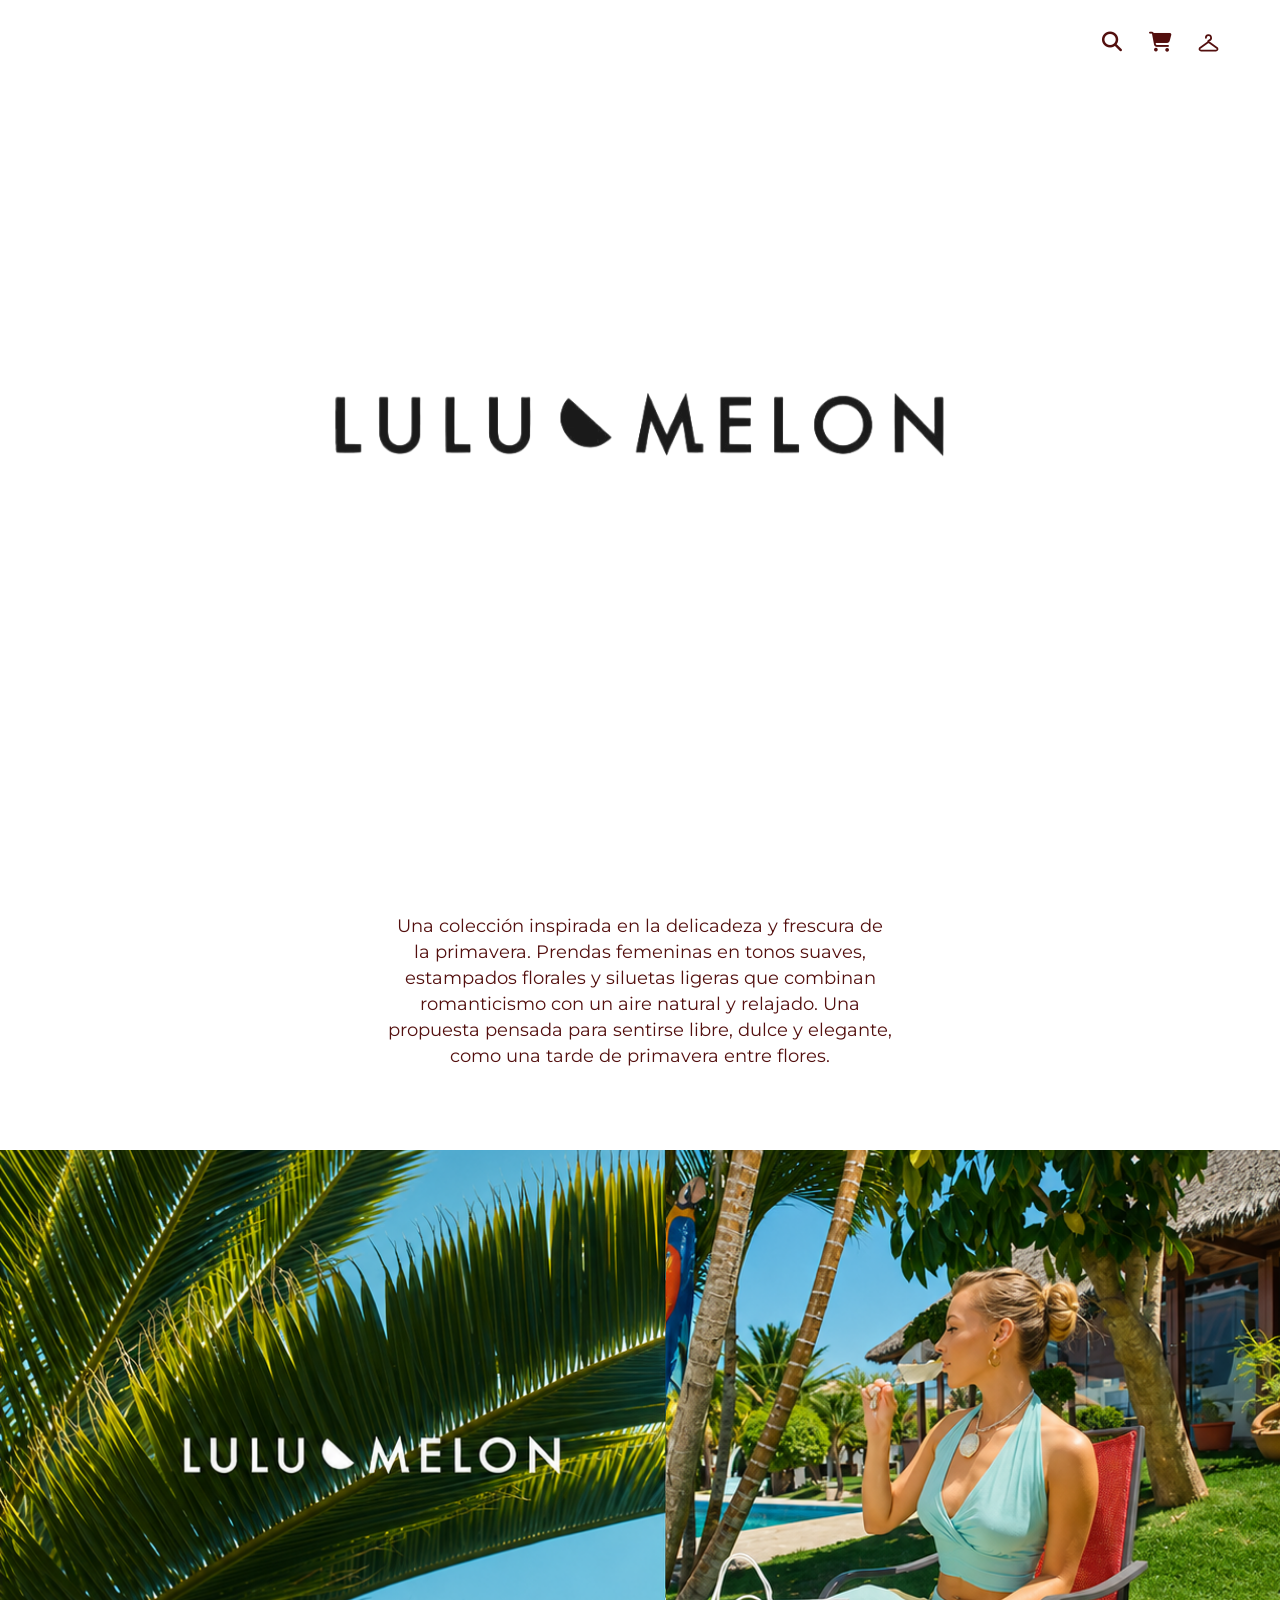
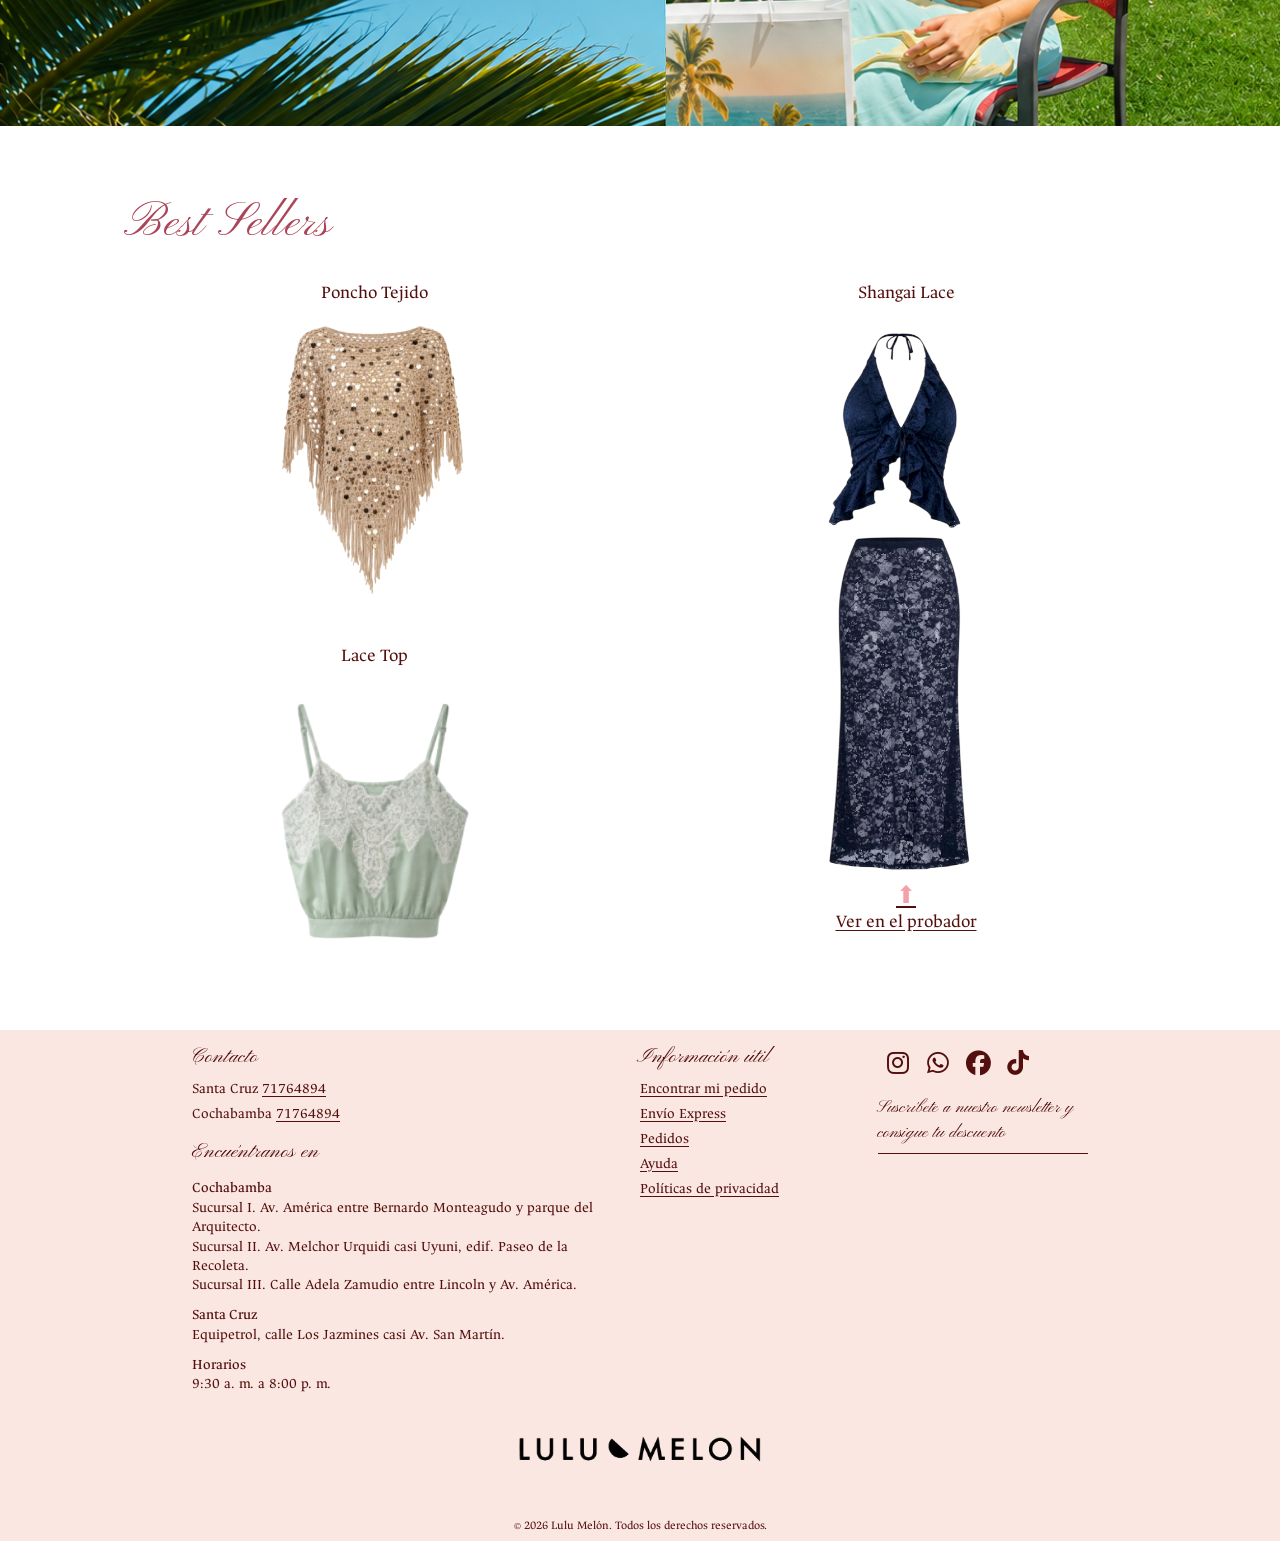
<file: index.html>
<!DOCTYPE html>
<html lang="es-BO">

<head>
    <meta charset="UTF-8">
    <meta name="viewport" content="width=device-width, initial-scale=1">
    <title>Lulu Melón | Inicio</title>

    <link rel="preconnect" href="https://fonts.googleapis.com">
    <link rel="preconnect" href="https://fonts.gstatic.com" crossorigin>
    <link rel="stylesheet"
        href="https://fonts.googleapis.com/css2?family=Ancizar+Serif:wght@300;400;500&family=Kapakana&family=Montserrat:wght@400;500&display=swap">

    <link rel="stylesheet" href="globals.css">
    <link rel="stylesheet" href="style.css">
    <link rel="stylesheet" href="https://cdnjs.cloudflare.com/ajax/libs/font-awesome/6.7.2/css/all.min.css">
    <script src="carrito.js" defer></script>
    <script src="inicio.js" defer></script>
</head>

<body>
    <a class="skip-link" href="#contenido">Saltar al contenido</a>

    <header class="site-header">
        <details class="site-menu">
            <summary class="site-menu__toggle">
                <i class="fa-solid fa-bars" aria-hidden="true"></i>
                <span class="visually-hidden">Menú principal</span>
            </summary>

            <nav class="site-menu__panel" aria-label="Navegación principal">
                <ul class="site-menu__list" role="list">
                    <li class="site-menu__item">
                        <a class="site-menu__link" href="index.html" aria-current="page">
                            Inicio
                        </a>
                    </li>
                    <li class="site-menu__item">
                        <a class="site-menu__link" href="probador.html">Probador</a>
                    </li>
                    <li class="site-menu__item">
                        <a class="site-menu__link" href="sobre-nosotros.html">
                            Sobre Nosotros
                        </a>
                    </li>
                </ul>
            </nav>
        </details>

        <a class="site-header__brand" href="index.html">
            <img src="logo_lulumelon_.png" width="150" height="90" alt="Lulu Melón, inicio">
        </a>

        <nav class="site-header__actions" aria-label="Accesos de la tienda">
            <a class="site-header__action" href="catalogo.html" aria-label="Buscar en el catálogo"
                title="Buscar en el catálogo">
                <i class="fa-solid fa-magnifying-glass" aria-hidden="true"></i>
            </a>
            <a class="site-header__action" href="carrito.html" aria-label="Carrito">
                <i class="fa-solid fa-cart-shopping" aria-hidden="true"></i>
            </a>
            <a class="site-header__action" href="probador.html" aria-label="Probador" title="Probador">
                <i class="fa-solid fa-clothes-hanger" aria-hidden="true">
                    <svg viewBox="0 0 24 24" focusable="false">
                        <path
                            d="M9.5 7.5a2.5 2.5 0 1 1 3.1 2.42c-.76.25-1.1.8-1.1 1.58v.25L3.5 17.6a1.5 1.5 0 0 0 1.38 2.15h14.24a1.5 1.5 0 0 0 1.38-2.15l-8-5.85" />
                    </svg>
                </i>
            </a>
        </nav>
    </header>
    <div class="home-splash" id="home-splash" role="status" hidden>
        <img class="home-splash__logo" src="logo_lulumelon_.png" alt="Lulu Melón" fetchpriority="high">
        <span class="visually-hidden">Cargando el inicio</span>
    </div>

    <main id="contenido">
        <section class="collection" aria-labelledby="collection-title">
            <img class="collection__hero" src="im-inicio.png" width="393" height="437"
                alt="Seventh Collection, 19 de abril a las 4 p. m. Prendas de la colección en un perchero rodeado de vegetación."
                fetchpriority="high">

            <header class="collection__intro">
                <h1 class="collection__title" id="collection-title" lang="en">
                    Collection The Vacation Edit
                </h1>
                <p class="collection__season" lang="en">Collection Summer 26</p>
                <p class="collection__description">
                    Una colección inspirada en la delicadeza y frescura de la primavera.
                    Prendas femeninas en tonos suaves, estampados florales y siluetas
                    ligeras que combinan romanticismo con un aire natural y relajado.
                    Una propuesta pensada para sentirse libre, dulce y elegante, como
                    una tarde de primavera entre flores.
                </p>
            </header>

            <figure class="collection__editorial">
                <img class="collection__photo" src="palmeras.png" alt="Palmeras junto al mar" loading="lazy">
                <img class="collection__photo" src="foto home.png"
                    alt="Modelo con un conjunto verde claro en una terraza" loading="lazy">
            </figure>
        </section>

        <section class="best-sellers" aria-labelledby="best-sellers-title">
            <h2 class="best-sellers__title" id="best-sellers-title" lang="en">
                Best Sellers
            </h2>

            <ul class="best-sellers__list" role="list">
                <li class="best-sellers__item best-sellers__item--poncho">
                    <figure class="product-card">
                        <figcaption class="product-card__name">Poncho Tejido</figcaption>
                        <img class="product-card__image" src="poncho_tejido.png" alt="Poncho beige tejido con flecos"
                            loading="lazy">
                    </figure>
                </li>

                <li class="best-sellers__item best-sellers__item--featured">
                    <figure class="product-card">
                        <figcaption class="product-card__name">Shangai Lace</figcaption>
                        <img class="product-card__image product-card__image--tall" src="shangai_lace.png"
                            alt="Conjunto azul oscuro de encaje con top y falda larga" loading="lazy">
                    </figure>
                    <a class="best-sellers__link" href="catalogo.html">
                        <span class="best-sellers__arrow" aria-hidden="true">⬆</span>
                        Ver en el probador<span class="visually-hidden">, Shangai Lace</span>
                    </a>
                </li>

                <li class="best-sellers__item best-sellers__item--lace-top">
                    <figure class="product-card">
                        <figcaption class="product-card__name">Lace Top</figcaption>
                        <img class="product-card__image" src="lace_top.png" alt="Top verde claro de encaje con tirantes"
                            loading="lazy">
                    </figure>
                </li>
            </ul>
        </section>
    </main>

    <footer class="site-footer">
        <div class="site-footer__grid">
            <section class="site-footer__section" aria-labelledby="contacto-title">
                <h2 class="site-footer__title" id="contacto-title">Contacto</h2>

                <address class="site-footer__contact">
                    <ul class="site-footer__list" role="list">
                        <li>Santa Cruz <a href="https://wa.me/59171764894">71764894</a></li>
                        <li>Cochabamba <a href="https://wa.me/59171764894">71764894</a></li>
                    </ul>

                    <h3 class="site-footer__subtitle">Encuéntranos en</h3>
                    <dl class="site-footer__locations">
                        <dt>Cochabamba</dt>
                        <dd>
                            Sucursal I. Av. América entre Bernardo Monteagudo y
                            parque del Arquitecto.
                        </dd>
                        <dd>
                            Sucursal II. Av. Melchor Urquidi casi Uyuni,
                            edif. Paseo de la Recoleta.
                        </dd>
                        <dd>
                            Sucursal III. Calle Adela Zamudio entre Lincoln y Av. América.
                        </dd>

                        <dt>Santa Cruz</dt>
                        <dd>Equipetrol, calle Los Jazmines casi Av. San Martín.</dd>

                        <dt>Horarios</dt>
                        <dd><time datetime="09:30">9:30 a. m.</time> a
                            <time datetime="20:00">8:00 p. m.</time>
                        </dd>
                    </dl>
                </address>
            </section>

            <nav class="site-footer__section" aria-labelledby="informacion-title">
                <h2 class="site-footer__title" id="informacion-title">
                    Información útil
                </h2>
                <ul class="site-footer__list" role="list">
                    <li><a href="encontrar-mi-pedido.html">Encontrar mi pedido</a></li>
                    <li><a href="envio-express.html">Envío Express</a></li>
                    <li><a href="pedidos.html">Pedidos</a></li>
                    <li><a href="ayuda.html">Ayuda</a></li>
                    <li><a href="privacidad.html">Políticas de privacidad</a></li>
                </ul>
            </nav>

            <section class="site-footer__section" aria-labelledby="redes-title">
                <h2 class="visually-hidden" id="redes-title">Redes sociales</h2>

                <ul class="site-footer__socials" role="list">
                    <li>
                        <a class="site-footer__social-link" href="https://www.instagram.com/lulumelon_bolivia/">
                            <i class="fa-brands fa-instagram"></i>
                        </a>
                    </li>
                    <li>
                        <a class="site-footer__social-link" href="https://wa.me/59171764894">
                            <i class="fa-brands fa-whatsapp"></i>
                        </a>
                    </li>
                    <li>
                        <a class="site-footer__social-link"
                            href="https://www.facebook.com/p/lulumelon_bolivia-100066455532348/">
                            <i class="fa-brands fa-facebook"></i>
                        </a>
                    </li>
                    <li>
                        <a class="site-footer__social-link" href="https://www.tiktok.com/@lulumelon_bol">
                            <i class="fa-brands fa-tiktok"></i>
                        </a>
                    </li>
                </ul>

                <p class="site-footer__newsletter">
                    <a href="newsletter.html">
                        Suscríbete a nuestro newsletter y consigue tu descuento
                    </a>
                </p>
            </section>
        </div>

        <img class="site-footer__brand" src="logo_lulumelon_.png" width="339" height="39" alt="Lulu Melón"
            loading="lazy">

        <small class="site-footer__copyright">
            © 2026 Lulu Melón. Todos los derechos reservados.
        </small>
    </footer>
</body>

</html>
</file>
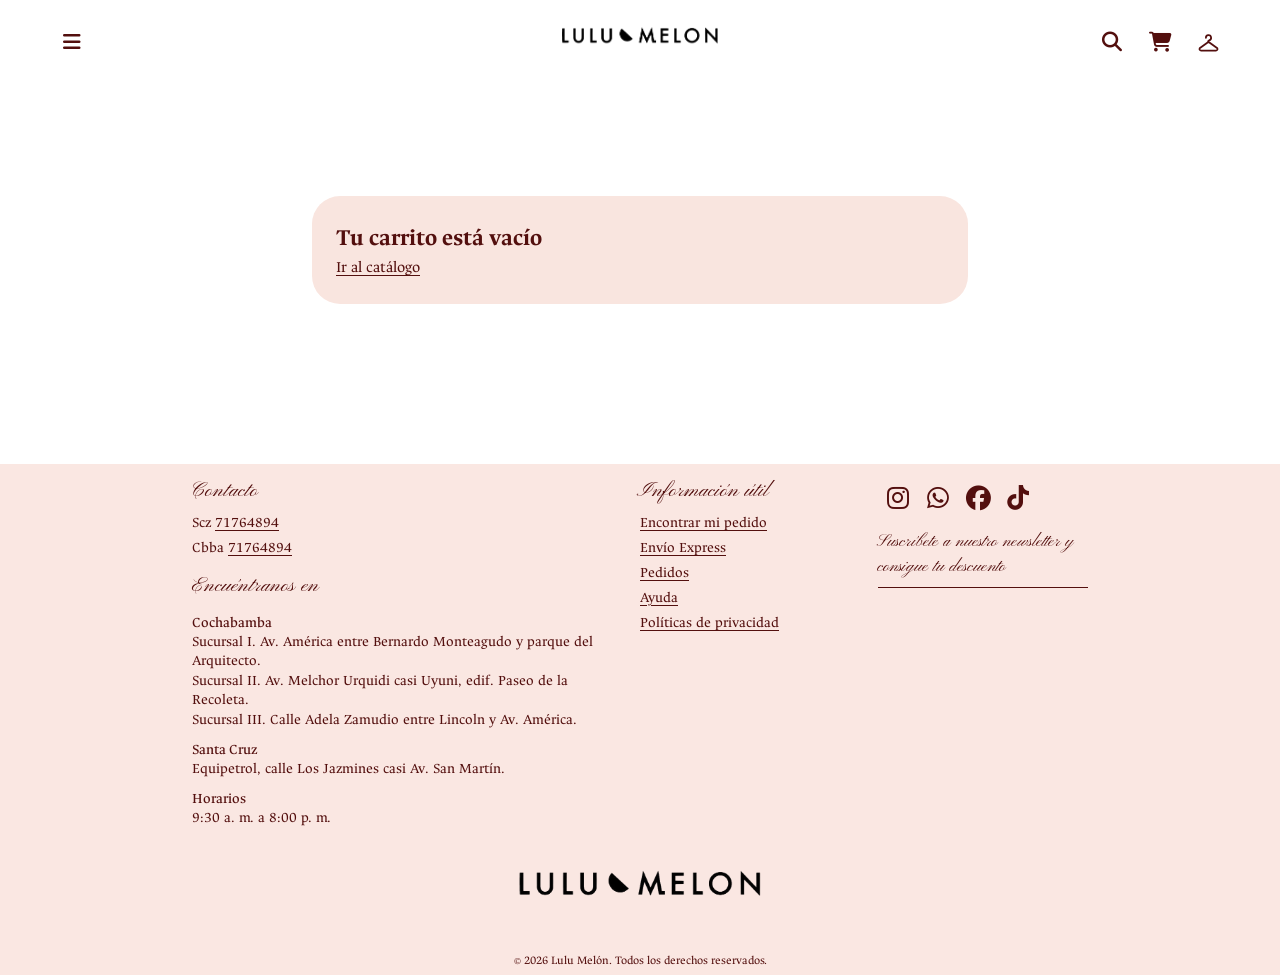
<file: carrito.html>
<!DOCTYPE html>
<html lang="es-BO">

<head>
    <meta charset="UTF-8">
    <meta name="viewport" content="width=device-width, initial-scale=1">
    <title>Carrito | Lulu Melón</title>

    <link rel="preconnect" href="https://fonts.googleapis.com">
    <link rel="preconnect" href="https://fonts.gstatic.com" crossorigin>
    <link rel="stylesheet"
        href="https://fonts.googleapis.com/css2?family=Ancizar+Serif:wght@300;400;500;700&family=Kapakana&family=Montserrat:wght@400;500;600&display=swap">
    <link rel="stylesheet" href="https://cdnjs.cloudflare.com/ajax/libs/font-awesome/6.7.2/css/all.min.css">
    <link rel="stylesheet" href="globals.css">
    <link rel="stylesheet" href="carrito.css">
    <script src="carrito.js" defer></script>
</head>

<body>
    <a class="skip-link" href="#contenido">Saltar al contenido</a>

    <header class="site-header">
        <details class="site-menu">
            <summary class="site-menu__toggle">
                <i class="fa-solid fa-bars" aria-hidden="true"></i>
                <span class="visually-hidden">Menú principal</span>
            </summary>

            <nav class="site-menu__panel" aria-label="Navegación principal">
                <ul class="site-menu__list" role="list">
                    <li class="site-menu__item">
                        <a class="site-menu__link" href="index.html">Inicio</a>
                    </li>
                    <li class="site-menu__item">
                        <a class="site-menu__link" href="probador.html">Probador</a>
                    </li>
                    <li class="site-menu__item">
                        <a class="site-menu__link" href="sobre-nosotros.html">Sobre Nosotros</a>
                    </li>
                </ul>
            </nav>
        </details>

        <a class="site-header__brand" href="index.html">
            <img src="logo_lulumelon_.png" width="118" height="45" alt="Lulu Melón, inicio">
        </a>

        <nav class="site-header__actions" aria-label="Accesos de la tienda">
            <a class="site-header__action" href="catalogo.html" aria-label="Buscar en el catálogo" title="Buscar en el catálogo">
                <i class="fa-solid fa-magnifying-glass" aria-hidden="true"></i>
            </a>
            <a class="site-header__action" href="carrito.html" aria-label="Carrito" aria-current="page">
                <i class="fa-solid fa-cart-shopping" aria-hidden="true"></i>
            </a>
            <a class="site-header__action" href="probador.html" aria-label="Probador" title="Probador">
                <i class="fa-solid fa-clothes-hanger" aria-hidden="true">
                    <svg viewBox="0 0 24 24" focusable="false">
                        <path d="M9.5 7.5a2.5 2.5 0 1 1 3.1 2.42c-.76.25-1.1.8-1.1 1.58v.25L3.5 17.6a1.5 1.5 0 0 0 1.38 2.15h14.24a1.5 1.5 0 0 0 1.38-2.15l-8-5.85" />
                    </svg>
                </i>
            </a>
        </nav>
    </header>

    <main class="cart" id="contenido">
        <h1 class="visually-hidden">Tu carrito</h1>
        <p class="visually-hidden" id="cart-status" role="status"></p>

        <noscript>Activa JavaScript para ver y gestionar tu carrito.</noscript>

        <section class="cart__empty" id="cart-empty" hidden>
            <h2>Tu carrito está vacío</h2>
            <a href="catalogo.html">Ir al catálogo</a>
        </section>

        <div id="cart-content" hidden>
            <ul class="cart__list" id="cart-items" role="list" aria-label="Productos"></ul>

            <section class="cart-summary" aria-labelledby="cart-summary-title">
                <h2 id="cart-summary-title">Resumen de tu pedido</h2>
                <dl class="cart-summary__list">
                    <div class="cart-summary__row">
                        <dt><i class="fa-solid fa-bag-shopping" aria-hidden="true"></i> Número de productos</dt>
                        <dd id="cart-units">0</dd>
                    </div>
                    <div class="cart-summary__row">
                        <dt><i class="fa-solid fa-tag" aria-hidden="true"></i> Total de la orden</dt>
                        <dd id="cart-subtotal">0 Bs</dd>
                    </div>
                    <div class="cart-summary__row">
                        <dt><i class="fa-solid fa-ticket" aria-hidden="true"></i> Descuento</dt>
                        <dd>0 Bs</dd>
                    </div>
                    <div class="cart-summary__row cart-summary__row--total">
                        <dt>Total</dt>
                        <dd id="cart-total">0 Bs</dd>
                    </div>
                </dl>
            </section>

            <form class="cart-checkout" id="cart-checkout" novalidate>
                <fieldset class="cart-payment">
                    <legend class="visually-hidden">Método de pago o entrega</legend>
                    <p class="cart-payment__title" aria-hidden="true">
                        <i class="fa-regular fa-credit-card"></i> Método de Pago
                    </p>

                    <div class="cart-payment__options">
                        <label class="cart-payment__option">
                            <input class="visually-hidden" type="radio" name="metodo" value="efectivo" required>
                            <span><i class="fa-regular fa-money-bill-1" aria-hidden="true"></i>Efectivo</span>
                        </label>
                        <label class="cart-payment__option">
                            <input class="visually-hidden" type="radio" name="metodo" value="tarjeta">
                            <span><i class="fa-regular fa-credit-card" aria-hidden="true"></i>Tarjeta</span>
                        </label>
                        <label class="cart-payment__option">
                            <input class="visually-hidden" type="radio" name="metodo" value="qr">
                            <span><i class="fa-solid fa-qrcode" aria-hidden="true"></i>QR</span>
                        </label>
                        <label class="cart-payment__option">
                            <input class="visually-hidden" type="radio" name="metodo" value="delivery">
                            <span><i class="fa-solid fa-truck" aria-hidden="true"></i>Delivery</span>
                        </label>
                        <label class="cart-payment__option">
                            <input class="visually-hidden" type="radio" name="metodo" value="recojo">
                            <span><i class="fa-solid fa-store" aria-hidden="true"></i>Recojo</span>
                        </label>
                    </div>
                </fieldset>

                <div class="cart-checkout__actions">
                    <button class="cart-button cart-checkout__pay" type="submit">Pagar</button>
                    <a class="cart-button cart-button--probador" href="probador.html">Probador</a>
                </div>
            </form>
        </div>

        <dialog class="checkout-dialog" id="checkout-dialog" aria-labelledby="checkout-title">
            <div class="checkout-dialog__card">
                <button class="checkout-dialog__close" id="checkout-close" type="button"
                    aria-label="Cerrar forma de pago" autofocus>
                    <i class="fa-solid fa-xmark" aria-hidden="true"></i>
                </button>

                <h2 id="checkout-title"></h2>
                <p class="checkout-dialog__reference" id="checkout-reference"></p>
                <ul class="checkout-dialog__products" id="checkout-products" role="list"></ul>
                <p id="checkout-message"></p>

                <img class="checkout-dialog__qr" id="checkout-qr" alt="QR de pago de Lulu Melón" hidden>

                <iframe class="checkout-dialog__map" id="checkout-map" title="Mapa del punto de recojo en Santa Cruz"
                    loading="lazy" hidden></iframe>

                <form class="checkout-dialog__form" id="checkout-form" novalidate>
                    <fieldset class="checkout-dialog__fields" id="checkout-card-fields" hidden disabled>
                        <legend>Datos de tarjeta</legend>

                        <label for="checkout-card-number">Número de tarjeta</label>
                        <input id="checkout-card-number" name="tarjeta" inputmode="numeric"
                            autocomplete="cc-number" maxlength="19" pattern="[0-9 ]{15,19}">

                        <label for="checkout-card-expiry">Vencimiento</label>
                        <input id="checkout-card-expiry" name="vencimiento" inputmode="text"
                            autocomplete="cc-exp" maxlength="5" placeholder="MM/AA" pattern="(0[1-9]|1[0-2])/[0-9]{2}">

                        <label for="checkout-card-cvv">CVV</label>
                        <input id="checkout-card-cvv" name="cvv" inputmode="numeric"
                            autocomplete="cc-csc" maxlength="4" pattern="[0-9]{3,4}">
                    </fieldset>

                    <fieldset class="checkout-dialog__fields" id="checkout-fields" hidden disabled>
                        <legend>Datos de contacto</legend>

                        <label for="checkout-name">Nombre completo</label>
                        <input id="checkout-name" name="nombre" autocomplete="name" maxlength="80" required>

                        <label for="checkout-phone">Número de celular</label>
                        <input id="checkout-phone" name="telefono" type="tel" autocomplete="tel" maxlength="24"
                            pattern="[+0-9 ()-]{7,24}" required>

                        <label for="checkout-address" id="checkout-address-label" hidden>Dirección de entrega</label>
                        <textarea id="checkout-address" name="direccion" autocomplete="street-address" maxlength="180"
                            rows="2" hidden disabled></textarea>
                    </fieldset>

                    <a class="cart-button cart-button--secondary" id="checkout-card-link" target="_blank"
                        rel="noopener noreferrer" hidden>
                        Ir al pago con tarjeta
                    </a>

                    <div class="checkout-dialog__actions">
                        <button class="cart-button" type="submit">
                            <i class="fa-brands fa-whatsapp" aria-hidden="true"></i>
                            Ver pedido
                        </button>
                        <button class="cart-button cart-button--ready" id="checkout-ready" type="button">
                            Compra lista
                        </button>
                    </div>
                </form>
            </div>
        </dialog>

        <dialog class="purchase-dialog" id="purchase-dialog" aria-labelledby="purchase-dialog-title">
            <div class="purchase-dialog__card">
                <button class="checkout-dialog__close" id="purchase-close" type="button" aria-label="Cerrar confirmación">
                    <i class="fa-solid fa-xmark" aria-hidden="true"></i>
                </button>
                <i class="fa-solid fa-circle-check purchase-dialog__icon" aria-hidden="true"></i>
                <h2 id="purchase-dialog-title">Ya realizaste tu pago</h2>
                <p>Tu pedido quedó registrado correctamente.</p>
                <a class="cart-button" href="compra.html">Ver factura</a>
            </div>
        </dialog>
    </main>

    <footer class="site-footer">
        <div class="site-footer__grid">
            <section class="site-footer__section" aria-labelledby="contacto-title">
                <h2 class="site-footer__title" id="contacto-title">Contacto</h2>
                <address class="site-footer__contact">
                    <ul class="site-footer__list" role="list">
                        <li>Scz <a href="https://wa.me/59171764894">71764894</a></li>
                        <li>Cbba <a href="https://wa.me/59171764894">71764894</a></li>
                    </ul>

                    <h3 class="site-footer__subtitle">Encuéntranos en</h3>
                    <dl class="site-footer__locations">
                        <dt>Cochabamba</dt>
                        <dd>Sucursal I. Av. América entre Bernardo Monteagudo y parque del Arquitecto.</dd>
                        <dd>Sucursal II. Av. Melchor Urquidi casi Uyuni, edif. Paseo de la Recoleta.</dd>
                        <dd>Sucursal III. Calle Adela Zamudio entre Lincoln y Av. América.</dd>
                        <dt>Santa Cruz</dt>
                        <dd>Equipetrol, calle Los Jazmines casi Av. San Martín.</dd>
                        <dt>Horarios</dt>
                        <dd><time datetime="09:30">9:30 a. m.</time> a <time datetime="20:00">8:00 p. m.</time></dd>
                    </dl>
                </address>
            </section>

            <nav class="site-footer__section" aria-labelledby="informacion-title">
                <h2 class="site-footer__title" id="informacion-title">Información útil</h2>
                <ul class="site-footer__list" role="list">
                    <li><a href="encontrar-mi-pedido.html">Encontrar mi pedido</a></li>
                    <li><a href="envio-express.html">Envío Express</a></li>
                    <li><a href="pedidos.html">Pedidos</a></li>
                    <li><a href="ayuda.html">Ayuda</a></li>
                    <li><a href="privacidad.html">Políticas de privacidad</a></li>
                </ul>
            </nav>

            <section class="site-footer__section" aria-labelledby="redes-title">
                <h2 class="visually-hidden" id="redes-title">Redes sociales</h2>
                <ul class="site-footer__socials" role="list">
                    <li><a class="site-footer__social-link" href="https://www.instagram.com/lulumelon_bolivia/"
                            aria-label="Instagram">
                            <i class="fa-brands fa-instagram" aria-hidden="true"></i>
                        </a></li>
                    <li><a class="site-footer__social-link" href="https://wa.me/59171764894"
                            aria-label="WhatsApp de Santa Cruz">
                            <i class="fa-brands fa-whatsapp" aria-hidden="true"></i>
                        </a></li>
                    <li><a class="site-footer__social-link"
                            href="https://www.facebook.com/p/lulumelon_bolivia-100066455532348/" aria-label="Facebook">
                            <i class="fa-brands fa-facebook" aria-hidden="true"></i>
                        </a></li>
                    <li><a class="site-footer__social-link" href="https://www.tiktok.com/@lulumelon_bol"
                            aria-label="TikTok">
                            <i class="fa-brands fa-tiktok" aria-hidden="true"></i>
                        </a></li>
                </ul>

                <p class="site-footer__newsletter">
                    <a href="newsletter.html">Suscríbete a nuestro newsletter y consigue tu descuento</a>
                </p>
            </section>
        </div>
        <img class="site-footer__brand" src="logo_lulumelon_.png" alt="Lulu Melón" loading="lazy">
        <small class="site-footer__copyright">
            © 2026 Lulu Melón. Todos los derechos reservados.
        </small>
    </footer>

    <template id="cart-item-template">
        <li class="cart-item">
            <figure class="cart-item__visual">
                <img class="cart-item__image" alt="">
            </figure>

            <article class="cart-item__details">
                <h2 class="cart-item__name"></h2>
                <p class="cart-item__price"></p>
                <p class="cart-item__variants"></p>
                <p class="cart-item__description"></p>

                <div class="cart-item__controls">
                    <div class="cart-item__quantity" role="group" aria-label="Cantidad">
                        <button type="button" data-action="increase" aria-label="Aumentar cantidad">+</button>
                        <output class="cart-item__count"></output>
                        <button type="button" data-action="decrease" aria-label="Reducir cantidad">−</button>
                    </div>

                    <button class="cart-item__icon" type="button" data-action="favorite" aria-label="Favorito"
                        aria-pressed="false">
                        <i class="fa-regular fa-heart" aria-hidden="true"></i>
                    </button>

                    <button class="cart-item__icon" type="button" data-action="remove"
                        aria-label="Eliminar del carrito">
                        <i class="fa-solid fa-trash-can" aria-hidden="true"></i>
                    </button>
                </div>
            </article>

            <button class="cart-item__close" type="button" data-action="remove"
                aria-label="Quitar producto del carrito">
                <i class="fa-solid fa-xmark" aria-hidden="true"></i>
            </button>
        </li>
    </template>
</body>

</html>
</file>
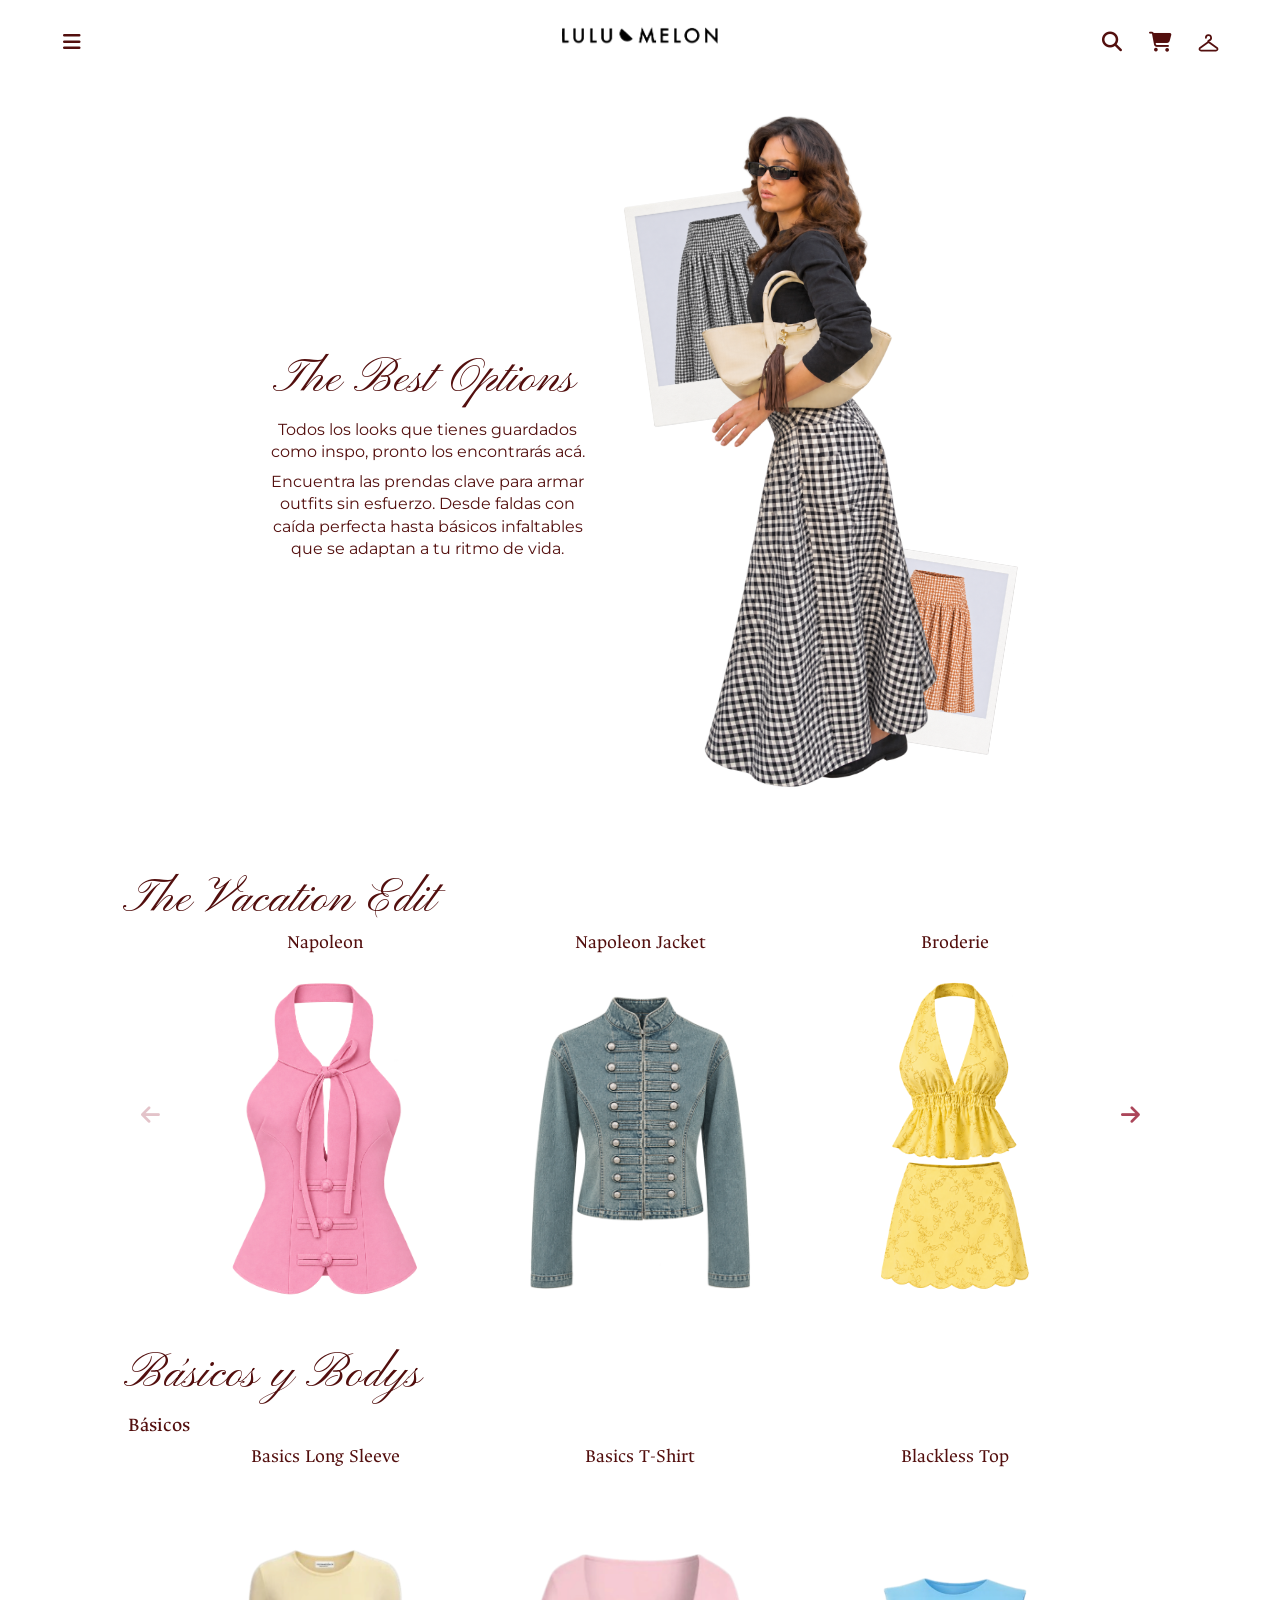
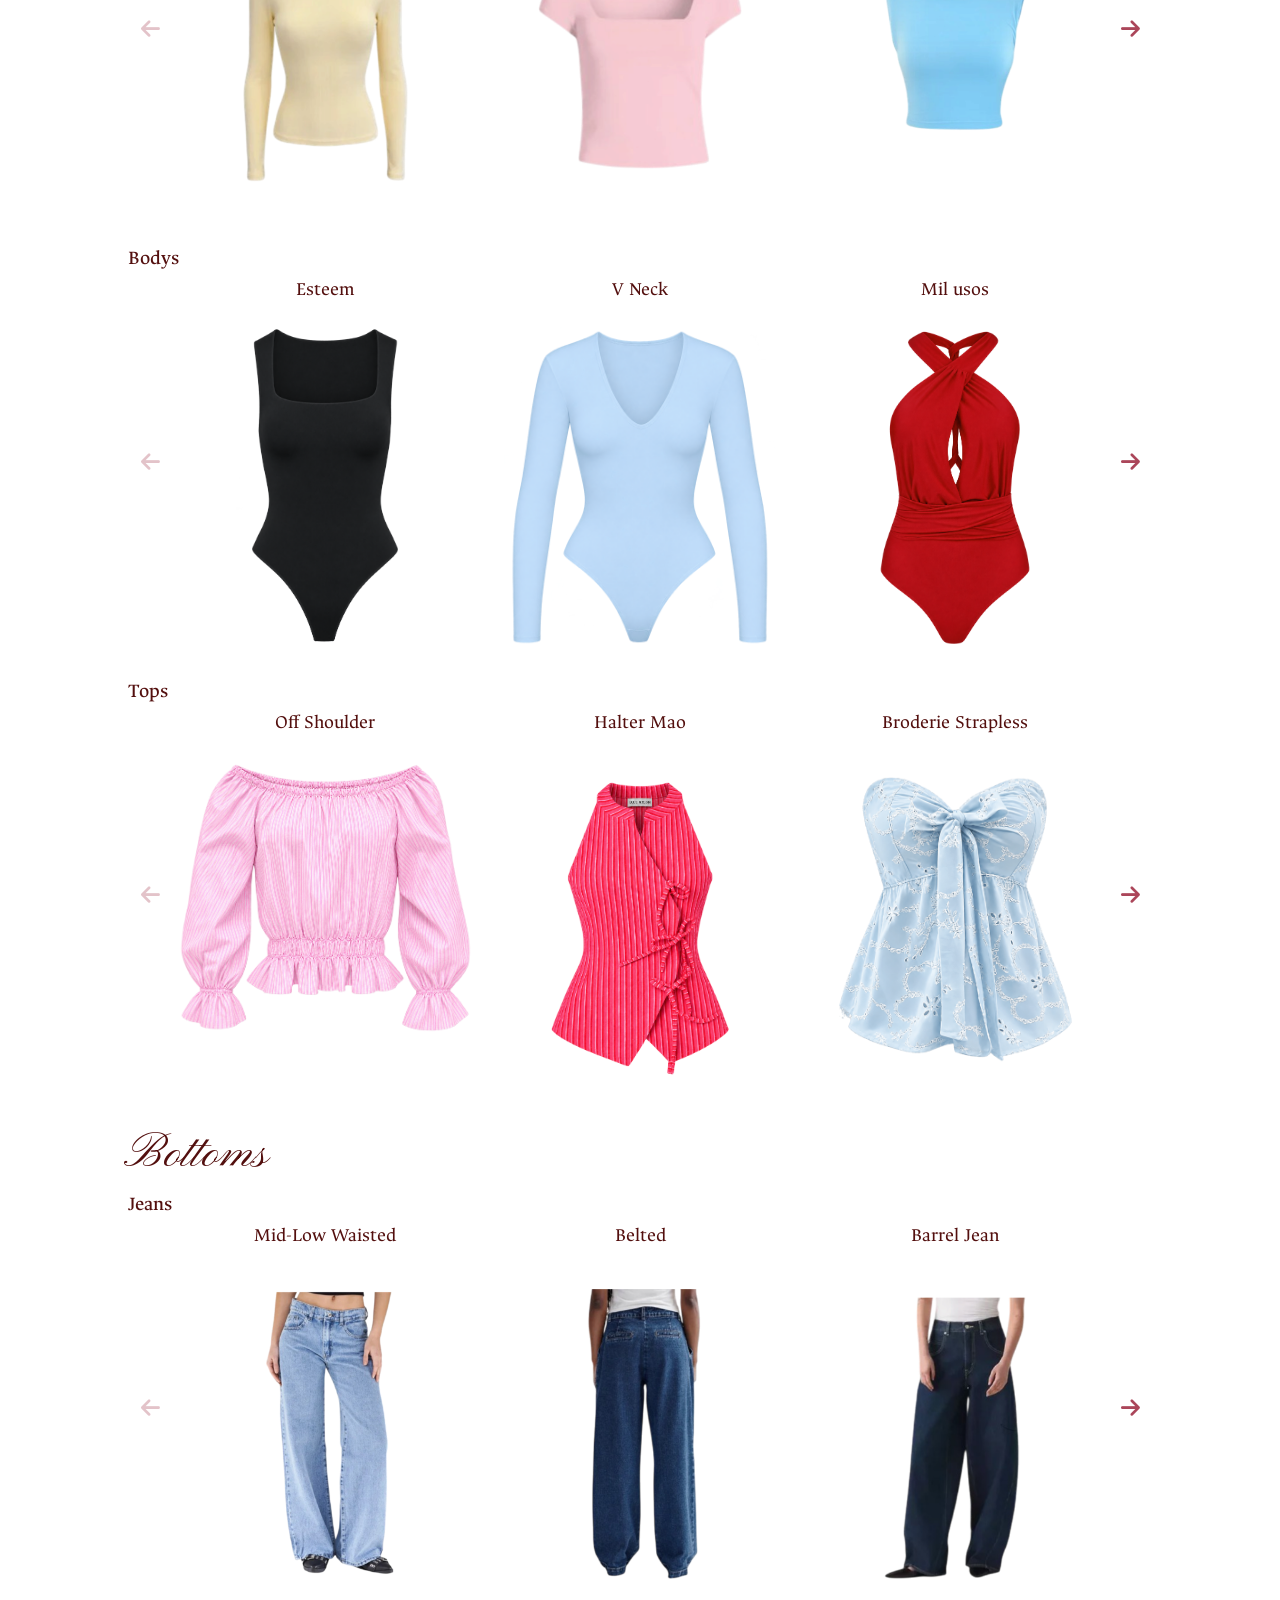
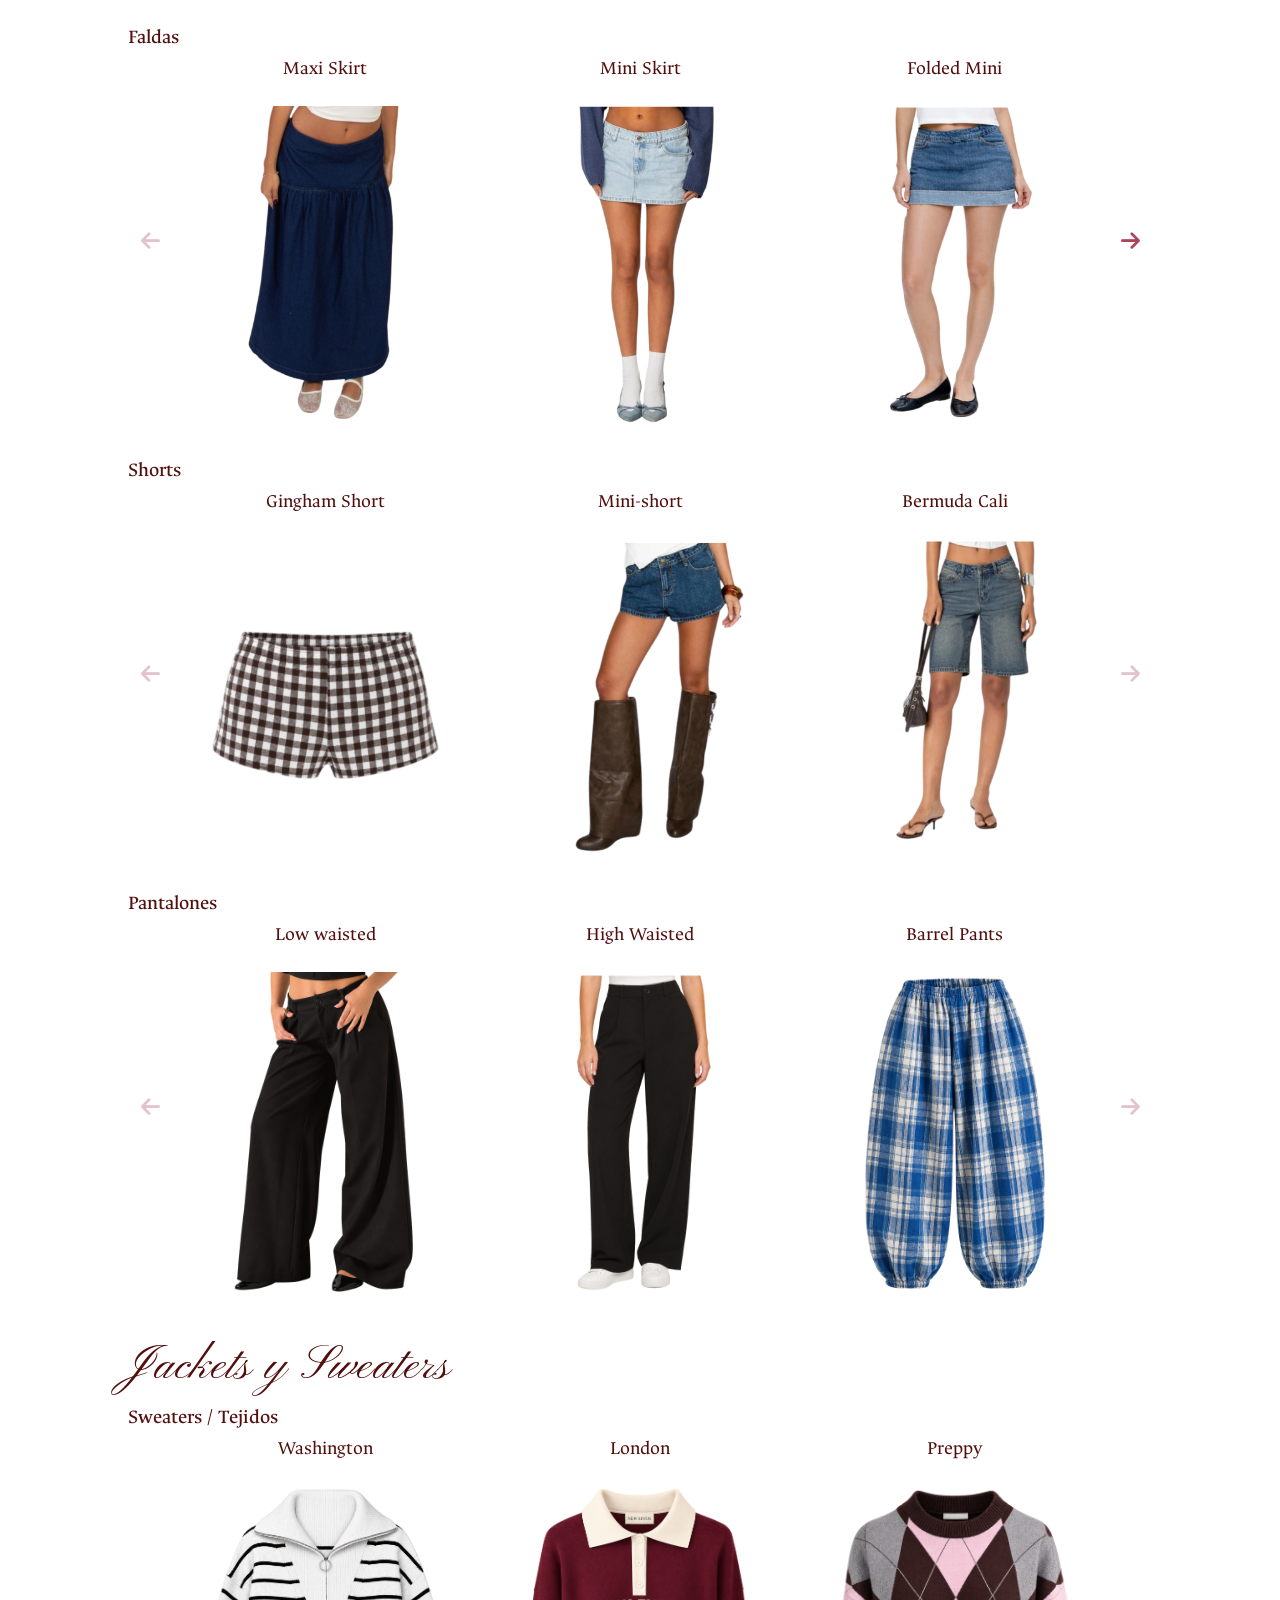
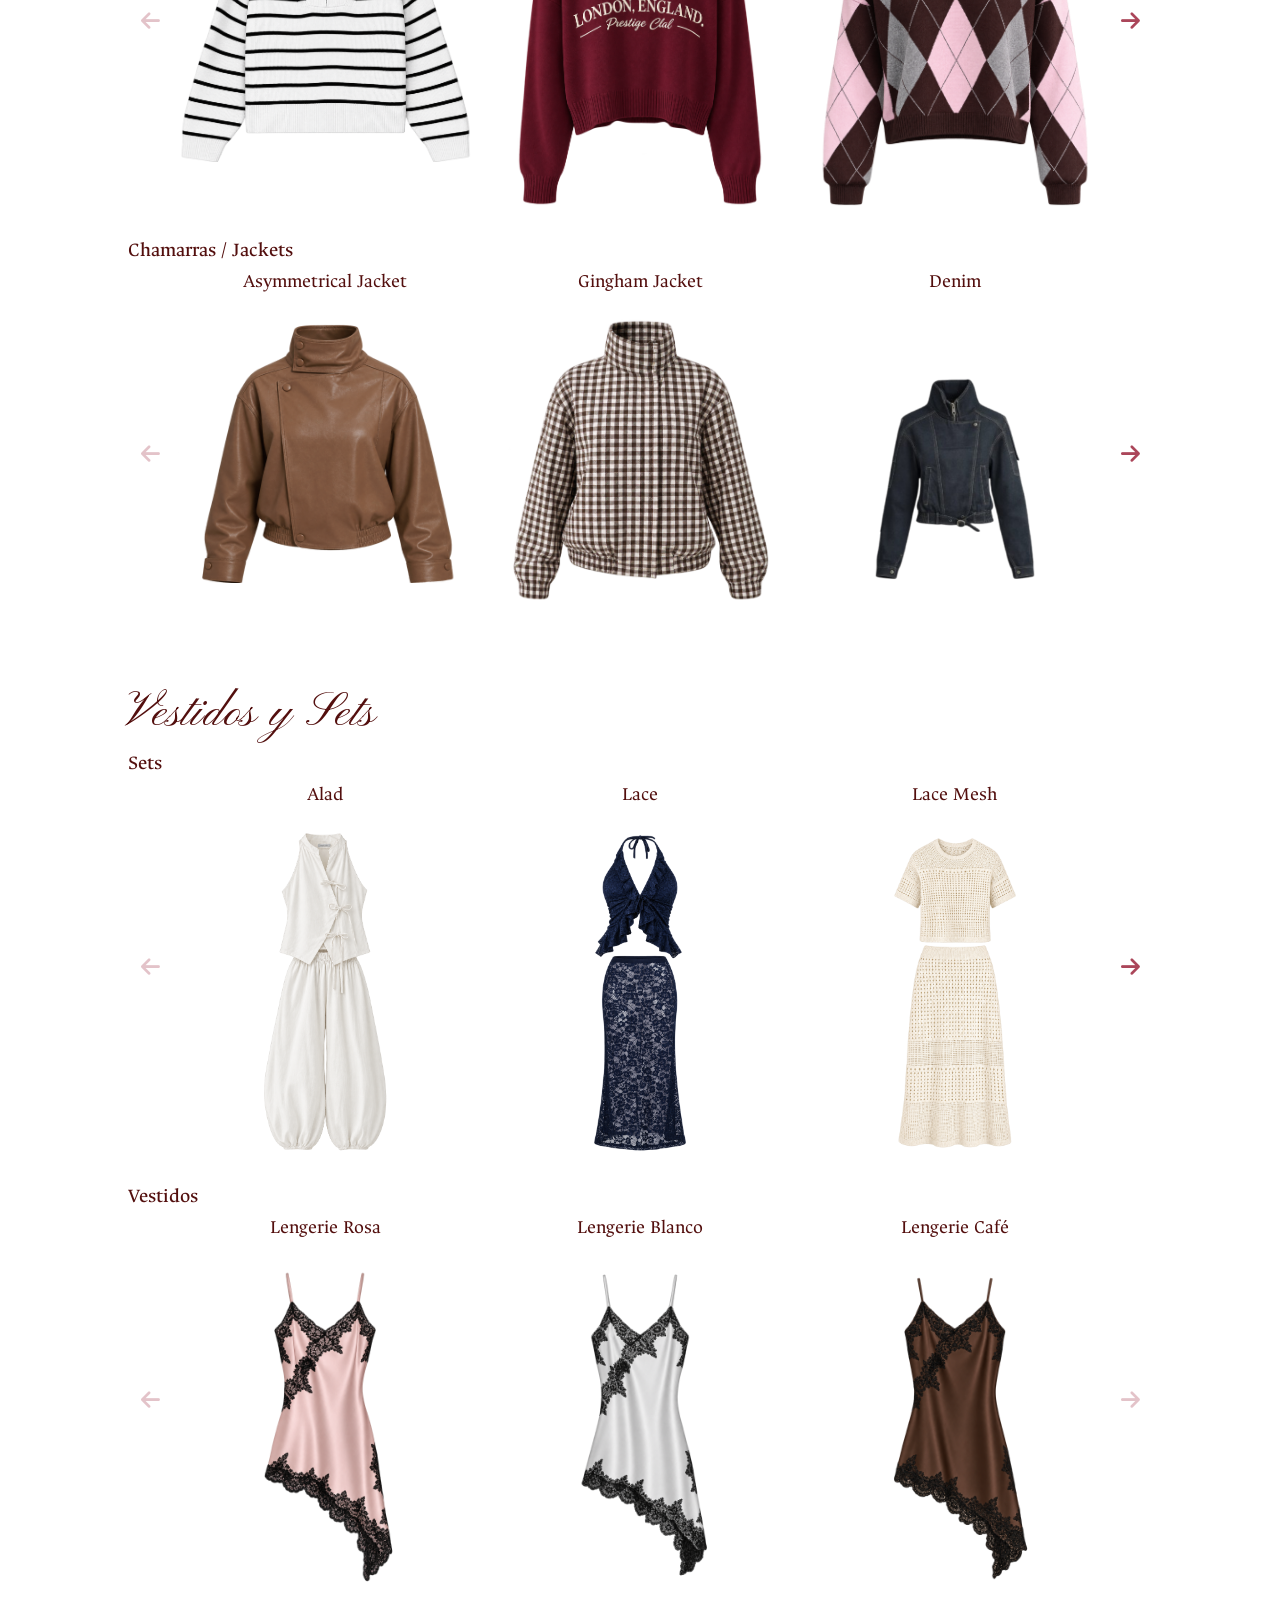
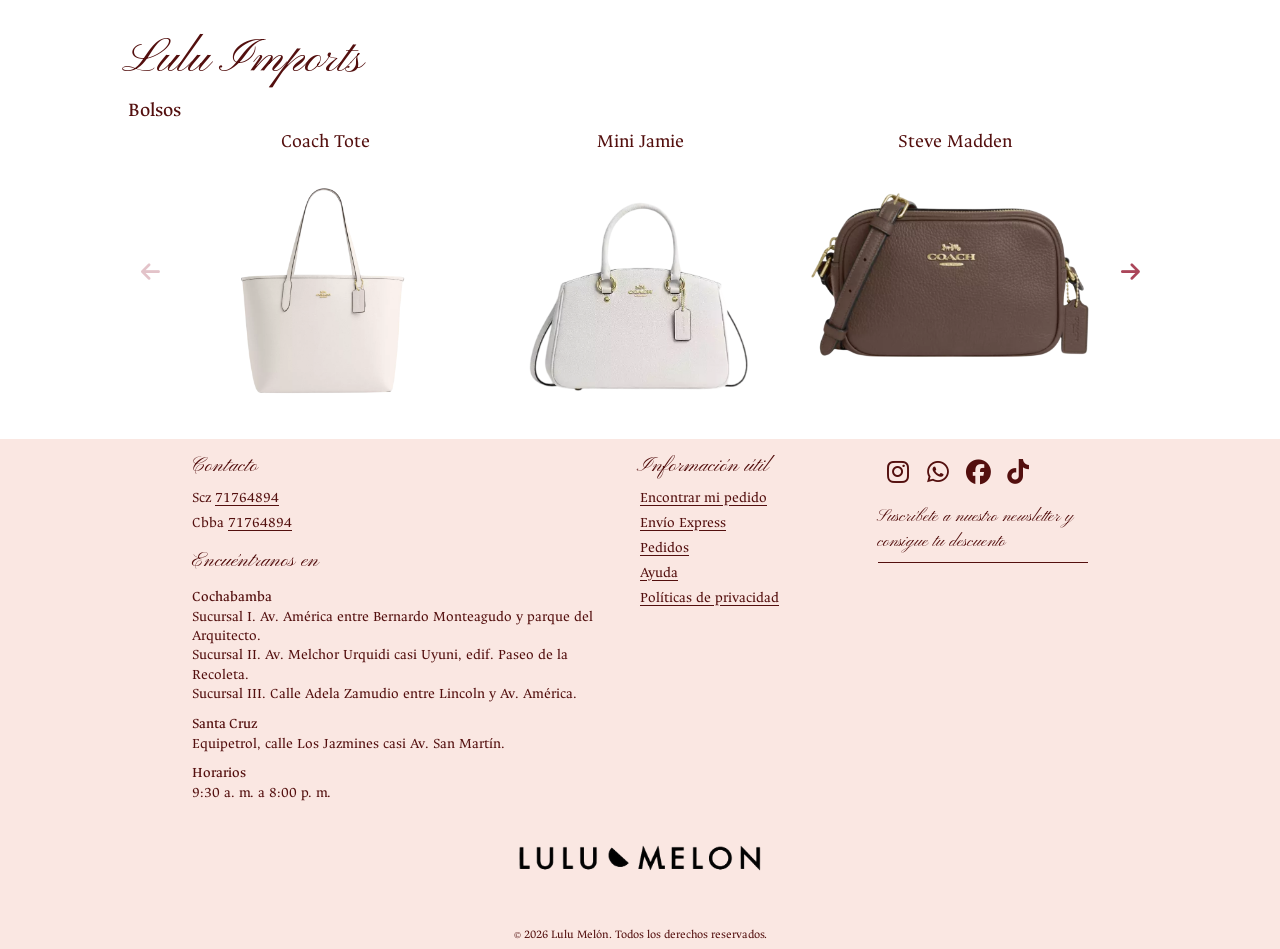
<file: catalogo.html>
<!DOCTYPE html>
<html lang="es-BO">

<head>
    <meta charset="UTF-8">
    <meta name="viewport" content="width=device-width, initial-scale=1">
    <title>Catálogo | Lulu Melón</title>

    <link rel="preconnect" href="https://fonts.googleapis.com">
    <link rel="preconnect" href="https://fonts.gstatic.com" crossorigin>
    <link rel="stylesheet"
        href="https://fonts.googleapis.com/css2?family=Ancizar+Serif:wght@300;400;500&family=Kapakana&family=Montserrat:wght@400;500&display=swap">
    <link rel="stylesheet" href="https://cdnjs.cloudflare.com/ajax/libs/font-awesome/6.7.2/css/all.min.css">
    <link rel="stylesheet" href="globals.css">
    <link rel="stylesheet" href="catalogo.css">
    <script src="catalogo.js" defer></script>
    <script src="carrito.js" defer></script>
</head>

<body>
    <a class="skip-link" href="#contenido">Saltar al contenido</a>

    <header class="site-header">
        <details class="site-menu">
            <summary class="site-menu__toggle">
                <i class="fa-solid fa-bars" aria-hidden="true"></i>
                <span class="visually-hidden">Menú principal</span>
            </summary>

            <nav class="site-menu__panel" aria-label="Navegación principal">
                <ul class="site-menu__list" role="list">
                    <li class="site-menu__item">
                        <a class="site-menu__link" href="index.html">Inicio</a>
                    </li>
                    <li class="site-menu__item">
                        <a class="site-menu__link" href="probador.html">
                            Probador
                        </a>
                    </li>
                    <li class="site-menu__item">
                        <a class="site-menu__link" href="sobre-nosotros.html">
                            Sobre Nosotros
                        </a>
                    </li>
                </ul>
            </nav>
        </details>

        <a class="site-header__brand" href="index.html">
            <img src="logo_lulumelon_.png" width="118" height="45" alt="Lulu Melón, inicio">
        </a>

        <nav class="site-header__actions" aria-label="Accesos de la tienda">
            <a class="site-header__action" href="catalogo.html" aria-label="Buscar en el catálogo"
                title="Buscar en el catálogo">
                <i class="fa-solid fa-magnifying-glass" aria-hidden="true"></i>
            </a>
            <a class="site-header__action" href="carrito.html" aria-label="Carrito">
                <i class="fa-solid fa-cart-shopping" aria-hidden="true"></i>
            </a>
            <a class="site-header__action" href="probador.html" aria-label="Probador" title="Probador">
                <i class="fa-solid fa-clothes-hanger" aria-hidden="true">
                    <svg viewBox="0 0 24 24" focusable="false">
                        <path
                            d="M9.5 7.5a2.5 2.5 0 1 1 3.1 2.42c-.76.25-1.1.8-1.1 1.58v.25L3.5 17.6a1.5 1.5 0 0 0 1.38 2.15h14.24a1.5 1.5 0 0 0 1.38-2.15l-8-5.85" />
                    </svg>
                </i>
            </a>
        </nav>
    </header>

    <main class="catalog" id="contenido">
        <section class="catalog__hero" aria-labelledby="catalogo-title">
            <header class="catalog__intro">
                <h1 class="catalog__title" id="catalogo-title">
                    <span class="visually-hidden">Catálogo de Lulu Melón</span>
                    <span lang="en">The Best Options</span>
                </h1>
                <p class="catalog__description">
                    Todos los looks que tienes guardados como inspo, pronto los
                    encontrarás acá.
                </p>
                <p class="catalog__description">
                    Encuentra las prendas clave para armar outfits sin esfuerzo.
                    Desde faldas con caída perfecta hasta básicos infaltables que
                    se adaptan a tu ritmo de vida.
                </p>
            </header>

            <div class="catalog__hero-visual">
                <figure class="catalog__hero-photo catalog__hero-photo--back-one">
                    <img src="Falda Gingham en Marco Polaroid (1).png" alt="Prenda Lace Top" loading="lazy">
                </figure>
                <figure class="catalog__hero-photo catalog__hero-photo--back-two">
                    <img src="Falda Gingham en Marco Polaroid.png" alt="Prenda Shangai Lace" loading="lazy">
                </figure>
                <img class="catalog__hero-image" src="Mujer elegante con falda gingham y bolso.png"
                    alt="Mujer elegante con falda gingham y bolso" fetchpriority="high">
            </div>
        </section>

        <section class="catalog__section" aria-labelledby="vacation-title">
            <h2 class="catalog__title" id="vacation-title" lang="en">The Vacation Edit</h2>

            <section class="catalog-carousel" aria-labelledby="vacation-title">
                <ul class="catalog-carousel__track" id="vacation-prendas" role="list" tabindex="0"
                    aria-labelledby="vacation-title">
                    <li class="catalog-card">
                        <figure class="catalog-card__figure">
                            <figcaption class="catalog-card__name">Napoleon</figcaption>
                            <img class="catalog-card__image" src="vac-edit/napoleaon.png" alt="Napoleon" loading="lazy">
                        </figure>
                    </li>
                    <li class="catalog-card">
                        <figure class="catalog-card__figure">
                            <figcaption class="catalog-card__name">Napoleon Jacket</figcaption>
                            <img class="catalog-card__image" src="vac-edit/napoleon jacket.png" alt="Napoleon Jacket"
                                loading="lazy">
                        </figure>
                    </li>
                    <li class="catalog-card">
                        <figure class="catalog-card__figure">
                            <figcaption class="catalog-card__name">Broderie</figcaption>
                            <img class="catalog-card__image" src="vac-edit/Broderie.png" alt="Broderie" loading="lazy">
                        </figure>
                    </li>
                    <li class="catalog-card">
                        <figure class="catalog-card__figure">
                            <figcaption class="catalog-card__name">Smocked</figcaption>
                            <img class="catalog-card__image" src="vac-edit/Smocked.png" alt="Smocked" loading="lazy">
                        </figure>
                    </li>
                    <li class="catalog-card">
                        <figure class="catalog-card__figure">
                            <figcaption class="catalog-card__name">Shangai</figcaption>
                            <img class="catalog-card__image" src="vac-edit/Shangai.png" alt="Shangai" loading="lazy">
                        </figure>
                    </li>
                </ul>
            </section>
        </section>

        <section class="catalog__section" aria-labelledby="basicos-title">
            <h2 class="catalog__title" id="basicos-title">Básicos y Bodys</h2>

            <section class="catalog-carousel" aria-labelledby="tops-basicos-title">
                <h3 class="catalog__category" id="tops-basicos-title">Básicos</h3>
                <ul class="catalog-carousel__track" id="basicos-prendas" role="list" tabindex="0"
                    aria-labelledby="tops-basicos-title">
                    <li class="catalog-card">
                        <figure class="catalog-card__figure">
                            <figcaption class="catalog-card__name">Basics Long Sleeve</figcaption>
                            <img class="catalog-card__image" src="basicos/basics long sleeve.png"
                                alt="Basics Long Sleeve" loading="lazy">
                        </figure>
                    </li>
                    <li class="catalog-card">
                        <figure class="catalog-card__figure">
                            <figcaption class="catalog-card__name">Basics T-Shirt</figcaption>
                            <img class="catalog-card__image" src="basicos/basics t-shirt.png" alt="Basics T-Shirt"
                                loading="lazy">
                        </figure>
                    </li>
                    <li class="catalog-card">
                        <figure class="catalog-card__figure">
                            <figcaption class="catalog-card__name">Blackless Top</figcaption>
                            <img class="catalog-card__image" src="basicos/blackless top.png" alt="Blackless Top"
                                loading="lazy">
                        </figure>
                    </li>
                    <li class="catalog-card">
                        <figure class="catalog-card__figure">
                            <figcaption class="catalog-card__name">Manga Cero</figcaption>
                            <img class="catalog-card__image" src="basicos/manga cero.png" alt="Manga Cero"
                                loading="lazy">
                        </figure>
                    </li>
                    <li class="catalog-card">
                        <figure class="catalog-card__figure">
                            <figcaption class="catalog-card__name">Solera Básica</figcaption>
                            <img class="catalog-card__image" src="basicos/solera basica.png" alt="Solera Básica"
                                loading="lazy">
                        </figure>
                    </li>
                    </li>
                </ul>
            </section>

            <section class="catalog-carousel" aria-labelledby="bodys-title">
                <h3 class="catalog__category" id="bodys-title">Bodys</h3>
                <ul class="catalog-carousel__track" id="bodys-prendas" role="list" tabindex="0"
                    aria-labelledby="bodys-title">
                    <li class="catalog-card">
                        <figure class="catalog-card__figure">
                            <figcaption class="catalog-card__name">Esteem</figcaption>
                            <img class="catalog-card__image" src="bodys/Esteem.png" alt="Esteem" loading="lazy">
                        </figure>
                    </li>
                    <li class="catalog-card">
                        <figure class="catalog-card__figure">
                            <figcaption class="catalog-card__name">V Neck</figcaption>
                            <img class="catalog-card__image" src="bodys/V neck.png" alt="V Neck" loading="lazy">
                        </figure>
                    </li>
                    <li class="catalog-card">
                        <figure class="catalog-card__figure">
                            <figcaption class="catalog-card__name">Mil usos</figcaption>
                            <img class="catalog-card__image" src="bodys/Mil usos.png" alt="Mil usos" loading="lazy">
                        </figure>
                    </li>
                    <li class="catalog-card">
                        <figure class="catalog-card__figure">
                            <figcaption class="catalog-card__name">Escote Cuadrado Manga Larga</figcaption>
                            <img class="catalog-card__image" src="bodys/escote cuadrado manga larga.png"
                                alt="Escote Cuadrado Manga Larga" loading="lazy">
                        </figure>
                    </li>
                    <li class="catalog-card">
                        <figure class="catalog-card__figure">
                            <figcaption class="catalog-card__name">Escote Cuadrado</figcaption>
                            <img class="catalog-card__image" src="bodys/escote cuadrado.png" alt="Escote Cuadrado"
                                loading="lazy">
                        </figure>
                    </li>
                    </li>
                </ul>
            </section>

            <section class="catalog-carousel" aria-labelledby="tops-title">
                <h3 class="catalog__category" id="tops-title">Tops</h3>
                <ul class="catalog-carousel__track" id="tops-prendas" role="list" tabindex="0"
                    aria-labelledby="tops-title">
                    <li class="catalog-card">
                        <figure class="catalog-card__figure">
                            <figcaption class="catalog-card__name">Off Shoulder</figcaption>
                            <img class="catalog-card__image" src="tops/off shouldder.png" alt="Off Shoulder"
                                loading="lazy">
                        </figure>
                    </li>
                    <li class="catalog-card">
                        <figure class="catalog-card__figure">
                            <figcaption class="catalog-card__name">Halter Mao</figcaption>
                            <img class="catalog-card__image" src="tops/Halter Mao.png" alt="Halter Mao" loading="lazy">
                        </figure>
                    </li>
                    <li class="catalog-card">
                        <figure class="catalog-card__figure">
                            <figcaption class="catalog-card__name">Broderie Strapless</figcaption>
                            <img class="catalog-card__image" src="tops/BRODERIE strapless.png" alt="Broderie Strapless"
                                loading="lazy">
                        </figure>
                    </li>
                    <li class="catalog-card">
                        <figure class="catalog-card__figure">
                            <figcaption class="catalog-card__name">Lace Trim</figcaption>
                            <img class="catalog-card__image" src="tops/LACE TRIM.png" alt="Lace Trim" loading="lazy">
                        </figure>
                    </li>
                    <li class="catalog-card">
                        <figure class="catalog-card__figure">
                            <figcaption class="catalog-card__name">Smocked</figcaption>
                            <img class="catalog-card__image" src="tops/Smocked.png" alt="Smocked" loading="lazy">
                        </figure>
                    </li>
                </ul>
            </section>
        </section>

        <section class="catalog__section" aria-labelledby="bottoms-title">
            <h2 class="catalog__title" id="bottoms-title" lang="en">Bottoms</h2>

            <section class="catalog-carousel catalog-carousel--tall" aria-labelledby="jeans-title">
                <h3 class="catalog__category" id="jeans-title">Jeans</h3>
                <ul class="catalog-carousel__track" id="jeans-prendas" role="list" tabindex="0"
                    aria-labelledby="jeans-title">
                    <li class="catalog-card">
                        <figure class="catalog-card__figure">
                            <figcaption class="catalog-card__name">Mid-Low Waisted</figcaption>
                            <img class="catalog-card__image" src="jeans/mid low waisted.png" alt="Mid-Low Waisted"
                                loading="lazy">
                        </figure>
                    </li>
                    <li class="catalog-card">
                        <figure class="catalog-card__figure">
                            <figcaption class="catalog-card__name">Belted</figcaption>
                            <img class="catalog-card__image" src="jeans/belted.png" alt="Belted" loading="lazy">
                        </figure>
                    </li>
                    <li class="catalog-card">
                        <figure class="catalog-card__figure">
                            <figcaption class="catalog-card__name">Barrel Jean</figcaption>
                            <img class="catalog-card__image" src="jeans/barrel jean.png" alt="Barrel Jean"
                                loading="lazy">
                        </figure>
                    </li>
                    <li class="catalog-card">
                        <figure class="catalog-card__figure">
                            <figcaption class="catalog-card__name">High-Waisted</figcaption>
                            <img class="catalog-card__image" src="jeans/high-waisted.png" alt="High-Waisted"
                                loading="lazy">
                        </figure>
                    </li>
                    <li class="catalog-card">
                        <figure class="catalog-card__figure">
                            <figcaption class="catalog-card__name">Mom Classic</figcaption>
                            <img class="catalog-card__image" src="jeans/mom classic.png" alt="Mom Classic"
                                loading="lazy">
                        </figure>
                    </li>
                </ul>
            </section>

            <section class="catalog-carousel catalog-carousel--tall" aria-labelledby="faldas-title">
                <h3 class="catalog__category" id="faldas-title">Faldas</h3>
                <ul class="catalog-carousel__track" id="faldas-prendas" role="list" tabindex="0"
                    aria-labelledby="faldas-title">
                    <li class="catalog-card">
                        <figure class="catalog-card__figure">
                            <figcaption class="catalog-card__name">Maxi Skirt</figcaption>
                            <img class="catalog-card__image" src="faldas/maxi skirt.png" alt="Maxi Skirt"
                                loading="lazy">
                        </figure>
                    </li>
                    <li class="catalog-card">
                        <figure class="catalog-card__figure">
                            <figcaption class="catalog-card__name">Mini Skirt</figcaption>
                            <img class="catalog-card__image" src="faldas/mini skirt.png" alt="Mini Skirt"
                                loading="lazy">
                        </figure>
                    </li>
                    <li class="catalog-card">
                        <figure class="catalog-card__figure">
                            <figcaption class="catalog-card__name">Folded Mini</figcaption>
                            <img class="catalog-card__image" src="faldas/folded mini.png" alt="Folded Mini"
                                loading="lazy">
                        </figure>
                    </li>
                    <li class="catalog-card">
                        <figure class="catalog-card__figure">
                            <figcaption class="catalog-card__name">Pleated Skirt</figcaption>
                            <img class="catalog-card__image" src="faldas/pleated skirt.png" alt="Pleated Skirt"
                                loading="lazy">
                        </figure>
                    </li>
                    <li class="catalog-card">
                        <figure class="catalog-card__figure">
                            <figcaption class="catalog-card__name">Satin Lace Midi</figcaption>
                            <img class="catalog-card__image" src="faldas/satin lace midi.png" alt="Satin Lace Midi"
                                loading="lazy">
                        </figure>
                    </li>
                </ul>
            </section>

            <section class="catalog-carousel catalog-carousel--tall" aria-labelledby="shorts-title">
                <h3 class="catalog__category" id="shorts-title">Shorts</h3>
                <ul class="catalog-carousel__track" id="shorts-prendas" role="list" tabindex="0"
                    aria-labelledby="shorts-title">
                    <li class="catalog-card">
                        <figure class="catalog-card__figure">
                            <figcaption class="catalog-card__name">Gingham Short</figcaption>
                            <img class="catalog-card__image" src="shorts/gingham short.png" alt="Gingham Short"
                                loading="lazy">
                        </figure>
                    </li>
                    <li class="catalog-card">
                        <figure class="catalog-card__figure">
                            <figcaption class="catalog-card__name">Mini-short</figcaption>
                            <img class="catalog-card__image" src="shorts/mini-short.png" alt="Mini-short"
                                loading="lazy">
                        </figure>
                    </li>
                    <li class="catalog-card">
                        <figure class="catalog-card__figure">
                            <figcaption class="catalog-card__name">Bermuda Cali</figcaption>
                            <img class="catalog-card__image" src="shorts/bermuda cali.png" alt="Bermuda Cali"
                                loading="lazy">
                        </figure>
                    </li>
                </ul>
            </section>

            <section class="catalog-carousel catalog-carousel--tall" aria-labelledby="pantalones-title">
                <h3 class="catalog__category" id="pantalones-title">Pantalones</h3>
                <ul class="catalog-carousel__track" id="pantalones-prendas" role="list" tabindex="0"
                    aria-labelledby="pantalones-title">
                    <li class="catalog-card">
                        <figure class="catalog-card__figure">
                            <figcaption class="catalog-card__name">Low waisted</figcaption>
                            <img class="catalog-card__image" src="pantalones/low-waisted.png" alt="Low waisted"
                                loading="lazy">
                        </figure>
                    </li>
                    <li class="catalog-card">
                        <figure class="catalog-card__figure">
                            <figcaption class="catalog-card__name">High Waisted</figcaption>
                            <img class="catalog-card__image" src="pantalones/high-waisted.png" alt="High Waisted"
                                loading="lazy">
                        </figure>
                    </li>
                    <li class="catalog-card">
                        <figure class="catalog-card__figure">
                            <figcaption class="catalog-card__name">Barrel Pants</figcaption>
                            <img class="catalog-card__image" src="pantalones/barrel-pants.png" alt="Barrel Pants"
                                loading="lazy">
                        </figure>
                    </li>
                </ul>
            </section>
        </section>

        <section class="catalog__section" aria-labelledby="abrigos-title">
            <h2 class="catalog__title" id="abrigos-title">Jackets y Sweaters</h2>

            <section class="catalog-carousel" aria-labelledby="sweaters-title">
                <h3 class="catalog__category" id="sweaters-title">Sweaters / Tejidos</h3>
                <ul class="catalog-carousel__track" id="sweaters-prendas" role="list" tabindex="0"
                    aria-labelledby="sweaters-title">
                    <li class="catalog-card">
                        <figure class="catalog-card__figure">
                            <figcaption class="catalog-card__name">Washington</figcaption>
                            <img class="catalog-card__image" src="sweaters/Washington.png" alt="Washington"
                                loading="lazy">
                        </figure>
                    </li>
                    <li class="catalog-card">
                        <figure class="catalog-card__figure">
                            <figcaption class="catalog-card__name">London</figcaption>
                            <img class="catalog-card__image" src="sweaters/London.png" alt="London" loading="lazy">
                        </figure>
                    </li>
                    <li class="catalog-card">
                        <figure class="catalog-card__figure">
                            <figcaption class="catalog-card__name">Preppy</figcaption>
                            <img class="catalog-card__image" src="sweaters/Preppy.png" alt="Preppy" loading="lazy">
                        </figure>
                    </li>
                    <li class="catalog-card">
                        <figure class="catalog-card__figure">
                            <figcaption class="catalog-card__name">Oklahoma</figcaption>
                            <img class="catalog-card__image" src="sweaters/OKLAHOMA.png" alt="Oklahoma" loading="lazy">
                        </figure>
                    </li>
                    <li class="catalog-card">
                        <figure class="catalog-card__figure">
                            <figcaption class="catalog-card__name">Mini Striped</figcaption>
                            <img class="catalog-card__image" src="sweaters/Mini Striped.png" alt="Mini Striped"
                                loading="lazy">
                        </figure>
                    </li>
                </ul>
            </section>

            <section class="catalog-carousel" aria-labelledby="chamarras-title">
                <h3 class="catalog__category" id="chamarras-title">Chamarras / Jackets</h3>
                <ul class="catalog-carousel__track" id="chamarras-prendas" role="list" tabindex="0"
                    aria-labelledby="chamarras-title">
                    <li class="catalog-card">
                        <figure class="catalog-card__figure">
                            <figcaption class="catalog-card__name">Asymmetrical Jacket</figcaption>
                            <img class="catalog-card__image" src="jackets/Asymmetrical jacket.png"
                                alt="Asymmetrical Jacket" loading="lazy">
                        </figure>
                    </li>
                    <li class="catalog-card">
                        <figure class="catalog-card__figure">
                            <figcaption class="catalog-card__name">Gingham Jacket</figcaption>
                            <img class="catalog-card__image" src="jackets/Gingham jacket.png" alt="Gingham Jacket"
                                loading="lazy">
                        </figure>
                    </li>
                    <li class="catalog-card">
                        <figure class="catalog-card__figure">
                            <figcaption class="catalog-card__name">Denim</figcaption>
                            <img class="catalog-card__image catalog-card__image--denim" src="jackets/denim.png" alt="Denim" loading="lazy">
                        </figure>
                    </li>
                    <li class="catalog-card">
                        <figure class="catalog-card__figure">
                            <figcaption class="catalog-card__name" aria-hidden="true"></figcaption>
                            <div class="catalog-card__image" aria-hidden="true"></div>
                        </figure>
                    </li>
                    <li class="catalog-card">
                        <figure class="catalog-card__figure">
                            <figcaption class="catalog-card__name" aria-hidden="true"></figcaption>
                            <div class="catalog-card__image" aria-hidden="true"></div>
                        </figure>
                    </li>
                </ul>
            </section>
        </section>

        <section class="catalog__section" aria-labelledby="vestidos-sets-title">
            <h2 class="catalog__title" id="vestidos-sets-title">Vestidos y Sets</h2>

            <section class="catalog-carousel catalog-carousel--tall" aria-labelledby="sets-title">
                <h3 class="catalog__category" id="sets-title">Sets</h3>
                <ul class="catalog-carousel__track" id="sets-prendas" role="list" tabindex="0"
                    aria-labelledby="sets-title">
                    <li class="catalog-card">
                        <figure class="catalog-card__figure">
                            <figcaption class="catalog-card__name">Alad</figcaption>
                            <img class="catalog-card__image" src="sets/Alad.png" alt="Alad" loading="lazy">
                        </figure>
                    </li>
                    <li class="catalog-card">
                        <figure class="catalog-card__figure">
                            <figcaption class="catalog-card__name">Lace</figcaption>
                            <img class="catalog-card__image" src="sets/lace.png" alt="Lace" loading="lazy">
                        </figure>
                    </li>
                    <li class="catalog-card">
                        <figure class="catalog-card__figure">
                            <figcaption class="catalog-card__name">Lace Mesh</figcaption>
                            <img class="catalog-card__image" src="sets/Lace Mesh.png" alt="Lace Mesh" loading="lazy">
                        </figure>
                    </li>
                    <li class="catalog-card">
                        <figure class="catalog-card__figure">
                            <figcaption class="catalog-card__name">Lace Summer</figcaption>
                            <img class="catalog-card__image" src="sets/lace summer.png" alt="Lace Summer" loading="lazy">
                        </figure>
                    </li>
                    <li class="catalog-card">
                        <figure class="catalog-card__figure">
                            <figcaption class="catalog-card__name">Mini Dots</figcaption>
                            <img class="catalog-card__image" src="sets/mini dots.png" alt="Mini Dots" loading="lazy">
                        </figure>
                    </li>
                    <li class="catalog-card">
                        <figure class="catalog-card__figure">
                            <figcaption class="catalog-card__name">Satin</figcaption>
                            <img class="catalog-card__image" src="sets/satin.png" alt="Satin" loading="lazy">
                        </figure>
                    </li>
                    <li class="catalog-card">
                        <figure class="catalog-card__figure">
                            <figcaption class="catalog-card__name">Kyoto</figcaption>
                            <img class="catalog-card__image" src="sets/kyoto.png" alt="Kyoto" loading="lazy">
                        </figure>
                    </li>
                    <li class="catalog-card">
                        <figure class="catalog-card__figure">
                            <figcaption class="catalog-card__name">Tailored</figcaption>
                            <img class="catalog-card__image" src="sets/tailored.png" alt="Tailored" loading="lazy">
                        </figure>
                    </li>
                </ul>
            </section>

            <section class="catalog-carousel catalog-carousel--tall" aria-labelledby="vestidos-title">
                <h3 class="catalog__category" id="vestidos-title">Vestidos</h3>
                <ul class="catalog-carousel__track" id="vestidos-prendas" role="list" tabindex="0"
                    aria-labelledby="vestidos-title">
                    <li class="catalog-card">
                        <figure class="catalog-card__figure">
                            <figcaption class="catalog-card__name">Lengerie Rosa</figcaption>
                            <img class="catalog-card__image" src="vestidos/lengerie dress.png" alt="Lengerie Rosa" loading="lazy">
                        </figure>
                    </li>
                    <li class="catalog-card">
                        <figure class="catalog-card__figure">
                            <figcaption class="catalog-card__name">Lengerie Blanco</figcaption>
                            <img class="catalog-card__image" src="vestidos/lengerie dress (1).png" alt="Lengerie Blanco" loading="lazy">
                        </figure>
                    </li>
                    <li class="catalog-card">
                        <figure class="catalog-card__figure">
                            <figcaption class="catalog-card__name">Lengerie Café</figcaption>
                            <img class="catalog-card__image" src="vestidos/lengerie dress (2).png" alt="Lengerie Café" loading="lazy">
                        </figure>
                    </li>
                </ul>
            </section>
        </section>

        <section class="catalog__section" aria-labelledby="imports-title">
            <h2 class="catalog__title" id="imports-title">Lulu Imports</h2>

            <section class="catalog-carousel catalog-carousel--bags" aria-labelledby="bolsos-title">
                <h3 class="catalog__category" id="bolsos-title">Bolsos</h3>
                <ul class="catalog-carousel__track" id="bolsos-productos" role="list" tabindex="0"
                    aria-labelledby="bolsos-title">
                    <li class="catalog-card">
                        <figure class="catalog-card__figure">
                            <figcaption class="catalog-card__name">Coach Tote</figcaption>
                            <img class="catalog-card__image" src="bolsos/coach tote.png" alt="Coach Tote" loading="lazy">
                        </figure>
                    </li>
                    <li class="catalog-card">
                        <figure class="catalog-card__figure">
                            <figcaption class="catalog-card__name">Mini Jamie</figcaption>
                            <img class="catalog-card__image" src="bolsos/mini jamie.png" alt="Mini Jamie" loading="lazy">
                        </figure>
                    </li>
                    <li class="catalog-card">
                        <figure class="catalog-card__figure">
                            <figcaption class="catalog-card__name">Steve Madden</figcaption>
                            <img class="catalog-card__image" src="bolsos/steve madden.png" alt="Steve Madden" loading="lazy">
                        </figure>
                    </li>
                    <li class="catalog-card">
                        <figure class="catalog-card__figure">
                            <figcaption class="catalog-card__name">Aldo Bag</figcaption>
                            <img class="catalog-card__image" src="bolsos/aldo bag.png" alt="Aldo Bag" loading="lazy">
                        </figure>
                    </li>
                    <li class="catalog-card">
                        <figure class="catalog-card__figure">
                            <figcaption class="catalog-card__name">Polka Bag</figcaption>
                            <img class="catalog-card__image" src="bolsos/polka bag.png" alt="Polka Bag" loading="lazy">
                        </figure>
                    </li>
                </ul>
            </section>
        </section>
    </main>

    <footer class="site-footer">
        <div class="site-footer__grid">
            <section class="site-footer__section" aria-labelledby="contacto-title">
                <h2 class="site-footer__title" id="contacto-title">Contacto</h2>

                <address class="site-footer__contact">
                    <ul class="site-footer__list" role="list">
                        <li>Scz <a href="https://wa.me/59171764894">71764894</a></li>
                        <li>Cbba <a href="https://wa.me/59171764894">71764894</a></li>
                    </ul>

                    <h3 class="site-footer__subtitle">Encuéntranos en</h3>
                    <dl class="site-footer__locations">
                        <dt>Cochabamba</dt>
                        <dd>Sucursal I. Av. América entre Bernardo Monteagudo y parque del Arquitecto.</dd>
                        <dd>Sucursal II. Av. Melchor Urquidi casi Uyuni, edif. Paseo de la Recoleta.</dd>
                        <dd>Sucursal III. Calle Adela Zamudio entre Lincoln y Av. América.</dd>

                        <dt>Santa Cruz</dt>
                        <dd>Equipetrol, calle Los Jazmines casi Av. San Martín.</dd>

                        <dt>Horarios</dt>
                        <dd>
                            <time datetime="09:30">9:30 a. m.</time> a
                            <time datetime="20:00">8:00 p. m.</time>
                        </dd>
                    </dl>
                </address>
            </section>

            <nav class="site-footer__section" aria-labelledby="informacion-title">
                <h2 class="site-footer__title" id="informacion-title">Información útil</h2>
                <ul class="site-footer__list" role="list">
                    <li><a href="encontrar-mi-pedido.html">Encontrar mi pedido</a></li>
                    <li><a href="envio-express.html">Envío Express</a></li>
                    <li><a href="pedidos.html">Pedidos</a></li>
                    <li><a href="ayuda.html">Ayuda</a></li>
                    <li><a href="privacidad.html">Políticas de privacidad</a></li>
                </ul>
            </nav>

            <section class="site-footer__section" aria-labelledby="redes-title">
                <h2 class="visually-hidden" id="redes-title">Redes sociales</h2>
                <ul class="site-footer__socials" role="list">
                    <li>
                        <a class="site-footer__social-link" href="https://www.instagram.com/lulumelon_bolivia/"
                            aria-label="Instagram">
                            <i class="fa-brands fa-instagram" aria-hidden="true"></i>
                        </a>
                    </li>
                    <li>
                        <a class="site-footer__social-link" href="https://wa.me/59171764894"
                            aria-label="WhatsApp de Santa Cruz">
                            <i class="fa-brands fa-whatsapp" aria-hidden="true"></i>
                        </a>
                    </li>
                    <li>
                        <a class="site-footer__social-link"
                            href="https://www.facebook.com/p/lulumelon_bolivia-100066455532348/" aria-label="Facebook">
                            <i class="fa-brands fa-facebook" aria-hidden="true"></i>
                        </a>
                    </li>
                    <li>
                        <a class="site-footer__social-link" href="https://www.tiktok.com/@lulumelon_bol"
                            aria-label="TikTok">
                            <i class="fa-brands fa-tiktok" aria-hidden="true"></i>
                        </a>
                    </li>
                </ul>

                <p class="site-footer__newsletter">
                    <a href="newsletter.html">
                        Suscríbete a nuestro newsletter y consigue tu descuento
                    </a>
                </p>
            </section>
        </div>

        <img class="site-footer__brand" src="logo_lulumelon_.png" alt="Lulu Melón" loading="lazy">

        <small class="site-footer__copyright">
            © 2026 Lulu Melón. Todos los derechos reservados.
        </small>
    </footer>

    <template id="catalog-carousel-controls">
        <div class="catalog-carousel__controls">
            <button class="catalog-carousel__button" type="button" data-direction="-1">
                <i class="fa-solid fa-arrow-left" aria-hidden="true"></i>
            </button>
            <button class="catalog-carousel__button" type="button" data-direction="1">
                <i class="fa-solid fa-arrow-right" aria-hidden="true"></i>
            </button>
        </div>
    </template>
</body>

</html>
</file>
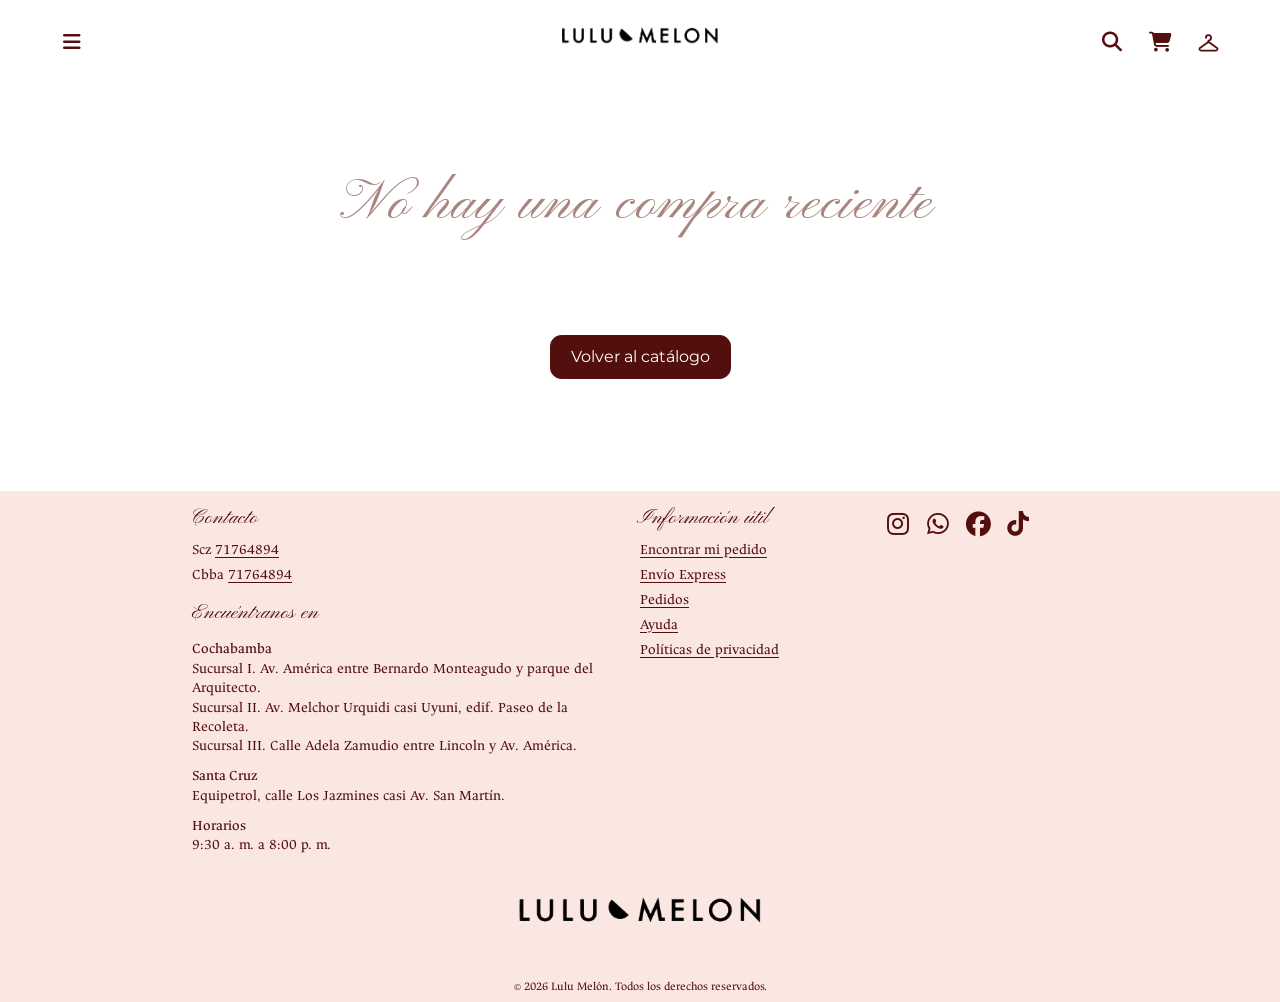
<file: compra.html>
<!DOCTYPE html>
<html lang="es-BO">

<head>
    <meta charset="UTF-8">
    <meta name="viewport" content="width=device-width, initial-scale=1">
    <title>Tu compra | Lulu Melón</title>
    <link rel="preconnect" href="https://fonts.googleapis.com">
    <link rel="preconnect" href="https://fonts.gstatic.com" crossorigin>
    <link rel="stylesheet"
        href="https://fonts.googleapis.com/css2?family=Ancizar+Serif:wght@300;400;500;700&family=Kapakana&family=Montserrat:wght@400;500;600&display=swap">
    <link rel="stylesheet" href="https://cdnjs.cloudflare.com/ajax/libs/font-awesome/6.7.2/css/all.min.css">
    <link rel="stylesheet" href="globals.css">
    <link rel="stylesheet" href="compra.css">
    <script src="carrito.js" defer></script>
    <script src="compra.js" defer></script>
</head>

<body>
    <a class="skip-link" href="#contenido">Saltar al contenido</a>
    <header class="site-header">
        <details class="site-menu">
            <summary class="site-menu__toggle"><i class="fa-solid fa-bars" aria-hidden="true"></i><span
                    class="visually-hidden">Menú principal</span></summary>
            <nav class="site-menu__panel" aria-label="Navegación principal">
                <ul class="site-menu__list" role="list">
                    <li><a class="site-menu__link" href="index.html">Inicio</a></li>
                    <li><a class="site-menu__link" href="probador.html">Probador</a></li>
                    <li><a class="site-menu__link" href="sobre-nosotros.html">Sobre Nosotros</a></li>
                </ul>
            </nav>
        </details>
        <a class="site-header__brand" href="index.html"><img src="logo_lulumelon_.png" width="118" height="45"
                alt="Lulu Melón, inicio"></a>
        <nav class="site-header__actions" aria-label="Accesos de la tienda">
            <a class="site-header__action" href="catalogo.html" aria-label="Buscar en el catálogo"><i
                    class="fa-solid fa-magnifying-glass" aria-hidden="true"></i></a>
            <a class="site-header__action" href="carrito.html" aria-label="Carrito"><i class="fa-solid fa-cart-shopping"
                    aria-hidden="true"></i></a>
            <a class="site-header__action" href="probador.html" aria-label="Probador" title="Probador">
                <i class="fa-solid fa-clothes-hanger" aria-hidden="true">
                    <svg viewBox="0 0 24 24" focusable="false">
                        <path
                            d="M9.5 7.5a2.5 2.5 0 1 1 3.1 2.42c-.76.25-1.1.8-1.1 1.58v.25L3.5 17.6a1.5 1.5 0 0 0 1.38 2.15h14.24a1.5 1.5 0 0 0 1.38-2.15l-8-5.85" />
                    </svg>
                </i>
            </a>
        </nav>
    </header>

    <main class="purchase" id="contenido">
        <h1 class="purchase__title">Gracias Por Tu Compra</h1>
        <article class="purchase__receipt">
            <ul class="purchase__preview" id="purchase-preview" role="list"></ul>
            <div class="purchase__details">
                <p id="purchase-code"></p>
                <p id="purchase-method"></p>
                <p id="purchase-total"></p>
            </div>
        </article>
        <a class="purchase__back" href="catalogo.html">Volver al catálogo</a>
    </main>

    <footer class="site-footer">
        <div class="site-footer__grid">
            <section class="site-footer__section" aria-labelledby="contacto-title">
                <h2 class="site-footer__title" id="contacto-title">Contacto</h2>
                <address class="site-footer__contact">
                    <ul class="site-footer__list" role="list">
                        <li>Scz <a href="https://wa.me/59171764894">71764894</a></li>
                        <li>Cbba <a href="https://wa.me/59171764894">71764894</a></li>
                    </ul>
                    <h3 class="site-footer__subtitle">Encuéntranos en</h3>
                    <dl class="site-footer__locations">
                        <dt>Cochabamba</dt>
                        <dd>Sucursal I. Av. América entre Bernardo Monteagudo y parque del Arquitecto.</dd>
                        <dd>Sucursal II. Av. Melchor Urquidi casi Uyuni, edif. Paseo de la Recoleta.</dd>
                        <dd>Sucursal III. Calle Adela Zamudio entre Lincoln y Av. América.</dd>
                        <dt>Santa Cruz</dt>
                        <dd>Equipetrol, calle Los Jazmines casi Av. San Martín.</dd>
                        <dt>Horarios</dt>
                        <dd><time datetime="09:30">9:30 a. m.</time> a <time datetime="20:00">8:00 p. m.</time></dd>
                    </dl>
                </address>
            </section>
            <nav class="site-footer__section" aria-labelledby="informacion-title">
                <h2 class="site-footer__title" id="informacion-title">Información útil</h2>
                <ul class="site-footer__list" role="list">
                    <li><a href="encontrar-mi-pedido.html">Encontrar mi pedido</a></li>
                    <li><a href="envio-express.html">Envío Express</a></li>
                    <li><a href="pedidos.html">Pedidos</a></li>
                    <li><a href="ayuda.html">Ayuda</a></li>
                    <li><a href="privacidad.html">Políticas de privacidad</a></li>
                </ul>
            </nav>
            <section class="site-footer__section" aria-labelledby="redes-title">
                <h2 class="visually-hidden" id="redes-title">Redes sociales</h2>
                <ul class="site-footer__socials" role="list">
                    <li><a class="site-footer__social-link" href="https://www.instagram.com/lulumelon_bolivia/"
                            aria-label="Instagram"><i class="fa-brands fa-instagram"></i></a></li>
                    <li><a class="site-footer__social-link" href="https://wa.me/59171764894" aria-label="WhatsApp"><i
                                class="fa-brands fa-whatsapp"></i></a></li>
                    <li><a class="site-footer__social-link"
                            href="https://www.facebook.com/p/lulumelon_bolivia-100066455532348/"
                            aria-label="Facebook"><i class="fa-brands fa-facebook"></i></a></li>
                    <li><a class="site-footer__social-link" href="https://www.tiktok.com/@lulumelon_bol"
                            aria-label="TikTok"><i class="fa-brands fa-tiktok"></i></a></li>
                </ul>
            </section>
        </div>
        <img class="site-footer__brand" src="logo_lulumelon_.png" alt="Lulu Melón" loading="lazy">
        <small class="site-footer__copyright">© 2026 Lulu Melón. Todos los derechos reservados.</small>
    </footer>
</body>

</html>
</file>
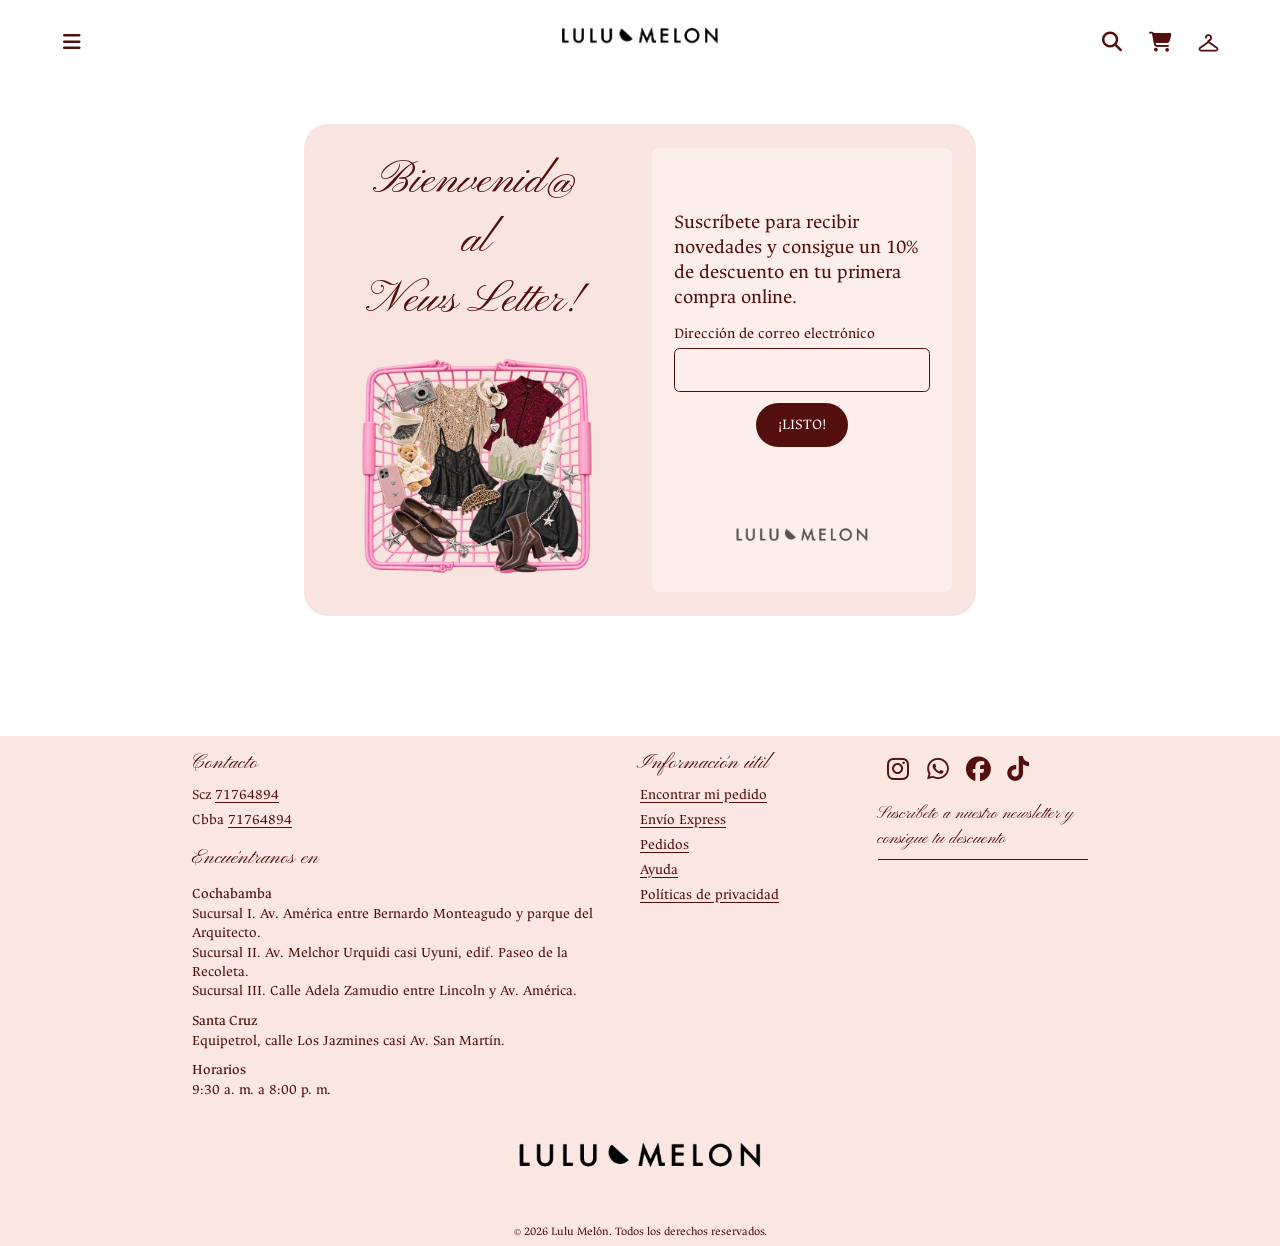
<file: newsletter.html>
<!DOCTYPE html>
<html lang="es-BO">

<head>
    <meta charset="UTF-8">
    <meta name="viewport" content="width=device-width, initial-scale=1">
    <title>Newsletter | Lulu Melón</title>

    <link rel="preconnect" href="https://fonts.googleapis.com">
    <link rel="preconnect" href="https://fonts.gstatic.com" crossorigin>
    <link rel="stylesheet"
        href="https://fonts.googleapis.com/css2?family=Ancizar+Serif:wght@300;400;500&family=Kapakana&family=Montserrat:wght@400;500;600&display=swap">
    <link rel="stylesheet" href="https://cdnjs.cloudflare.com/ajax/libs/font-awesome/6.7.2/css/all.min.css">
    <link rel="stylesheet" href="globals.css">
    <link rel="stylesheet" href="newsletter.css">
    <script src="carrito.js" defer></script>
    <script src="newsletter.js" defer></script>
</head>

<body>
    <a class="skip-link" href="#contenido">Saltar al contenido</a>

    <header class="site-header">
        <details class="site-menu">
            <summary class="site-menu__toggle">
                <i class="fa-solid fa-bars" aria-hidden="true"></i>
                <span class="visually-hidden">Menú principal</span>
            </summary>

            <nav class="site-menu__panel" aria-label="Navegación principal">
                <ul class="site-menu__list" role="list">
                    <li class="site-menu__item">
                        <a class="site-menu__link" href="index.html">Inicio</a>
                    </li>
                    <li class="site-menu__item">
                        <a class="site-menu__link" href="probador.html">Probador</a>
                    </li>
                    <li class="site-menu__item">
                        <a class="site-menu__link" href="sobre-nosotros.html">Sobre Nosotros</a>
                    </li>
                    <li class="site-menu__item">
                        <a class="site-menu__link" href="newsletter.html" aria-current="page">
                            Suscríbete
                        </a>
                    </li>
                </ul>
            </nav>
        </details>

        <a class="site-header__brand" href="index.html">
            <img src="logo_lulumelon_.png" width="118" height="45" alt="Lulu Melón, inicio">
        </a>

        <nav class="site-header__actions" aria-label="Accesos de la tienda">
            <a class="site-header__action" href="catalogo.html" aria-label="Buscar en el catálogo" title="Buscar en el catálogo">
                <i class="fa-solid fa-magnifying-glass" aria-hidden="true"></i>
            </a>
            <a class="site-header__action" href="carrito.html" aria-label="Carrito">
                <i class="fa-solid fa-cart-shopping" aria-hidden="true"></i>
            </a>
            <a class="site-header__action" href="probador.html" aria-label="Probador" title="Probador">
                <i class="fa-solid fa-clothes-hanger" aria-hidden="true">
                    <svg viewBox="0 0 24 24" focusable="false">
                        <path d="M9.5 7.5a2.5 2.5 0 1 1 3.1 2.42c-.76.25-1.1.8-1.1 1.58v.25L3.5 17.6a1.5 1.5 0 0 0 1.38 2.15h14.24a1.5 1.5 0 0 0 1.38-2.15l-8-5.85" />
                    </svg>
                </i>
            </a>
        </nav>
    </header>

    <main class="newsletter" id="contenido">
        <section class="newsletter__card" id="newsletter-registro" aria-labelledby="registro-titulo">
            <div class="newsletter__intro">
                <h1 class="newsletter__title" id="registro-titulo">
                    Bienvenid@<br>al<br><span lang="en">News Letter!</span>
                </h1>
                <img class="newsletter__basket" src="Canasta rosa con accesorios variados.png" alt="">
            </div>

            <div class="newsletter__panel">
                <form class="newsletter__form" id="newsletter-form" action="https://formspree.io/f/TU_ID"
                    method="post" novalidate>
                    <p class="newsletter__offer" id="newsletter-oferta">
                        Suscríbete para recibir novedades y consigue un 10% de descuento
                        en tu primera compra online.
                    </p>

                    <div class="newsletter__field">
                        <label for="newsletter-email">Dirección de correo electrónico</label>
                        <input id="newsletter-email" name="email" type="email" autocomplete="email" maxlength="254"
                            aria-describedby="newsletter-oferta" required>
                    </div>

                    <button class="newsletter__submit" type="submit">¡Listo!</button>
                    <p class="newsletter__status" id="newsletter-estado" role="status"></p>
                </form>

                <img class="newsletter__brand" src="logo_lulumelon_.png" alt="Lulu Melón">
            </div>
        </section>

        <section class="newsletter__card newsletter__card--complete" id="newsletter-confirmada"
            aria-labelledby="confirmacion-titulo" hidden>
            <div class="newsletter__panel newsletter__panel--complete">
                <h1 class="newsletter__title" id="confirmacion-titulo" tabindex="-1">
                    Ya estás suscrit@, disfruta!!
                </h1>
                <img class="newsletter__basket" src="Canasta rosa con accesorios variados.png" alt="Canasta con prendas y accesorios Lulu Melón">
                <img class="newsletter__brand" src="logo_lulumelon_.png" alt="Lulu Melón">
            </div>
        </section>
    </main>

    <footer class="site-footer">
        <div class="site-footer__grid">
            <section class="site-footer__section" aria-labelledby="contacto-title">
                <h2 class="site-footer__title" id="contacto-title">Contacto</h2>

                <address class="site-footer__contact">
                    <ul class="site-footer__list" role="list">
                        <li>Scz <a href="https://wa.me/59171764894">71764894</a></li>
                        <li>Cbba <a href="https://wa.me/59171764894">71764894</a></li>
                    </ul>

                    <h3 class="site-footer__subtitle">Encuéntranos en</h3>
                    <dl class="site-footer__locations">
                        <dt>Cochabamba</dt>
                        <dd>Sucursal I. Av. América entre Bernardo Monteagudo y parque del Arquitecto.</dd>
                        <dd>Sucursal II. Av. Melchor Urquidi casi Uyuni, edif. Paseo de la Recoleta.</dd>
                        <dd>Sucursal III. Calle Adela Zamudio entre Lincoln y Av. América.</dd>
                        <dt>Santa Cruz</dt>
                        <dd>Equipetrol, calle Los Jazmines casi Av. San Martín.</dd>
                        <dt>Horarios</dt>
                        <dd>
                            <time datetime="09:30">9:30 a. m.</time> a
                            <time datetime="20:00">8:00 p. m.</time>
                        </dd>
                    </dl>
                </address>
            </section>

            <nav class="site-footer__section" aria-labelledby="informacion-title">
                <h2 class="site-footer__title" id="informacion-title">Información útil</h2>
                <ul class="site-footer__list" role="list">
                    <li><a href="encontrar-mi-pedido.html">Encontrar mi pedido</a></li>
                    <li><a href="envio-express.html">Envío Express</a></li>
                    <li><a href="pedidos.html">Pedidos</a></li>
                    <li><a href="ayuda.html">Ayuda</a></li>
                    <li><a href="privacidad.html">Políticas de privacidad</a></li>
                </ul>
            </nav>

            <section class="site-footer__section" aria-labelledby="redes-title">
                <h2 class="visually-hidden" id="redes-title">Redes sociales</h2>
                <ul class="site-footer__socials" role="list">
                    <li>
                        <a class="site-footer__social-link" href="https://www.instagram.com/lulumelon_bolivia/"
                            aria-label="Instagram">
                            <i class="fa-brands fa-instagram" aria-hidden="true"></i>
                        </a>
                    </li>
                    <li>
                        <a class="site-footer__social-link" href="https://wa.me/59171764894"
                            aria-label="WhatsApp de Santa Cruz">
                            <i class="fa-brands fa-whatsapp" aria-hidden="true"></i>
                        </a>
                    </li>
                    <li>
                        <a class="site-footer__social-link"
                            href="https://www.facebook.com/p/lulumelon_bolivia-100066455532348/" aria-label="Facebook">
                            <i class="fa-brands fa-facebook" aria-hidden="true"></i>
                        </a>
                    </li>
                    <li>
                        <a class="site-footer__social-link" href="https://www.tiktok.com/@lulumelon_bol"
                            aria-label="TikTok">
                            <i class="fa-brands fa-tiktok" aria-hidden="true"></i>
                        </a>
                    </li>
                </ul>

                <p class="site-footer__newsletter">
                    <a href="newsletter.html">
                        Suscríbete a nuestro newsletter y consigue tu descuento
                    </a>
                </p>
            </section>
        </div>

        <img class="site-footer__brand" src="logo_lulumelon_.png" alt="Lulu Melón" loading="lazy">
        <small class="site-footer__copyright">
            © 2026 Lulu Melón. Todos los derechos reservados.
        </small>
    </footer>
</body>

</html>
</file>
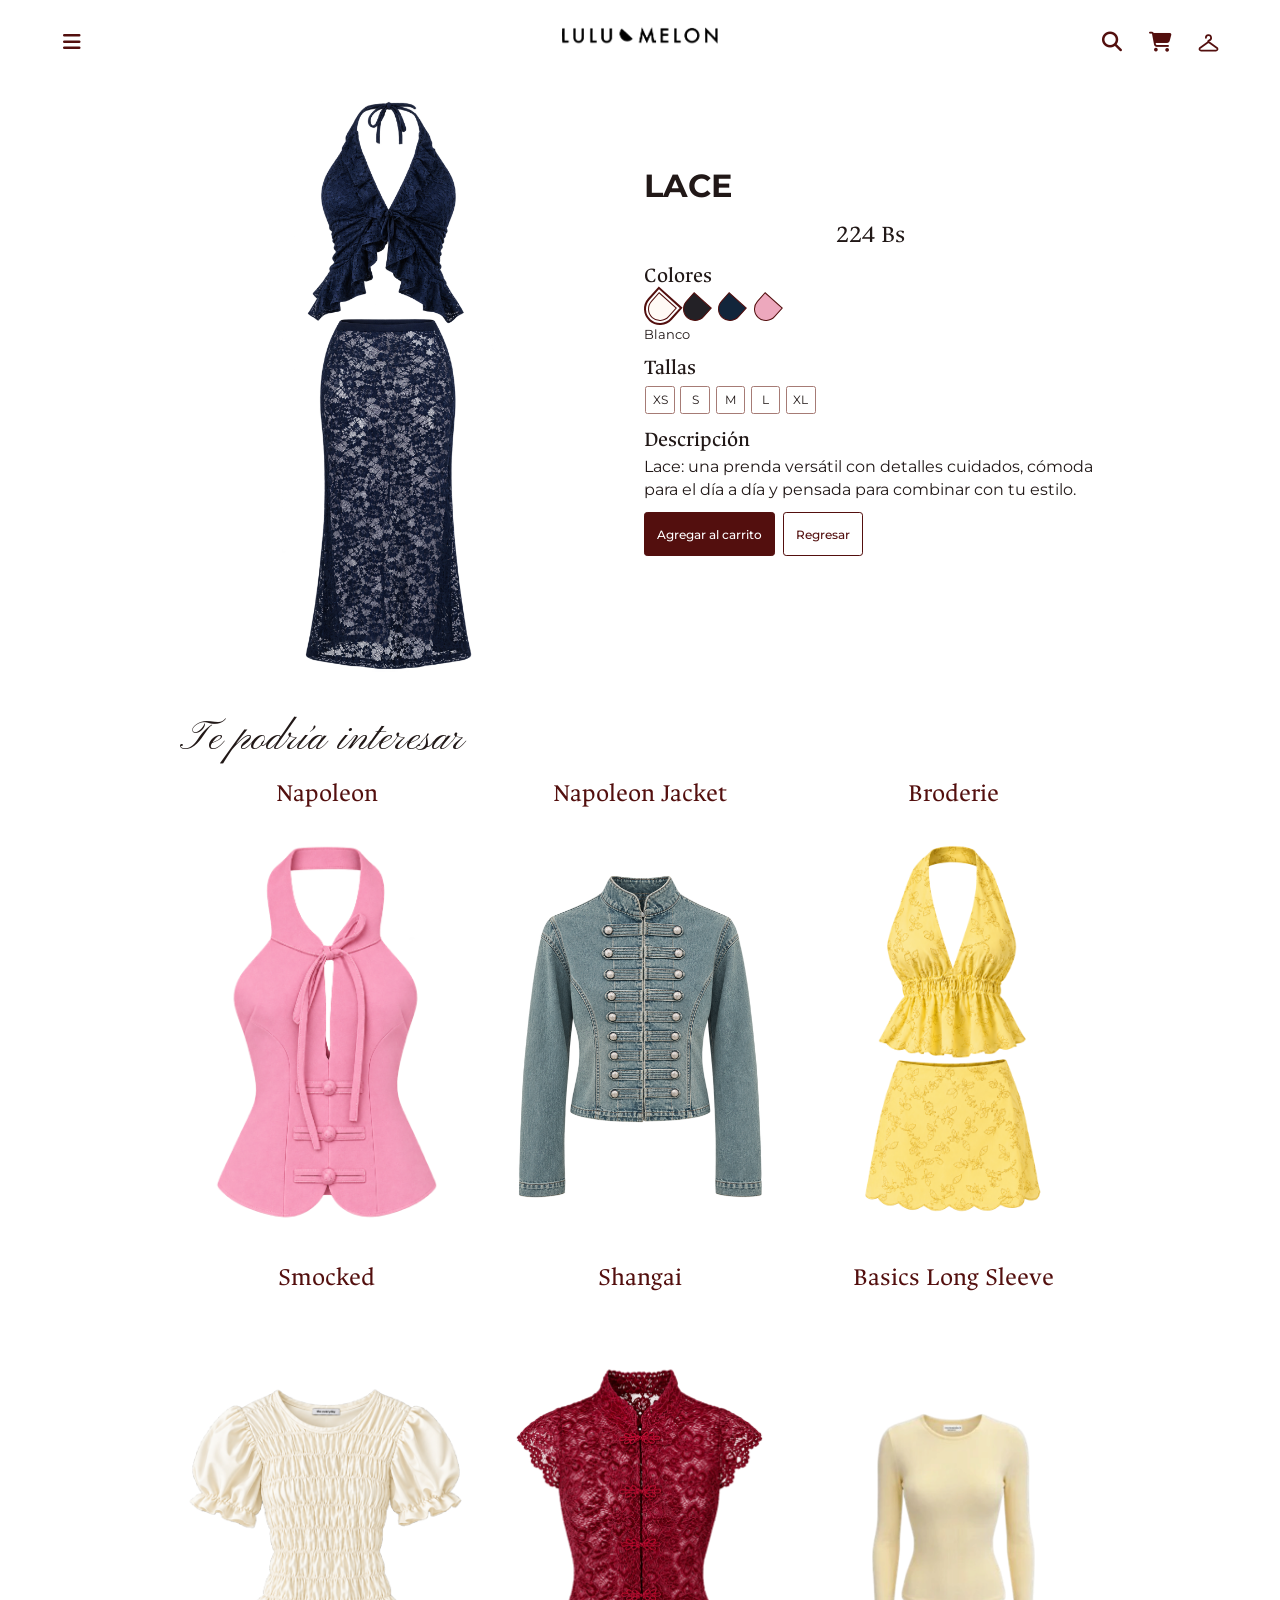
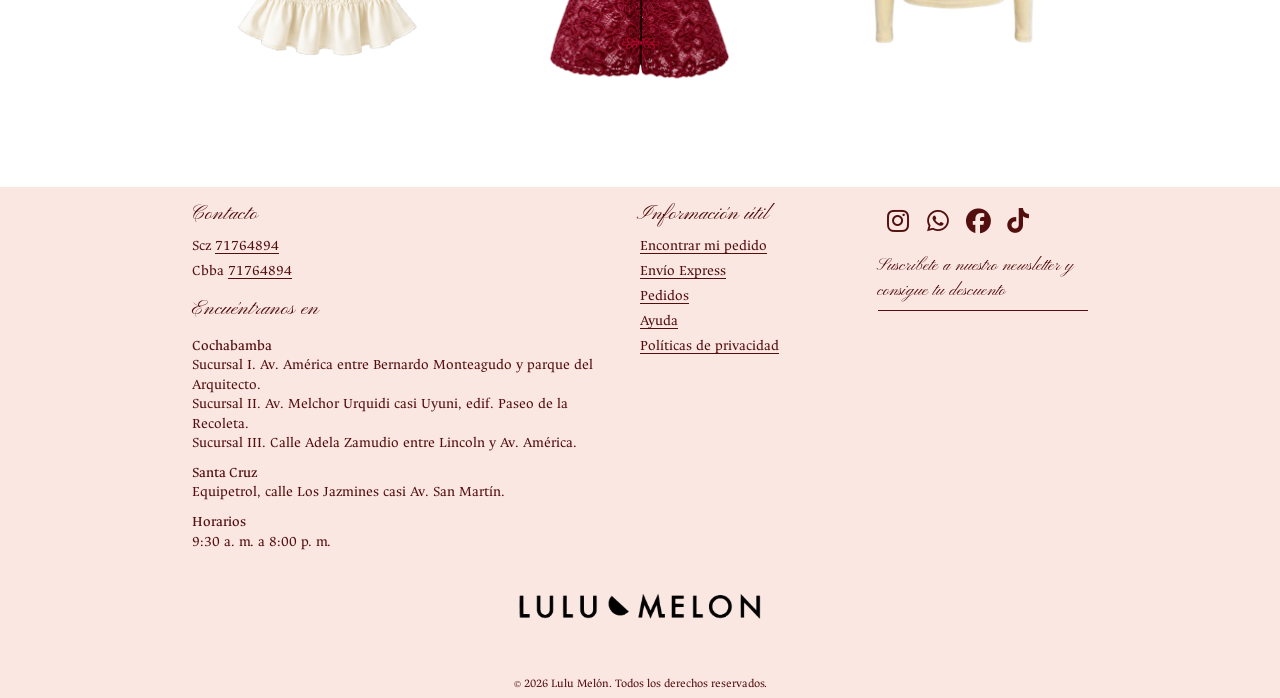
<file: prenda.html>
<!DOCTYPE html>
<html lang="es-BO">

<head>
    <meta charset="UTF-8">
    <meta name="viewport" content="width=device-width, initial-scale=1">
    <title>Prenda | Lulu Melón</title>

    <link rel="preconnect" href="https://fonts.googleapis.com">
    <link rel="preconnect" href="https://fonts.gstatic.com" crossorigin>
    <link rel="stylesheet"
        href="https://fonts.googleapis.com/css2?family=Ancizar+Serif:wght@300;400;500&family=Kapakana&family=Montserrat:wght@400;500;700&display=swap">
    <link rel="stylesheet" href="https://cdnjs.cloudflare.com/ajax/libs/font-awesome/6.7.2/css/all.min.css">
    <link rel="stylesheet" href="globals.css">
    <link rel="stylesheet" href="prenda.css">
    <script src="prenda.js" defer></script>
    <script src="carrito.js" defer></script>
</head>

<body>
    <a class="skip-link" href="#contenido">Saltar al contenido</a>

    <header class="site-header">
        <details class="site-menu">
            <summary class="site-menu__toggle">
                <i class="fa-solid fa-bars" aria-hidden="true"></i>
                <span class="visually-hidden">Menú principal</span>
            </summary>

            <nav class="site-menu__panel" aria-label="Navegación principal">
                <ul class="site-menu__list" role="list">
                    <li class="site-menu__item">
                        <a class="site-menu__link" href="index.html">Inicio</a>
                    </li>
                    <li class="site-menu__item">
                        <a class="site-menu__link" href="probador.html">Probador</a>
                    </li>
                    <li class="site-menu__item">
                        <a class="site-menu__link" href="sobre-nosotros.html">Sobre Nosotros</a>
                    </li>
                </ul>
            </nav>
        </details>

        <a class="site-header__brand" href="index.html">
            <img src="logo_lulumelon_.png" width="118" height="45" alt="Lulu Melón, inicio">
        </a>

        <nav class="site-header__actions" aria-label="Accesos de la tienda">
            <a class="site-header__action" href="catalogo.html" aria-label="Buscar en el catálogo" title="Buscar en el catálogo">
                <i class="fa-solid fa-magnifying-glass" aria-hidden="true"></i>
            </a>

            <a class="site-header__action" href="carrito.html" aria-label="Carrito">
                <i class="fa-solid fa-cart-shopping" aria-hidden="true"></i>
            </a>

            <a class="site-header__action" href="probador.html" aria-label="Probador" title="Probador">
                <i class="fa-solid fa-clothes-hanger" aria-hidden="true">
                    <svg viewBox="0 0 24 24" focusable="false">
                        <path d="M9.5 7.5a2.5 2.5 0 1 1 3.1 2.42c-.76.25-1.1.8-1.1 1.58v.25L3.5 17.6a1.5 1.5 0 0 0 1.38 2.15h14.24a1.5 1.5 0 0 0 1.38-2.15l-8-5.85" />
                    </svg>
                </i>
            </a>
        </nav>
    </header>

    <main class="product-page" id="contenido">
        <article class="product-detail" aria-labelledby="prenda-nombre" hidden>
            <figure class="product-detail__visual">
                <img class="product-detail__image" id="prenda-imagen" alt="">
            </figure>

            <section class="product-detail__info">
                <h1 class="product-detail__name" id="prenda-nombre"></h1>
                <p class="product-detail__price" id="prenda-precio"></p>

                <form class="product-detail__form" id="prenda-form" novalidate>
                    <fieldset class="product-detail__options">
                        <legend class="product-detail__label">Colores</legend>
                        <div class="product-detail__choices" id="prenda-colores"></div>
                        <p class="product-detail__selection" id="prenda-color-elegido"></p>
                    </fieldset>

                    <fieldset class="product-detail__options">
                        <legend class="product-detail__label">Tallas</legend>
                        <div class="product-detail__choices">
                            <label class="product-detail__option">
                                <input class="visually-hidden" type="radio" name="talla" value="XS" required>
                                <span class="product-detail__size">XS</span>
                            </label>
                            <label class="product-detail__option">
                                <input class="visually-hidden" type="radio" name="talla" value="S">
                                <span class="product-detail__size">S</span>
                            </label>
                            <label class="product-detail__option">
                                <input class="visually-hidden" type="radio" name="talla" value="M">
                                <span class="product-detail__size">M</span>
                            </label>
                            <label class="product-detail__option">
                                <input class="visually-hidden" type="radio" name="talla" value="L">
                                <span class="product-detail__size">L</span>
                            </label>
                            <label class="product-detail__option">
                                <input class="visually-hidden" type="radio" name="talla" value="XL">
                                <span class="product-detail__size">XL</span>
                            </label>
                        </div>
                    </fieldset>

                    <section aria-labelledby="descripcion-title">
                        <h2 class="product-detail__label" id="descripcion-title">Descripción</h2>
                        <p class="product-detail__description" id="prenda-descripcion"></p>
                    </section>

                    <div class="product-detail__actions">
                        <button class="product-detail__button" type="submit">
                            Agregar al carrito
                        </button>
                        <a class="product-detail__button product-detail__button--secondary"
                            href="catalogo.html">Regresar</a>
                    </div>

                    <p class="product-detail__status" id="prenda-estado" role="status"></p>
                </form>
            </section>
        </article>

        <noscript>
            <p>Activa JavaScript para abrir la ficha de la prenda.</p>
            <a href="catalogo.html">Regresar al catálogo</a>
        </noscript>

        <section class="recommendations" aria-labelledby="recomendadas-title" hidden>
            <h2 class="recommendations__title" id="recomendadas-title">
                Te podría interesar
            </h2>
            <ul class="recommendations__list" id="prendas-recomendadas" role="list"></ul>
        </section>
    </main>

    <footer class="site-footer">
        <div class="site-footer__grid">
            <section class="site-footer__section" aria-labelledby="contacto-title">
                <h2 class="site-footer__title" id="contacto-title">Contacto</h2>
                <address class="site-footer__contact">
                    <ul class="site-footer__list" role="list">
                        <li>Scz <a href="https://wa.me/59171764894">71764894</a></li>
                        <li>Cbba <a href="https://wa.me/59171764894">71764894</a></li>
                    </ul>

                    <h3 class="site-footer__subtitle">Encuéntranos en</h3>
                    <dl class="site-footer__locations">
                        <dt>Cochabamba</dt>
                        <dd>Sucursal I. Av. América entre Bernardo Monteagudo y parque del Arquitecto.</dd>
                        <dd>Sucursal II. Av. Melchor Urquidi casi Uyuni, edif. Paseo de la Recoleta.</dd>
                        <dd>Sucursal III. Calle Adela Zamudio entre Lincoln y Av. América.</dd>
                        <dt>Santa Cruz</dt>
                        <dd>Equipetrol, calle Los Jazmines casi Av. San Martín.</dd>
                        <dt>Horarios</dt>
                        <dd>
                            <time datetime="09:30">9:30 a. m.</time> a
                            <time datetime="20:00">8:00 p. m.</time>
                        </dd>
                    </dl>
                </address>
            </section>

            <nav class="site-footer__section" aria-labelledby="informacion-title">
                <h2 class="site-footer__title" id="informacion-title">Información útil</h2>
                <ul class="site-footer__list" role="list">
                    <li><a href="encontrar-mi-pedido.html">Encontrar mi pedido</a></li>
                    <li><a href="envio-express.html">Envío Express</a></li>
                    <li><a href="pedidos.html">Pedidos</a></li>
                    <li><a href="ayuda.html">Ayuda</a></li>
                    <li><a href="privacidad.html">Políticas de privacidad</a></li>
                </ul>
            </nav>

            <section class="site-footer__section" aria-labelledby="redes-title">
                <h2 class="visually-hidden" id="redes-title">Redes sociales</h2>
                <ul class="site-footer__socials" role="list">
                    <li>
                        <a class="site-footer__social-link" href="https://www.instagram.com/lulumelon_bolivia/"
                            aria-label="Instagram">
                            <i class="fa-brands fa-instagram" aria-hidden="true"></i>
                        </a>
                    </li>
                    <li>
                        <a class="site-footer__social-link" href="https://wa.me/59171764894"
                            aria-label="WhatsApp de Santa Cruz">
                            <i class="fa-brands fa-whatsapp" aria-hidden="true"></i>
                        </a>
                    </li>
                    <li>
                        <a class="site-footer__social-link"
                            href="https://www.facebook.com/p/lulumelon_bolivia-100066455532348/" aria-label="Facebook">
                            <i class="fa-brands fa-facebook" aria-hidden="true"></i>
                        </a>
                    </li>
                    <li>
                        <a class="site-footer__social-link" href="https://www.tiktok.com/@lulumelon_bol"
                            aria-label="TikTok">
                            <i class="fa-brands fa-tiktok" aria-hidden="true"></i>
                        </a>
                    </li>
                </ul>
                <p class="site-footer__newsletter">
                    <a href="newsletter.html">
                        Suscríbete a nuestro newsletter y consigue tu descuento
                    </a>
                </p>
            </section>
        </div>

        <img class="site-footer__brand" src="logo_lulumelon_.png" alt="Lulu Melón" loading="lazy">
        <small class="site-footer__copyright">
            © 2026 Lulu Melón. Todos los derechos reservados.
        </small>
    </footer>
</body>

</html>
</file>
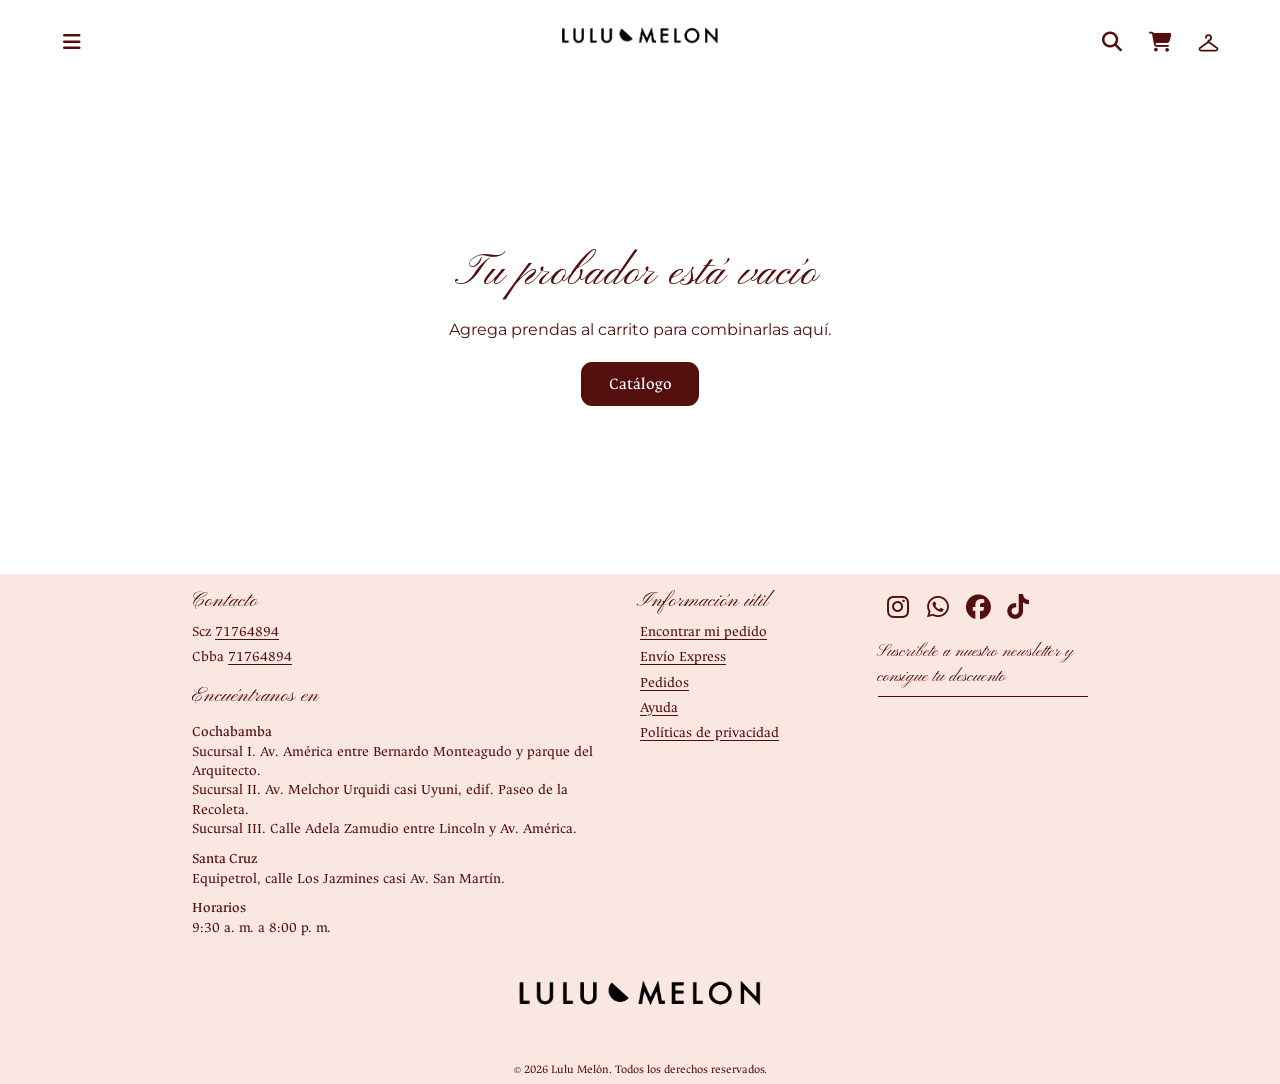
<file: probador.html>
<!DOCTYPE html>
<html lang="es-BO">

<head>
    <meta charset="UTF-8">
    <meta name="viewport" content="width=device-width, initial-scale=1">
    <title>Probador | Lulu Melón</title>

    <link rel="preconnect" href="https://fonts.googleapis.com">
    <link rel="preconnect" href="https://fonts.gstatic.com" crossorigin>
    <link rel="stylesheet"
        href="https://fonts.googleapis.com/css2?family=Ancizar+Serif:wght@300;400;500&family=Kapakana&family=Montserrat:wght@400;500&display=swap">
    <link rel="stylesheet" href="https://cdnjs.cloudflare.com/ajax/libs/font-awesome/6.7.2/css/all.min.css">
    <link rel="stylesheet" href="globals.css">
    <link rel="stylesheet" href="probador.css">
    <script src="carrito.js" defer></script>
    <script src="probador.js" defer></script>
</head>

<body>
    <a class="skip-link" href="#contenido">Saltar al contenido</a>

    <header class="site-header">
        <details class="site-menu">
            <summary class="site-menu__toggle">
                <i class="fa-solid fa-bars" aria-hidden="true"></i>
                <span class="visually-hidden">Menú principal</span>
            </summary>
            <nav class="site-menu__panel" aria-label="Navegación principal">
                <ul class="site-menu__list" role="list">
                    <li class="site-menu__item"><a class="site-menu__link" href="index.html">Inicio</a></li>
                    <li class="site-menu__item"><a class="site-menu__link" href="probador.html" aria-current="page">Probador</a></li>
                    <li class="site-menu__item"><a class="site-menu__link" href="sobre-nosotros.html">Sobre Nosotros</a></li>
                </ul>
            </nav>
        </details>

        <a class="site-header__brand" href="index.html">
            <img src="logo_lulumelon_.png" width="118" height="45" alt="Lulu Melón, inicio">
        </a>

        <nav class="site-header__actions" aria-label="Accesos de la tienda">
            <a class="site-header__action" href="catalogo.html" aria-label="Buscar en el catálogo" title="Buscar en el catálogo">
                <i class="fa-solid fa-magnifying-glass" aria-hidden="true"></i>
            </a>
            <a class="site-header__action" href="carrito.html" aria-label="Carrito">
                <i class="fa-solid fa-cart-shopping" aria-hidden="true"></i>
            </a>
            <a class="site-header__action" href="probador.html" aria-label="Probador" title="Probador" aria-current="page">
                <i class="fa-solid fa-clothes-hanger" aria-hidden="true">
                    <svg viewBox="0 0 24 24" focusable="false">
                        <path d="M9.5 7.5a2.5 2.5 0 1 1 3.1 2.42c-.76.25-1.1.8-1.1 1.58v.25L3.5 17.6a1.5 1.5 0 0 0 1.38 2.15h14.24a1.5 1.5 0 0 0 1.38-2.15l-8-5.85" />
                    </svg>
                </i>
            </a>
        </nav>
    </header>

    <main class="fitting-room" id="contenido">
        <h1 class="visually-hidden">Probador Lulu Melón</h1>

        <section class="fitting-room__empty" id="probador-vacio" hidden>
            <h2>Tu probador está vacío</h2>
            <p>Agrega prendas al carrito para combinarlas aquí.</p>
            <a class="fitting-room__catalog-link" href="catalogo.html">Catálogo</a>
        </section>

        <div class="fitting-room__layout" id="probador-contenido" hidden>
            <section class="fitting-rack" aria-labelledby="probador-prendas-titulo">
                <h2 class="visually-hidden" id="probador-prendas-titulo">
                    Prendas de tu carrito
                </h2>

                <button class="fitting-rack__arrow" id="probador-anterior" type="button"
                    aria-label="Ver la prenda anterior" aria-controls="probador-prendas">
                    <i class="fa-solid fa-arrow-up" aria-hidden="true"></i>
                </button>

                <ul class="fitting-rack__list" id="probador-prendas" role="list"></ul>

                <button class="fitting-rack__arrow" id="probador-siguiente" type="button"
                    aria-label="Ver la prenda siguiente" aria-controls="probador-prendas">
                    <i class="fa-solid fa-arrow-down" aria-hidden="true"></i>
                </button>
            </section>

            <section class="outfit-board" aria-labelledby="outfit-titulo">
                <h2 class="outfit-board__title" id="outfit-titulo">
                    Arrastra la prenda<br>
                    ¡Forma tu outfit!
                </h2>

                <p class="outfit-board__hint" id="outfit-ayuda">
                    También puedes elegir una prenda y tocar un recuadro.
                </p>

                <div class="outfit-board__slots" id="outfit-recuadros">
                    <button class="outfit-board__slot" type="button" data-slot="superior" aria-label="Recuadro superior"
                        aria-describedby="outfit-ayuda">
                        <span class="outfit-board__placeholder">Parte superior</span>
                    </button>

                    <button class="outfit-board__slot" type="button" data-slot="inferior" aria-label="Recuadro inferior"
                        aria-describedby="outfit-ayuda">
                        <span class="outfit-board__placeholder">Parte inferior</span>
                    </button>

                    <button class="outfit-board__slot outfit-board__slot--full" type="button" data-slot="completo"
                        aria-label="Recuadro de conjunto completo" aria-describedby="outfit-ayuda" hidden></button>
                </div>

                <button class="outfit-board__clear" id="outfit-limpiar" type="button" hidden>
                    Limpiar outfit
                </button>
                <a class="fitting-room__catalog-link" href="catalogo.html">Catálogo</a>
            </section>
        </div>

        <p class="visually-hidden" id="probador-estado" role="status"></p>

        <noscript>
            <p>Activa JavaScript para usar el probador.</p>
            <a href="catalogo.html">Ir al catálogo</a>
        </noscript>
    </main>

    <footer class="site-footer">
        <div class="site-footer__grid">
            <section class="site-footer__section" aria-labelledby="contacto-title">
                <h2 class="site-footer__title" id="contacto-title">Contacto</h2>
                <address class="site-footer__contact">
                    <ul class="site-footer__list" role="list">
                        <li>Scz <a href="https://wa.me/59171764894">71764894</a></li>
                        <li>Cbba <a href="https://wa.me/59171764894">71764894</a></li>
                    </ul>
                    <h3 class="site-footer__subtitle">Encuéntranos en</h3>
                    <dl class="site-footer__locations">
                        <dt>Cochabamba</dt>
                        <dd>Sucursal I. Av. América entre Bernardo Monteagudo y parque del Arquitecto.</dd>
                        <dd>Sucursal II. Av. Melchor Urquidi casi Uyuni, edif. Paseo de la Recoleta.</dd>
                        <dd>Sucursal III. Calle Adela Zamudio entre Lincoln y Av. América.</dd>
                        <dt>Santa Cruz</dt>
                        <dd>Equipetrol, calle Los Jazmines casi Av. San Martín.</dd>
                        <dt>Horarios</dt>
                        <dd><time datetime="09:30">9:30 a. m.</time> a <time datetime="20:00">8:00 p. m.</time></dd>
                    </dl>
                </address>
            </section>

            <nav class="site-footer__section" aria-labelledby="informacion-title">
                <h2 class="site-footer__title" id="informacion-title">Información útil</h2>
                <ul class="site-footer__list" role="list">
                    <li><a href="encontrar-mi-pedido.html">Encontrar mi pedido</a></li>
                    <li><a href="envio-express.html">Envío Express</a></li>
                    <li><a href="pedidos.html">Pedidos</a></li>
                    <li><a href="ayuda.html">Ayuda</a></li>
                    <li><a href="privacidad.html">Políticas de privacidad</a></li>
                </ul>
            </nav>

            <section class="site-footer__section" aria-labelledby="redes-title">
                <h2 class="visually-hidden" id="redes-title">Redes sociales</h2>
                <ul class="site-footer__socials" role="list">
                    <li><a class="site-footer__social-link" href="https://www.instagram.com/lulumelon_bolivia/" aria-label="Instagram"><i class="fa-brands fa-instagram"></i></a></li>
                    <li><a class="site-footer__social-link" href="https://wa.me/59171764894" aria-label="WhatsApp"><i class="fa-brands fa-whatsapp"></i></a></li>
                    <li><a class="site-footer__social-link" href="https://www.facebook.com/p/lulumelon_bolivia-100066455532348/" aria-label="Facebook"><i class="fa-brands fa-facebook"></i></a></li>
                    <li><a class="site-footer__social-link" href="https://www.tiktok.com/@lulumelon_bol" aria-label="TikTok"><i class="fa-brands fa-tiktok"></i></a></li>
                </ul>
                <p class="site-footer__newsletter">
                    <a href="newsletter.html">
                        Suscríbete a nuestro newsletter y consigue tu descuento
                    </a>
                </p>
            </section>
        </div>
        <img class="site-footer__brand" src="logo_lulumelon_.png" alt="Lulu Melón" loading="lazy">
        <small class="site-footer__copyright">© 2026 Lulu Melón. Todos los derechos reservados.</small>
    </footer>
</body>

</html>
</file>
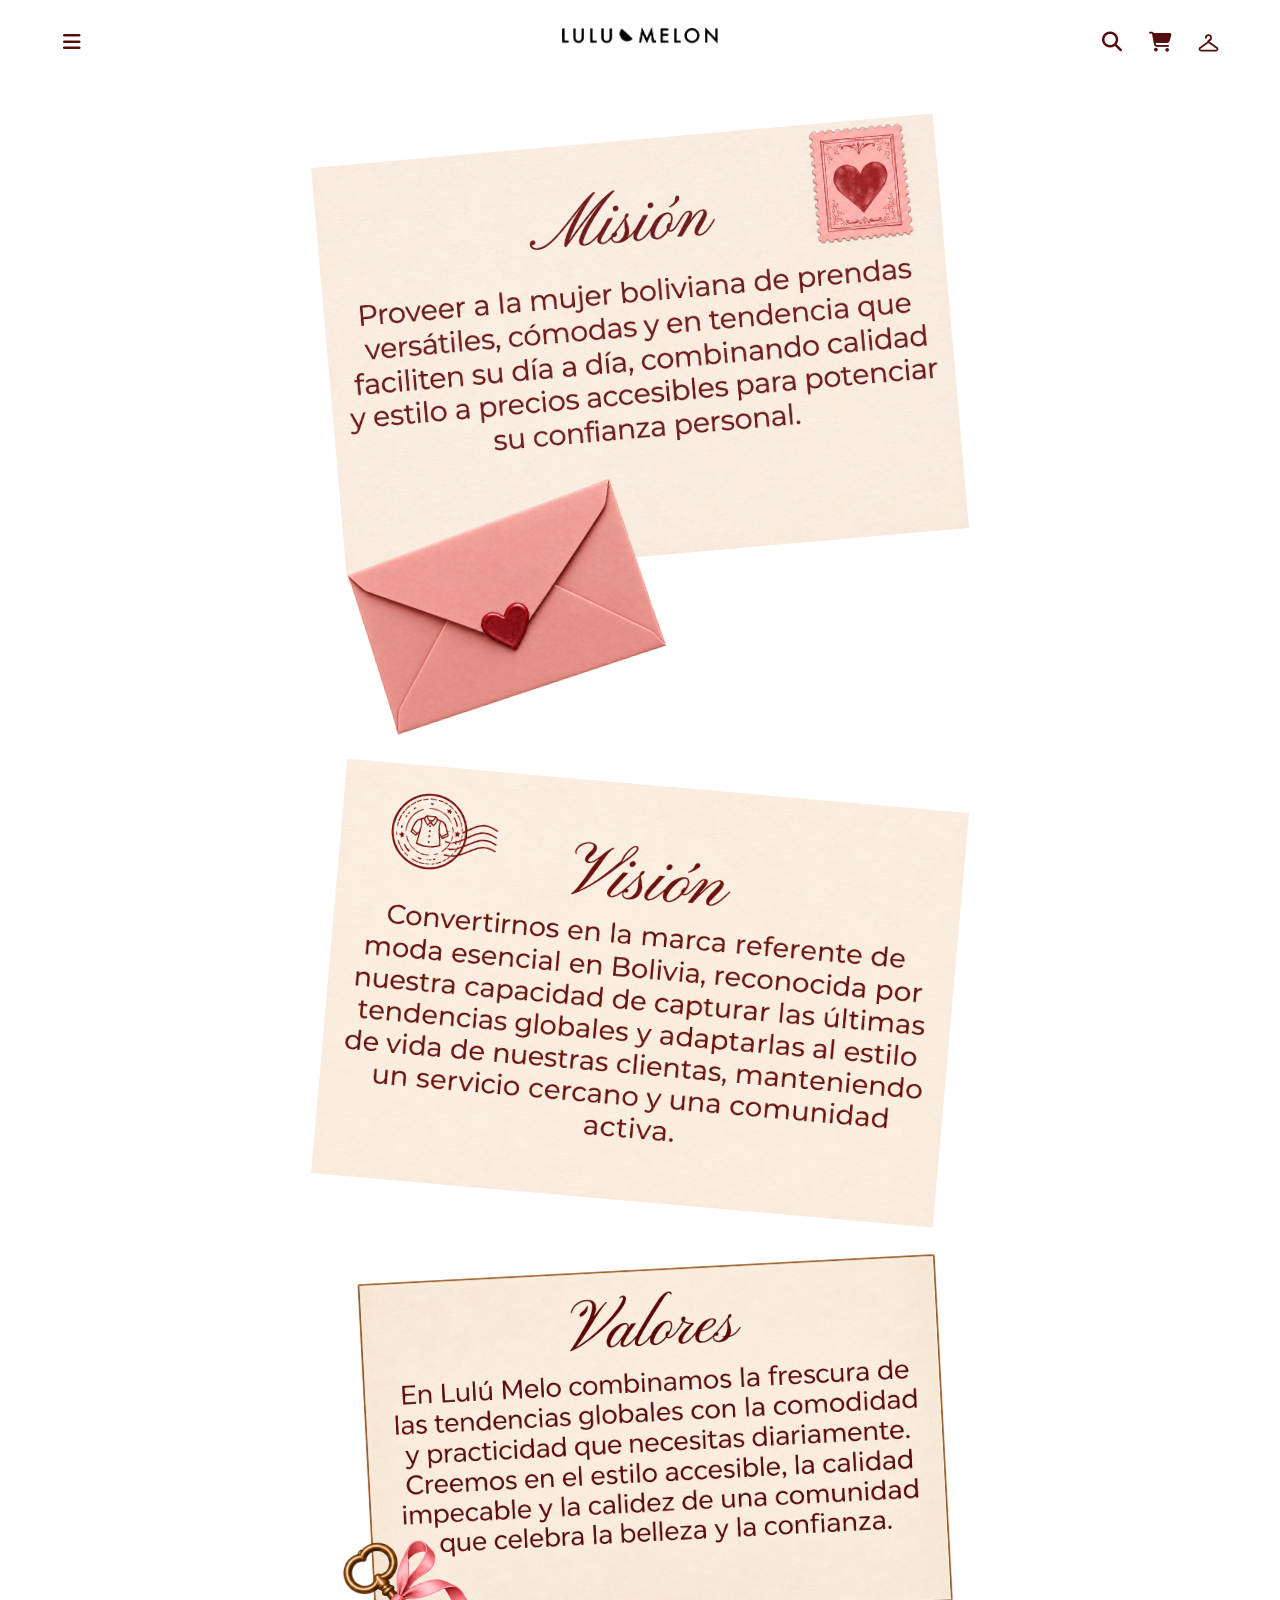
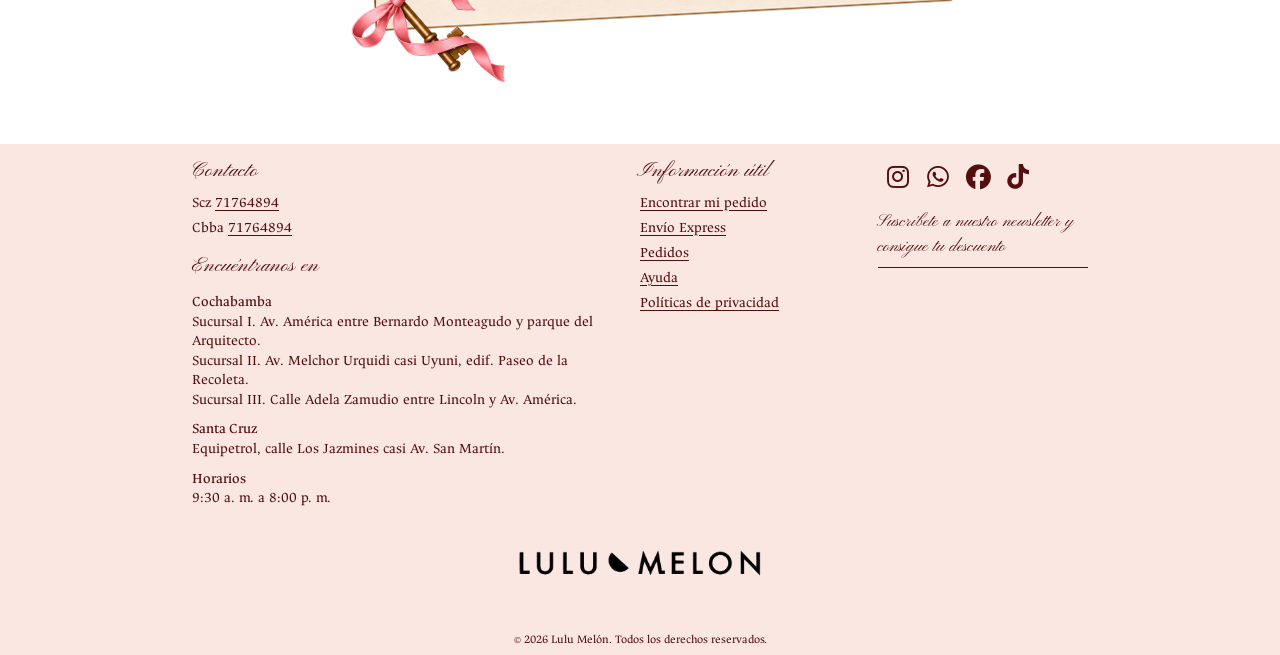
<file: sobre-nosotros.html>
<!DOCTYPE html>
<html lang="es-BO">

<head>
    <meta charset="UTF-8">
    <meta name="viewport" content="width=device-width, initial-scale=1">
    <title>Sobre Nosotros | Lulu Melón</title>

    <link rel="preconnect" href="https://fonts.googleapis.com">
    <link rel="preconnect" href="https://fonts.gstatic.com" crossorigin>
    <link rel="stylesheet"
        href="https://fonts.googleapis.com/css2?family=Ancizar+Serif:wght@300;400;500&family=Kapakana&family=Montserrat:wght@400;500&display=swap">
    <link rel="stylesheet" href="https://cdnjs.cloudflare.com/ajax/libs/font-awesome/6.7.2/css/all.min.css">
    <link rel="stylesheet" href="globals.css">
    <link rel="stylesheet" href="sobre-nosotros.css">
    <script src="carrito.js" defer></script>
</head>

<body>
    <a class="skip-link" href="#contenido">Saltar al contenido</a>

    <header class="site-header">
        <details class="site-menu">
            <summary class="site-menu__toggle">
                <i class="fa-solid fa-bars" aria-hidden="true"></i>
                <span class="visually-hidden">Menú principal</span>
            </summary>

            <nav class="site-menu__panel" aria-label="Navegación principal">
                <ul class="site-menu__list" role="list">
                    <li class="site-menu__item">
                        <a class="site-menu__link" href="index.html">Inicio</a>
                    </li>
                    <li class="site-menu__item">
                        <a class="site-menu__link" href="probador.html">Probador</a>
                    </li>
                    <li class="site-menu__item">
                        <a class="site-menu__link" href="sobre-nosotros.html" aria-current="page">Sobre Nosotros</a>
                    </li>
                </ul>
            </nav>
        </details>

        <a class="site-header__brand" href="index.html">
            <img src="logo_lulumelon_.png" width="118" height="45" alt="Lulu Melón, inicio">
        </a>

        <nav class="site-header__actions" aria-label="Accesos de la tienda">
            <a class="site-header__action" href="catalogo.html" aria-label="Buscar en el catálogo" title="Buscar en el catálogo">
                <i class="fa-solid fa-magnifying-glass" aria-hidden="true"></i>
            </a>
            <a class="site-header__action" href="carrito.html" aria-label="Carrito">
                <i class="fa-solid fa-cart-shopping" aria-hidden="true"></i>
            </a>
            <a class="site-header__action" href="probador.html" aria-label="Probador" title="Probador">
                <i class="fa-solid fa-clothes-hanger" aria-hidden="true">
                    <svg viewBox="0 0 24 24" focusable="false">
                        <path
                            d="M9.5 7.5a2.5 2.5 0 1 1 3.1 2.42c-.76.25-1.1.8-1.1 1.58v.25L3.5 17.6a1.5 1.5 0 0 0 1.38 2.15h14.24a1.5 1.5 0 0 0 1.38-2.15l-8-5.85" />
                    </svg>
                </i>
            </a>
        </nav>
    </header>

    <main class="about" id="contenido">
        <h1 class="visually-hidden">Sobre Nosotros</h1>

        <section class="about__mission" aria-label="Misión">
            <img class="about__image about__image--mission" src="Mision de Moda Boliviana.png"
                alt="Misión: proveer a la mujer boliviana de prendas versátiles, cómodas y en tendencia">
            <img class="about__envelope" src="sobre rosa.png" alt="" aria-hidden="true">
        </section>

        <section class="about__section" aria-label="Visión">
            <img class="about__image about__image--vision" src="Vision de Moda Esencial en Bolivia.png"
                alt="Visión: convertirnos en la marca referente de moda esencial en Bolivia">
        </section>

        <section class="about__section" aria-label="Valores">
            <img class="about__image about__image--values" src="Valores con llave dorada y lazo rosa.png"
                alt="Valores: frescura de las tendencias, comodidad, practicidad, calidad y comunidad">
        </section>
    </main>

    <footer class="site-footer">
        <div class="site-footer__grid">
            <section class="site-footer__section" aria-labelledby="contacto-title">
                <h2 class="site-footer__title" id="contacto-title">Contacto</h2>

                <address class="site-footer__contact">
                    <ul class="site-footer__list" role="list">
                        <li>Scz <a href="https://wa.me/59171764894">71764894</a></li>
                        <li>Cbba <a href="https://wa.me/59171764894">71764894</a></li>
                    </ul>

                    <h3 class="site-footer__subtitle">Encuéntranos en</h3>

                    <dl class="site-footer__locations">
                        <dt>Cochabamba</dt>
                        <dd>Sucursal I. Av. América entre Bernardo Monteagudo y parque del Arquitecto.</dd>
                        <dd>Sucursal II. Av. Melchor Urquidi casi Uyuni, edif. Paseo de la Recoleta.</dd>
                        <dd>Sucursal III. Calle Adela Zamudio entre Lincoln y Av. América.</dd>

                        <dt>Santa Cruz</dt>
                        <dd>Equipetrol, calle Los Jazmines casi Av. San Martín.</dd>

                        <dt>Horarios</dt>
                        <dd>
                            <time datetime="09:30">9:30 a. m.</time> a
                            <time datetime="20:00">8:00 p. m.</time>
                        </dd>
                    </dl>
                </address>
            </section>

            <nav class="site-footer__section" aria-labelledby="informacion-title">
                <h2 class="site-footer__title" id="informacion-title">Información útil</h2>
                <ul class="site-footer__list" role="list">
                    <li><a href="encontrar-mi-pedido.html">Encontrar mi pedido</a></li>
                    <li><a href="envio-express.html">Envío Express</a></li>
                    <li><a href="pedidos.html">Pedidos</a></li>
                    <li><a href="ayuda.html">Ayuda</a></li>
                    <li><a href="privacidad.html">Políticas de privacidad</a></li>
                </ul>
            </nav>

            <section class="site-footer__section" aria-labelledby="redes-title">
                <h2 class="visually-hidden" id="redes-title">Redes sociales</h2>

                <ul class="site-footer__socials" role="list">
                    <li>
                        <a class="site-footer__social-link" href="https://www.instagram.com/lulumelon_bolivia/"
                            aria-label="Instagram">
                            <i class="fa-brands fa-instagram" aria-hidden="true"></i>
                        </a>
                    </li>
                    <li>
                        <a class="site-footer__social-link" href="https://wa.me/59171764894"
                            aria-label="WhatsApp de Santa Cruz">
                            <i class="fa-brands fa-whatsapp" aria-hidden="true"></i>
                        </a>
                    </li>
                    <li>
                        <a class="site-footer__social-link"
                            href="https://www.facebook.com/p/lulumelon_bolivia-100066455532348/" aria-label="Facebook">
                            <i class="fa-brands fa-facebook" aria-hidden="true"></i>
                        </a>
                    </li>
                    <li>
                        <a class="site-footer__social-link" href="https://www.tiktok.com/@lulumelon_bol"
                            aria-label="TikTok">
                            <i class="fa-brands fa-tiktok" aria-hidden="true"></i>
                        </a>
                    </li>
                </ul>

                <p class="site-footer__newsletter">
                    <a href="newsletter.html">
                        Suscríbete a nuestro newsletter y consigue tu descuento
                    </a>
                </p>
            </section>
        </div>

        <img class="site-footer__brand" src="logo_lulumelon_.png" alt="Lulu Melón" loading="lazy">

        <small class="site-footer__copyright">
            © 2026 Lulu Melón. Todos los derechos reservados.
        </small>
    </footer>
</body>

</html>
</file>
<file: globals.css>
/* Variables compartidas */

:root {
    --color-white: #fff;
    --color-wine: #530f0e;
    --color-blush: #fae7e2;
    --color-rose: #f3a0aa;
    --color-rose-text: #ab465a;

    --font-body: "Montserrat", Arial, sans-serif;
    --font-serif: "Ancizar Serif", Georgia, serif;
    --font-script: "Kapakana", Georgia, serif;

    --header-height: 3.75rem;
    --content-width: 68rem;
    --page-gutter: clamp(1rem, 4vw, 2rem);
}

/* Estilos base */

*,
*::before,
*::after {
    box-sizing: border-box;
}

body {
    margin: 0;
    background: var(--color-white);
    color: var(--color-wine);
    font-family: var(--font-body);
    line-height: 1.5;
}

h1,
h2,
h3,
p,
figure {
    margin: 0;
}

img {
    display: block;
    max-inline-size: 100%;
    block-size: auto;
}

a {
    color: inherit;
    text-underline-offset: 0.18em;
}

:focus-visible {
    outline: 2px solid var(--color-wine);
    outline-offset: 3px;
}

/* Accesibilidad */

.visually-hidden,
.skip-link:not(:focus) {
    position: absolute;
    inline-size: 1px;
    block-size: 1px;
    padding: 0;
    overflow: hidden;
    clip-path: inset(50%);
    white-space: nowrap;
}

.skip-link:focus {
    position: fixed;
    z-index: 10;
    inset-block-start: 0.5rem;
    inset-inline-start: 0.5rem;
    padding: 0.5rem 0.75rem;
    background: var(--color-white);
}

/* Cabecera */

.site-header {
    position: relative;
    z-index: 100;
    display: grid;
    grid-template-columns: minmax(0, 1fr) auto minmax(0, 1fr);
    align-items: center;
    min-block-size: var(--header-height);
    padding-inline: clamp(0.25rem, 2vw, 1rem);
    background: var(--color-white);
}

.site-header__brand {
    grid-column: 2;
}

.site-header__brand img {
    inline-size: clamp(6rem, 28vw, 8.75rem);
}

.site-header__actions {
    grid-column: 3;
    display: flex;
    justify-content: flex-end;
    align-items: center;
}

.site-header__action {
    display: grid;
    place-items: center;
    min-inline-size: 0;
    inline-size: clamp(2.25rem, 10vw, 3rem);
    min-block-size: 44px;
    font-size: 1.15rem;
    text-decoration: none;
}

.site-header__action .fa-clothes-hanger {
    display: grid;
    place-items: center;
    width: 1.25em;
    height: 1.25em;
}

.site-header__action .fa-clothes-hanger svg {
    width: 100%;
    height: 100%;
    fill: none;
    stroke: currentColor;
    stroke-width: 1.7;
    stroke-linecap: round;
    stroke-linejoin: round;
}

.site-header__action > .fa-clothes-hanger,
.site-header__hanger-fallback {
    grid-area: 1 / 1;
}

.site-header__hanger-fallback {
    inline-size: 1.25em;
    block-size: 1.25em;
}

.site-header__hanger-fallback[hidden] {
    display: none;
}

/* Menú hamburguesa */

.site-menu {
    position: relative;
}

.site-menu__toggle {
    display: grid;
    place-items: center;
    inline-size: 44px;
    block-size: 44px;
    list-style: none;
    font-size: 1rem;
    cursor: pointer;
}

.site-menu__toggle::-webkit-details-marker {
    display: none;
}

.site-menu__panel {
    position: absolute;
    z-index: 101;
    inset-block-start: 100%;
    inset-inline-start: 0;
    inline-size: min(72%, 21rem);
    max-inline-size: 21rem;
    block-size: calc(100vh - var(--header-height));
    block-size: calc(100dvh - var(--header-height));
    overflow-y: auto;
    padding: clamp(2rem, 12vh, 7rem) var(--page-gutter) 2rem;
    background: rgb(250 231 226 / 78%);
    border-inline-end: 1px solid rgb(83 15 14 / 10%);
    box-shadow: 0.25rem 0 1.25rem rgb(83 15 14 / 8%);
    backdrop-filter: blur(12px);
    -webkit-backdrop-filter: blur(12px);
}

@media (max-width: 30rem) {
    .site-menu__panel {
        inline-size: min(64vw, 16.5rem);
        max-inline-size: 16.5rem;
    }
}

.site-menu__list {
    display: grid;
    gap: 0.75rem;
    margin: 0;
    padding: 0;
    list-style: none;
}

.site-menu__link {
    display: block;
    min-block-size: 44px;
    padding-block: 0.2rem;
    font-family: var(--font-script);
    font-size: clamp(2.4rem, 11vw, 3.4rem);
    line-height: 1.15;
    text-decoration: none;
}

.site-menu__link:hover,
.site-menu__link:focus-visible {
    text-decoration: underline;
}

/* Pie de página */

.site-footer {
    padding: 0.75rem clamp(0.75rem, 4vw, 2rem) 0.35rem;
    background: var(--color-blush);
    font-family: var(--font-serif);
    font-size: clamp(0.78rem, 2.4vw, 0.92rem);
    line-height: 1.32;
}

.site-footer__grid {
    display: grid;
    grid-template-columns:
        minmax(0, 1.12fr) minmax(0, 0.95fr) minmax(0, 1.15fr);
    gap: clamp(0.35rem, 3vw, 1.75rem);
    max-inline-size: var(--content-width);
    margin-inline: auto;
}

.site-footer__section a:hover {
    text-decoration-thickness: 2px;
}

.site-footer__title,
.site-footer__subtitle {
    font-family: var(--font-script);
    font-size: clamp(1.25rem, 4.2vw, 1.7rem);
    font-weight: 400;
    line-height: 1.15;
}

.site-footer__subtitle {
    margin-block-start: 0.85rem;
}

.site-footer__contact {
    font-style: normal;
}

.site-footer__list,
.site-footer__socials {
    margin: 0;
    padding: 0;
    list-style: none;
}

.site-footer__list {
    display: grid;
    gap: 0.35rem;
    margin-block-start: 0.35rem;
}

.site-footer__locations {
    margin: 0.35rem 0 0;
}

.site-footer__locations dt {
    margin-block-start: 0.65rem;
    font-weight: 500;
}

.site-footer__locations dd {
    margin-inline-start: 0;
}

.site-footer__socials {
    display: grid;
    grid-template-columns: repeat(4, minmax(0, 1fr));
    max-inline-size: 10rem;
}

.site-footer__social-link {
    display: grid;
    place-items: center;
    min-block-size: 2.75rem;
    font-size: clamp(1.2rem, 4.8vw, 1.55rem);
    text-decoration: none;
}

.site-footer__newsletter {
    margin-block-start: 0.65rem;
    padding-block-end: 0.45rem;
    border-block-end: 1px solid currentColor;
    font-family: var(--font-script);
    font-size: clamp(1.05rem, 3.8vw, 1.4rem);
    line-height: 1.1;
}

.site-footer__newsletter a {
    text-decoration: none;
}

.site-footer__newsletter a:hover,
.site-footer__newsletter a:focus-visible {
    text-decoration: underline;
}

.site-footer__brand {
    inline-size: min(100%, 26rem);
    margin: 0.9rem auto 0.35rem;
}

.site-footer__copyright {
    display: block;
    font-size: 0.75rem;
    text-align: center;
}

/* Escritorio */

@media (min-width: 48rem) {
    :root {
        --header-height: 5.25rem;
    }

    .site-header {
        padding-inline: clamp(1rem, 4vw, 3rem);
    }

    .site-header__brand img {
        inline-size: 11rem;
    }

    .site-menu__toggle,
    .site-header__action {
        inline-size: 3rem;
        font-size: 1.25rem;
    }

    .site-footer {
        padding-block: 0.75rem 0.4rem;
    }

    .site-footer__grid {
        grid-template-columns: 2fr 1fr 1fr;
        max-inline-size: 56rem;
    }

    .site-footer__brand {
        inline-size: min(100%, 17rem);
        margin-block: 0.65rem 0.25rem;
    }
}

@media (max-width: 30rem) {
    .site-footer {
        padding-inline: 0.85rem;
        font-size: clamp(0.7rem, 2.8vw, 0.82rem);
    }

    .site-footer__grid {
        width: 100%;
        grid-template-columns: minmax(0, 1.15fr) minmax(0, 0.88fr) minmax(0, 0.97fr);
        gap: 0.65rem;
    }

    .site-footer__title,
    .site-footer__subtitle {
        font-size: clamp(1.25rem, 5.5vw, 1.55rem);
    }

    .site-footer__list {
        gap: 0.45rem;
    }

    .site-footer__locations dt {
        margin-block-start: 0.55rem;
    }

    .site-footer__socials {
        grid-template-columns: repeat(2, minmax(0, 1fr));
        max-inline-size: 5.5rem;
    }

    .site-footer__social-link {
        min-block-size: 2.15rem;
        font-size: 1.45rem;
    }

    .site-footer__newsletter {
        margin-block-start: 0.75rem;
        font-size: clamp(1.15rem, 5vw, 1.4rem);
    }

    .site-footer__brand {
        inline-size: min(85%, 16.5rem);
        margin-block: 0.75rem 0.35rem;
    }
}

.site-header__action--cart {
    position: relative;
}

.site-header__cart-count {
    position: absolute;
    inset-block-start: 0.1rem;
    inset-inline-end: 0;
    display: grid;
    place-items: center;
    min-inline-size: 1.15rem;
    min-block-size: 1.15rem;
    padding-inline: 0.16rem;
    border-radius: 1rem;
    background-color: var(--color-wine);
    color: var(--color-white);
    font: 600 0.65rem / 1 var(--font-body);
}

.site-header__cart-count[hidden] {
    display: none;
}
</file>
<file: style.css>
/* Colección */

.collection__hero {
    inline-size: 100%;
    max-block-size: 44rem;
    object-fit: cover;
    object-position: center top;
}

.collection__intro {
    max-inline-size: var(--content-width);
    margin-inline: auto;
    padding: 1rem var(--page-gutter) clamp(2.75rem, 10vw, 5rem);
}

.collection__title,
.best-sellers__title {
    color: var(--color-rose-text);
    font-family: var(--font-script);
    font-size: clamp(2rem, 9vw, 3.75rem);
    font-weight: 400;
    line-height: 1.15;
}

.collection__season {
    margin-block-start: 0.25rem;
    font-family: var(--font-serif);
    font-size: 1rem;
}

.collection__description {
    max-inline-size: 42ch;
    margin: 0.75rem auto 0;
    font-size: clamp(0.95rem, 4vw, 1.125rem);
    line-height: 1.45;
    text-align: center;
}

.collection__editorial {
    display: grid;
    grid-template-columns: 52fr 48fr;
}

.collection__photo {
    inline-size: 100%;
    block-size: clamp(16rem, 98vw, 36rem);
    object-fit: cover;
}

/* Best Sellers */

.best-sellers {
    max-inline-size: var(--content-width);
    margin-inline: auto;
    padding: clamp(2rem, 8vw, 4rem) var(--page-gutter);
}

.best-sellers__list {
    display: grid;
    grid-template-columns: repeat(2, minmax(0, 1fr));
    grid-template-areas:
        "poncho destacado"
        "top    destacado";
    align-items: start;
    gap: clamp(1rem, 5vw, 2.5rem);
    margin: 1.25rem 0 0;
    padding: 0;
    list-style: none;
}

.best-sellers__item--poncho {
    grid-area: poncho;
}

.best-sellers__item--featured {
    grid-area: destacado;
}

.best-sellers__item--lace-top {
    grid-area: top;
}

.product-card {
    display: grid;
    justify-items: center;
    gap: 0.5rem;
}

.product-card__name,
.best-sellers__link {
    font-family: var(--font-serif);
    font-size: clamp(0.95rem, 3.6vw, 1.15rem);
    text-align: center;
}

.product-card__image {
    inline-size: 100%;
    max-inline-size: 15rem;
    aspect-ratio: 5 / 6;
    object-fit: contain;
}

.product-card__image--tall {
    aspect-ratio: 174 / 407;
}

.best-sellers__link {
    display: grid;
    justify-items: center;
    min-block-size: 44px;
    inline-size: fit-content;
    margin: 0.5rem auto 0;
}

.best-sellers__arrow {
    color: var(--color-rose);
    font-size: 1.5rem;
    line-height: 1;
}

.home-splash {
    position: fixed;
    z-index: 10;
    inset: 0;
    display: grid;
    place-items: center;
    padding: var(--page-gutter);
    background-color: var(--color-white);
}

.home-splash[hidden] {
    display: none;
}

.home-splash__logo {
    inline-size: min(94%, 43rem);
    block-size: auto;
    animation: home-splash-logo 2.2s ease-in-out both;
}

@keyframes home-splash-logo {
    0% {
        opacity: 0;
        transform: scale(0.94);
    }

    18%,
    82% {
        opacity: 1;
        transform: scale(1);
    }

    100% {
        opacity: 0.9;
        transform: scale(1);
    }
}

.home-splash-active {
    overflow: hidden;
}

/* Durante la carga, la cabecera muestra solo los iconos de la derecha. */
.home-splash-active .site-header {
    z-index: 11;
}

.home-splash-active .site-header__brand,
.home-splash-active .site-menu {
    visibility: hidden;
}
</file>
<file: carrito.css>
.cart {
    --cart-card: #f9e5df;
    --cart-accent: #f8d2d0;
    --cart-tile: #fceeea;
    --cart-control: #f2d2cc;

    max-inline-size: 45rem;
    margin-inline: auto;
    padding: clamp(2.5rem, 16vw, 7rem) var(--page-gutter) clamp(4rem, 22vw, 10rem);
    font-family: var(--font-serif);
}

.cart [hidden] {
    display: none;
}

.cart-status--message {
    display: block;
    margin-block: 1rem;
    padding: 0.7rem 0.85rem;
    border: 2px solid #8f2638;
    border-radius: 0.55rem;
    background: #fff8f6;
    color: #681927;
    box-shadow: 0 0.35rem 1rem rgb(143 38 56 / 12%);
    font-family: var(--font-body);
    font-size: 0.95rem;
    font-weight: 700;
    text-align: center;
}

.cart__empty,
.cart-summary,
.cart-payment,
.cart-item,
.checkout-dialog {
    border-radius: clamp(1rem, 4vw, 1.75rem);
}

.cart__empty,
.cart-summary,
.cart-item,
.checkout-dialog {
    background-color: var(--cart-card);
}

.cart__empty,
.cart-summary {
    padding: clamp(1rem, 4vw, 1.5rem);
}

.cart__list {
    display: grid;
    gap: clamp(0.8rem, 4vw, 1.5rem);
    margin: 0;
    padding: 0;
    list-style: none;
}

.cart-item {
    position: relative;
    display: grid;
    grid-template-columns: minmax(0, 0.8fr) minmax(0, 1.8fr);
    align-items: stretch;
    gap: clamp(0.55rem, 3vw, 1.25rem);
    padding: clamp(0.5rem, 2vw, 0.85rem);
}

.cart-item__visual {
    display: grid;
    place-items: center;
    padding: 0.5rem;
    border-radius: clamp(0.65rem, 4vw, 1.5rem);
    background-color: var(--cart-control);
}

.cart-item__image {
    inline-size: 100%;
    aspect-ratio: 5 / 6;
    object-fit: contain;
}

.cart-item__details {
    display: grid;
    align-content: center;
    gap: 0.2rem;
    padding-block: 0.45rem;
    overflow-wrap: anywhere;
}

.cart-item__name {
    padding-inline-end: 2rem;
    font-size: clamp(1.05rem, 4.6vw, 1.7rem);
    line-height: 1.1;
}

.cart-item__price {
    font-size: clamp(1rem, 4vw, 1.55rem);
    font-weight: 700;
}

.cart-item__variants,
.cart-item__description {
    font-family: var(--font-body);
    font-size: clamp(0.7rem, 2.2vw, 0.85rem);
    line-height: 1.35;
}

.cart-item__controls {
    display: flex;
    flex-wrap: wrap;
    align-items: center;
    gap: 0.35rem;
    margin-block-start: 0.45rem;
}

.cart-item__quantity {
    display: inline-grid;
    grid-template-columns: auto minmax(1.5ch, auto) auto;
    align-items: center;
    margin-inline-end: auto;
    border-radius: 2rem;
    background-color: var(--cart-control);
    font-size: 1.15rem;
    text-align: center;
}

.cart-item__quantity button,
.cart-item__icon,
.cart-item__close,
.checkout-dialog__close {
    display: inline-grid;
    place-items: center;
    min-inline-size: 2rem;
    min-block-size: 2rem;
    padding: 0.25rem;
    border: 0;
    border-radius: 50%;
    background: transparent;
    color: var(--color-wine);
    font: inherit;
    cursor: pointer;
}

.cart-item__quantity button:disabled {
    opacity: 0.4;
    cursor: default;
}

.cart-item__icon {
    background-color: var(--cart-control);
}

.cart-item__close,
.checkout-dialog__close {
    position: absolute;
    inset-block-start: 0.4rem;
    inset-inline-end: 0.4rem;
}

.cart-summary {
    margin-block-start: clamp(1.25rem, 5vw, 2rem);
}

.cart-summary h2,
.cart-summary__row--total,
.cart-payment__title {
    font-size: clamp(1.2rem, 4.6vw, 1.65rem);
}

.cart-summary__list {
    margin: 0.65rem 0 0;
}

.cart-summary__row {
    display: grid;
    grid-template-columns: minmax(0, 1fr) auto;
    gap: 0.5rem;
}

.cart-summary__row dd {
    margin: 0;
}

.cart-summary__row i {
    inline-size: 1.1em;
    margin-inline-end: 0.25em;
    font-size: 0.85em;
}

.cart-summary__row--total {
    margin-block-start: 1rem;
    padding-block-start: 0.65rem;
    border-block-start: 1px solid var(--color-rose);
    font-weight: 700;
}

.cart-checkout {
    margin-block-start: clamp(1.5rem, 7vw, 3rem);
}

.cart-payment {
    min-inline-size: 0;
    margin: 0;
    padding: clamp(0.55rem, 3vw, 1.4rem);
    border: 0;
    background-color: var(--cart-accent);
}

.cart-payment__title {
    margin-block-end: 0.65rem;
    font-weight: 700;
}

.cart-payment__options {
    display: grid;
    grid-template-columns: repeat(5, minmax(0, 1fr));
    gap: clamp(0.2rem, 1.7vw, 0.85rem);
}

.cart-payment__option {
    position: relative;
    min-inline-size: 0;
    cursor: pointer;
}

.cart-payment__option span {
    display: grid;
    align-content: center;
    justify-items: center;
    gap: 0.35rem;
    min-block-size: 3.75rem;
    padding: 0.25rem 0.1rem;
    border: 1px solid transparent;
    border-radius: 0.45rem;
    background-color: var(--cart-tile);
    font-size: clamp(0.68rem, 3.2vw, 1.1rem);
    line-height: 1;
}

.cart-payment__option i {
    font-size: clamp(1rem, 5vw, 1.75rem);
}

.cart-payment__option input:checked+span {
    border-color: var(--color-wine);
    background-color: var(--color-wine);
    color: var(--color-white);
}

.cart-payment__option input:focus-visible+span {
    outline: 2px solid var(--color-wine);
    outline-offset: 2px;
}

.cart-button {
    display: inline-flex;
    justify-content: center;
    align-items: center;
    gap: 0.5rem;
    min-block-size: 44px;
    padding: 0.55rem 1rem;
    border: 1px solid var(--color-wine);
    border-radius: 0.8rem;
    background-color: var(--color-wine);
    color: var(--cart-tile);
    font: 700 1.12rem / 1.25 var(--font-serif);
    text-align: center;
    text-decoration: none;
    cursor: pointer;
}

.cart-button--secondary {
    background-color: var(--cart-tile);
    color: var(--color-wine);
}

.cart-checkout__actions {
    display: grid;
    grid-template-columns: repeat(2, minmax(0, 1fr));
    gap: 0.75rem;
    max-inline-size: 24rem;
    margin: clamp(1.25rem, 6vw, 2.2rem) auto 0;
}

.cart-checkout__pay,
.cart-button--probador {
    inline-size: 100%;
    text-transform: uppercase;
}

.checkout-dialog {
    inline-size: min(29rem, calc(100% - 2rem));
    max-block-size: 90vh;
    max-block-size: 90dvh;
    padding: 0;
    border: 0;
    color: var(--color-wine);
}

.checkout-dialog::backdrop {
    background: rgb(55 17 17 / 45%);
}

.checkout-dialog__card {
    position: relative;
    display: grid;
    gap: 0.75rem;
    padding: 1.25rem;
}

.checkout-dialog__card h2 {
    padding-inline-end: 2rem;
    line-height: 1.1;
}

.checkout-dialog__reference {
    font-weight: 700;
}

.checkout-dialog__products {
    display: grid;
    gap: 0.35rem;
    margin: 0;
    padding: 0;
    list-style: none;
}

.checkout-dialog__product {
    display: grid;
    grid-template-columns: 3.25rem minmax(0, 1fr) auto;
    align-items: center;
    gap: 0.55rem;
    min-block-size: 3.25rem;
    padding: 0.35rem;
    border-radius: 0.55rem;
    background: var(--cart-tile);
}

.checkout-dialog__product-image {
    inline-size: 3.25rem;
    block-size: 3.25rem;
    object-fit: contain;
}

.checkout-dialog__product-name {
    font: 600 0.78rem/1.2 var(--font-body);
}

.checkout-dialog__product-price {
    font: 700 0.78rem/1.2 var(--font-serif);
}

.cart-button--ready {
    background: var(--cart-tile);
    color: var(--color-wine);
}

.checkout-dialog__actions {
    display: grid;
    grid-template-columns: repeat(2, minmax(0, 1fr));
    gap: 0.55rem;
}

.checkout-dialog__actions>.cart-button {
    inline-size: 100%;
    min-block-size: 54px;
    padding-inline: 0.55rem;
    font-size: clamp(0.78rem, 3vw, 0.95rem);
}

.purchase-dialog {
    inline-size: min(27rem, calc(100% - 2rem));
    padding: 0;
    border: 0;
    border-radius: 1.25rem;
    background: var(--cart-card);
    color: var(--color-wine);
}

.purchase-dialog::backdrop {
    background: rgb(55 17 17 / 45%);
}

.purchase-dialog__card {
    position: relative;
    display: grid;
    justify-items: center;
    gap: 0.75rem;
    padding: 1.5rem;
    text-align: center;
}

.purchase-dialog__icon {
    font-size: 2.5rem;
}

.checkout-dialog__form,
.checkout-dialog__fields {
    display: grid;
    gap: 0.55rem;
}

.checkout-dialog__fields {
    min-inline-size: 0;
    margin: 0;
    padding: 0;
    border: 0;
}

.checkout-dialog__fields legend {
    margin-block-end: 0.35rem;
    font-weight: 700;
}

.checkout-dialog__fields input,
.checkout-dialog__fields textarea {
    inline-size: 100%;
    padding: 0.55rem 0.65rem;
    border: 1px solid #ac7770;
    border-radius: 0.4rem;
    background-color: var(--cart-tile);
    color: inherit;
    font: inherit;
}

.checkout-dialog__fields input:invalid,
.checkout-dialog__fields textarea:invalid {
    border-width: 2px;
}

.checkout-dialog__fields input[aria-invalid="true"],
.checkout-dialog__fields textarea[aria-invalid="true"] {
    border-color: #8f2638;
    background: #fff8f6;
    box-shadow: 0 0 0 3px rgb(143 38 56 / 10%);
}

.checkout-dialog__message {
    display: block;
    margin: 0;
    padding: 0.65rem 0.75rem;
    border: 2px solid #8f2638;
    border-radius: 0.55rem;
    background: #fff8f6;
    color: #681927;
    box-shadow: 0 0.35rem 1rem rgb(143 38 56 / 12%);
    font: 700 0.88rem/1.35 var(--font-body);
    text-align: center;
}

.checkout-dialog__qr {
    inline-size: min(13rem, 100%);
    margin-inline: auto;
}

.checkout-dialog__map {
    inline-size: 100%;
    block-size: 10rem;
    border: 0;
    border-radius: 0.55rem;
}

.site-header__action>.fa-clothes-hanger {
    grid-area: 1 / 1;
    display: grid;
    place-items: center;
    inline-size: 1.25em;
    block-size: 1.25em;
}

.site-header__action>.fa-clothes-hanger svg {
    inline-size: 100%;
    block-size: 100%;
    fill: none;
    stroke: currentColor;
    stroke-width: 1.7;
    stroke-linecap: round;
    stroke-linejoin: round;
}
</file>
<file: catalogo.css>
.catalog {
    max-inline-size: var(--content-width);
    margin-inline: auto;
    padding: 0.75rem var(--page-gutter) 1.5rem;
}

.catalog__hero {
    display: grid;
    grid-template-columns: minmax(0, 0.9fr) minmax(0, 1.1fr);
    align-items: center;
    max-inline-size: 47rem;
    margin: 0 auto clamp(1.75rem, 6vw, 3.5rem);
}

.catalog__intro {
    position: relative;
    z-index: 1;
}

.catalog__title {
    font-family: var(--font-script);
    font-size: clamp(1.65rem, 7vw, 3.75rem);
    font-weight: 400;
    line-height: 1.05;
}

.catalog__intro .catalog__title {
    color: var(--color-wine);
    text-align: center;
}

.catalog__description {
    max-inline-size: 34ch;
    margin: 0.45rem auto 0;
    font-size: clamp(0.7rem, 2.65vw, 1rem);
    line-height: 1.4;
    text-align: center;
}

.catalog__hero-image {
    inline-size: 70%;
}

.catalog__hero-visual {
    position: relative;
    min-inline-size: 0;
    align-self: center;
}

.catalog__hero-visual .catalog__hero-image {
    position: relative;
    z-index: 2;
    display: block;
    margin-inline: auto;
}

.catalog__hero-photo {
    position: absolute;
    z-index: 0;
    display: grid;
    place-items: center;
    margin: 0;
    padding: 0;
    background: transparent;
}

.catalog__hero-photo img {
    inline-size: 100%;
    block-size: 100%;
    object-fit: contain;
}

.catalog__hero-photo--back-one {
    inset-block-start: 12%;
    inset-inline-start: 2%;
    inline-size: 52%;
    transform: rotate(-8deg);
}

.catalog__hero-photo--back-two {
    z-index: 1;
    inset-block-end: 8%;
    inset-inline-end: -2%;
    inline-size: 48%;
    transform: rotate(9deg);
}

.catalog__section+.catalog__section {
    margin-block-start: clamp(1.25rem, 5vw, 2.75rem);
}

.catalog__category {
    margin-block: 0.35rem 0.55rem;
    font-family: var(--font-serif);
    font-size: clamp(0.875rem, 3.4vw, 1.25rem);
    font-weight: 500;
    line-height: 1.2;
}

.catalog-carousel+.catalog-carousel {
    margin-block-start: clamp(1rem, 4vw, 2rem);
}

.catalog-carousel__body {
    display: grid;
    grid-template-columns: minmax(0, 1fr);
    align-items: center;
}

.catalog-carousel--ready .catalog-carousel__body {
    grid-template-columns: auto minmax(0, 1fr) auto;
    gap: 0.35rem;
}

.catalog-carousel--ready .catalog-carousel__controls {
    display: contents;
}

.catalog-carousel--ready .catalog-carousel__button[data-direction="-1"] {
    grid-column: 1;
    grid-row: 1;
    align-self: center;
}

.catalog-carousel--ready .catalog-carousel__track {
    grid-column: 2;
    grid-row: 1;
}

.catalog-carousel--ready .catalog-carousel__button[data-direction="1"] {
    grid-column: 3;
    grid-row: 1;
    align-self: center;
}

.catalog-carousel__track {
    --card-gap: clamp(0.35rem, 2vw, 1.25rem);

    display: grid;
    grid-auto-flow: column;
    grid-auto-columns: calc((100% - 2 * var(--card-gap)) / 3);
    gap: var(--card-gap);
    margin: 0;
    padding: 0;
    overflow-x: auto;
    overscroll-behavior-inline: contain;
    scroll-snap-type: inline mandatory;
    list-style: none;
}

.catalog-carousel--ready .catalog-carousel__track {
    scrollbar-width: none;
}

.catalog-carousel--ready .catalog-carousel__track::-webkit-scrollbar {
    display: none;
}

.catalog-card {
    min-inline-size: 0;
    scroll-snap-align: start;
}

.catalog-card__figure {
    display: grid;
    grid-template-rows: auto 1fr;
    gap: 0.25rem;
    block-size: 100%;
    text-align: center;
}

.catalog-card__name {
    min-block-size: 2.3em;
    font-family: var(--font-serif);
    font-size: clamp(0.8rem, 3.1vw, 1.2rem);
    line-height: 1.15;
    overflow-wrap: anywhere;
}

.catalog-card__image {
    inline-size: 100%;
    block-size: auto;
    aspect-ratio: 4 / 5;
    object-fit: contain;
    object-position: center top;
}

.catalog-card__image--denim {
    block-size: 100%;
    max-block-size: 20rem;
    object-fit: contain;
}

.catalog-carousel--tall .catalog-card__image {
    aspect-ratio: 3 / 5;
}

.catalog-carousel--bags .catalog-card__image {
    aspect-ratio: 5 / 4;
}

.catalog-carousel__controls {
    display: grid;
    gap: 0.125rem;
}

.catalog-carousel__button {
    display: grid;
    place-items: center;
    inline-size: clamp(1.8rem, 7vw, 2.75rem);
    block-size: 2.75rem;
    padding: 0;
    border: 0;
    background: transparent;
    color: var(--color-rose-text);
    font-size: clamp(0.85rem, 3.6vw, 1.35rem);
    cursor: pointer;
}

.catalog-carousel__button[aria-disabled="true"] {
    opacity: 0.32;
    cursor: default;
}

@media (min-width: 48rem) {
    .catalog__hero {
        gap: 1.5rem;
    }

    .catalog-card__image {
        max-block-size: 20rem;
    }
}

@media (max-width: 47.999rem) {
    .catalog {
        padding-inline: clamp(1.25rem, 6vw, 2rem);
    }

    .catalog__hero {
        grid-template-columns: minmax(0, 0.92fr) minmax(0, 1.08fr);
        column-gap: clamp(0.35rem, 2vw, 0.75rem);
        max-inline-size: 24.5625rem;
        margin-block: clamp(1.5rem, 5vw, 2.25rem) clamp(2.25rem, 8vw, 3.5rem);
    }

    .catalog__intro .catalog__title {
        font-size: clamp(1.55rem, 7.5vw, 2.25rem);
    }

    .catalog__description {
        margin-block-start: 0.6rem;
        font-size: clamp(0.72rem, 3.25vw, 0.95rem);
        line-height: 1.35;
    }

    .catalog__hero-visual {
        width: 112%;
        margin-inline-start: -8%;
    }

    .catalog__hero-visual .catalog__hero-image {
        inline-size: 68%;
        margin-inline: 13% auto 0;
        object-fit: contain;
    }

    .catalog__hero-photo--back-one {
        inset-block-start: 9%;
        inset-inline-start: -2%;
        inline-size: 58%;
    }

    .catalog__hero-photo--back-two {
        inset-block-end: 5%;
        inset-inline-end: -7%;
        inline-size: 54%;
    }
}

.catalog-card__link {
    display: block;
    block-size: 100%;
    color: inherit;
    text-decoration: none;
}

.catalog-card__link:hover .catalog-card__name {
    text-decoration: underline;
}

.catalog-card__link:focus-visible {
    outline-offset: -2px;
}
</file>
<file: compra.css>
.purchase {
    max-inline-size: 45rem;
    margin-inline: auto;
    padding: clamp(2.5rem, 10vw, 5rem) var(--page-gutter) clamp(4rem, 12vw, 7rem);
    text-align: center;
}

.purchase__title {
    margin-block-end: clamp(1.5rem, 7vw, 3.5rem);
    color: #a9857f;
    font: 400 clamp(2.2rem, 9vw, 4.5rem)/1.15 var(--font-script);
}

.purchase__receipt {
    position: relative;
    width: min(100%, 26rem);
    aspect-ratio: 638 / 960;
    margin-inline: auto;
    padding: 0;
    background: url("factura_lulu.png") center / 100% 100% no-repeat;
    border: 0;
}

.purchase__receipt-title {
    position: absolute;
    inset-block-start: 12.5%;
    inset-inline: 8%;
    color: #a9857f;
    font: 400 clamp(2rem, 8vw, 3.25rem)/1.1 var(--font-script);
}

.purchase__preview {
    position: absolute;
    z-index: 1;
    inset-block-start: 27%;
    inset-inline: 12%;
    display: flex;
    justify-content: center;
    align-items: end;
    gap: 0.45rem;
    min-block-size: 18%;
    margin: 0;
    padding: 0;
    list-style: none;
}

.purchase__preview-item { inline-size: min(5.5rem, 27%); }
.purchase__preview-item img { inline-size: 100%; block-size: clamp(5.5rem, 24vw, 8.5rem); object-fit: contain; }

.purchase__brand {
    display: none;
}

.purchase__brand span { margin-inline: 0.12em; }
.purchase__tagline {
    position: absolute;
    inset-inline: 8%;
    inset-block-end: 13%;
    font-size: clamp(0.72rem, 2.8vw, 0.95rem);
}
.purchase__details {
    position: absolute;
    inset-inline: 8%;
    inset-block-end: 4.5%;
    display: grid;
    gap: 0.1rem;
    font: 500 clamp(0.68rem, 2.5vw, 0.82rem)/1.25 var(--font-body);
}
.purchase__details p { margin: 0; }

.purchase__back {
    display: inline-grid;
    place-items: center;
    min-block-size: 44px;
    margin-block-start: 2rem;
    padding: 0.55rem 1.25rem;
    border: 1px solid var(--color-wine);
    border-radius: 0.7rem;
    background: var(--color-wine);
    color: var(--color-white);
    text-decoration: none;
}

.site-header__action>.fa-clothes-hanger {
    display: grid;
    place-items: center;
    inline-size: 1.25em;
    block-size: 1.25em;
}

.site-header__action>.fa-clothes-hanger svg {
    inline-size: 100%;
    block-size: 100%;
    fill: none;
    stroke: currentColor;
    stroke-width: 1.7;
    stroke-linecap: round;
    stroke-linejoin: round;
}
</file>
<file: newsletter.css>
.newsletter {
    --newsletter-card: #f9e5df;
    --newsletter-panel: #fceeea;
    --newsletter-padding: clamp(0.7rem, 3vw, 1.5rem);

    max-inline-size: 46rem;
    margin-inline: auto;
    padding: clamp(1.25rem, 5vw, 2.5rem) var(--page-gutter) clamp(3.5rem, 17vw, 7.5rem);
}

.newsletter__card {
    display: grid;
    grid-template-columns: repeat(2, minmax(0, 1fr));
    gap: var(--newsletter-padding);
    min-block-size: clamp(22rem, 68vw, 29rem);
    padding: var(--newsletter-padding);
    border-radius: clamp(1rem, 4vw, 1.5rem);
    background-color: var(--newsletter-card);
}

.newsletter__card[hidden] {
    display: none;
}

.newsletter__intro {
    display: grid;
    align-content: space-between;
    justify-items: center;
    gap: clamp(0.75rem, 3vw, 1.5rem);
    padding-block: 0.25rem 0.65rem;
    text-align: center;
}

.newsletter__title {
    color: var(--color-wine);
    font: 400 clamp(1.65rem, 7vw, 3.6rem) / 1.03 var(--font-script);
    text-wrap: balance;
}

.newsletter__basket {
    inline-size: min(94%, 15rem);
    block-size: auto;
    margin-inline: auto;
}

.newsletter__panel {
    display: grid;
    grid-template-rows: 1fr auto;
    align-items: center;
    gap: 0.75rem;
    min-inline-size: 0;
    padding: clamp(0.6rem, 3vw, 1.35rem);
    border-radius: 0.5rem;
    background-color: var(--newsletter-panel);
}

.newsletter__form {
    display: grid;
    gap: 0.65rem;
    min-inline-size: 0;
    font-family: var(--font-serif);
}

.newsletter__offer {
    margin-block-end: 0.3rem;
    font-size: clamp(1rem, 3.25vw, 1.25rem);
    line-height: 1.25;
}

.newsletter__field {
    min-inline-size: 0;
    margin: 0;
    padding: 0;
    border: 0;
}

.newsletter__field label {
    display: block;
    margin-block-end: 0.35rem;
    font-size: clamp(0.75rem, 2.4vw, 0.95rem);
    line-height: 1.15;
}

.newsletter__field input {
    display: block;
    inline-size: 100%;
    min-block-size: 2.75rem;
    padding: 0.55rem 0.65rem;
    border: 1px solid var(--color-wine);
    border-radius: 0.35rem;
    background: transparent;
    color: var(--color-wine);
    font: 400 1rem / 1.25 var(--font-body);
}

.newsletter__submit {
    justify-self: center;
    min-block-size: 44px;
    padding: 0.4rem 1.35rem;
    border: 0;
    border-radius: 2rem;
    background-color: var(--color-wine);
    color: var(--color-white);
    font: 400 0.95rem / 1 var(--font-serif);
    text-transform: uppercase;
    cursor: pointer;
}

.newsletter__submit:disabled {
    opacity: 0.65;
    cursor: wait;
}

.newsletter__status {
    min-block-size: 1.25rem;
    margin: 0;
    font-size: 0.82rem;
    line-height: 1.25;
    text-align: center;
}

.newsletter__status:empty {
    min-block-size: 0;
}

.newsletter__status--error {
    padding: 0.45rem 0.6rem;
    border: 1px solid #b84c5f;
    border-radius: 0.35rem;
    background: #fff5f3;
    color: #7d2634;
}

.newsletter__field input[aria-invalid="true"] {
    border-color: #b84c5f;
    background: #fff8f6;
}

.newsletter__brand {
    inline-size: min(75%, 9.25rem);
    margin-inline: auto;
    opacity: 0.65;
}

.newsletter__card--complete {
    grid-template-columns: minmax(0, 1fr);
    min-block-size: clamp(19rem, 58vw, 25rem);
}

.newsletter__panel--complete {
    grid-template-rows: auto auto auto;
    align-content: center;
    justify-items: center;
    gap: clamp(0.45rem, 2vw, 1rem);
    text-align: center;
}

.newsletter__panel--complete .newsletter__title {
    font-size: clamp(1.8rem, 7vw, 3.25rem);
}

.newsletter__panel--complete .newsletter__basket {
    inline-size: min(58%, 13.5rem);
}

.newsletter__panel--complete .newsletter__brand {
    inline-size: min(60%, 8.5rem);
    opacity: 1;
}

.newsletter__panel--complete .newsletter__basket {
    inline-size: min(70%, 14rem);
}

@media (max-width: 24rem) {
    .newsletter__card {
        grid-template-columns: minmax(0, 1fr);
    }

    .newsletter__intro .newsletter__basket {
        inline-size: min(65%, 11rem);
    }
}
</file>
<file: prenda.css>
.product-page {
    max-inline-size: 62rem;
    margin-inline: auto;
    padding: 0.75rem clamp(0.65rem, 4vw, 2.5rem) clamp(2rem, 8vw, 5rem);
}

.product-detail[hidden],
.recommendations[hidden] {
    display: none;
}

.product-detail {
    display: grid;
    grid-template-columns: minmax(0, 0.95fr) minmax(0, 1.05fr);
    align-items: start;
    gap: clamp(0.65rem, 4vw, 3.5rem);
    color: #211817;
}

.product-detail__image {
    inline-size: 100%;
    block-size: clamp(20rem, 96vw, 36rem);
    object-fit: contain;
    object-position: center top;
}

.product-detail__info {
    padding-block-start: clamp(0.75rem, 9vw, 4.5rem);
    overflow-wrap: anywhere;
}

.product-detail__name {
    font-family: var(--font-body);
    font-size: clamp(1rem, 3.6vw, 2rem);
    font-weight: 700;
    line-height: 1.15;
    text-transform: uppercase;
}

.product-detail__price {
    margin-block: 0.7rem;
    font-family: var(--font-serif);
    font-size: clamp(1.05rem, 3.6vw, 1.55rem);
    text-align: center;
}

.product-detail__form {
    display: grid;
    gap: 0.7rem;
}

.product-detail__options {
    min-inline-size: 0;
    margin: 0;
    padding: 0;
    border: 0;
}

.product-detail__label {
    margin-block-end: 0.25rem;
    padding: 0;
    font-family: var(--font-serif);
    font-size: clamp(1rem, 3.5vw, 1.35rem);
    font-weight: 500;
    line-height: 1.15;
}

.product-detail__choices {
    display: flex;
    flex-wrap: wrap;
    gap: 0.2rem;
}

.product-detail__option {
    position: relative;
    display: grid;
    place-items: center;
    min-inline-size: 2rem;
    min-block-size: 2rem;
    cursor: pointer;
}

.product-detail__swatch {
    inline-size: 1.5rem;
    block-size: 1.5rem;
    border: 1px solid var(--color-wine);
    border-radius: 0 0 100% 100%;
    background-color: var(--swatch-color);
    transform: rotate(42deg);
}

.product-detail__size {
    display: grid;
    place-items: center;
    min-inline-size: 1.85rem;
    min-block-size: 1.75rem;
    border: 1px solid #a67b75;
    border-radius: 0.15rem;
    font-size: 0.72rem;
}

.product-detail__option input:checked+.product-detail__swatch,
.product-detail__option input:focus-visible+span {
    outline: 2px solid var(--color-wine);
    outline-offset: 2px;
}

.product-detail__option input:checked+.product-detail__size {
    border-color: var(--color-wine);
    background-color: var(--color-wine);
    color: var(--color-white);
}

.product-detail__selection,
.product-detail__status {
    font-size: 0.8rem;
}

.product-detail__status:empty {
    display: none;
}

.product-detail__status--message {
    display: block;
    padding: 0.45rem 0.65rem;
    border: 1px solid #b84c5f;
    border-radius: 0.35rem;
    background: #fff5f3;
    color: #7d2634;
    font-family: var(--font-body);
    text-align: center;
}

.product-detail__status--success {
    display: block;
    padding: 0.45rem 0.65rem;
    border: 1px solid #8f9a6a;
    border-radius: 0.35rem;
    background: #f7f6e9;
    color: #5f653f;
    font-family: var(--font-body);
    text-align: center;
}

.product-detail__description {
    font-size: clamp(0.8rem, 2.8vw, 1rem);
    line-height: 1.4;
}

.product-detail__actions {
    display: flex;
    flex-wrap: wrap;
    gap: 0.5rem;
}

.product-detail__button {
    display: inline-grid;
    place-items: center;
    min-block-size: 44px;
    padding: 0.45rem 0.75rem;
    border: 1px solid var(--color-wine);
    border-radius: 0.2rem;
    background-color: var(--color-wine);
    color: var(--color-white);
    font: 500 0.78rem / 1.25 var(--font-body);
    text-align: center;
    text-decoration: none;
    cursor: pointer;
}

.product-detail__button--secondary {
    background-color: var(--color-white);
    color: var(--color-wine);
}

.product-detail__button:hover {
    text-decoration: underline;
}

.recommendations {
    margin-block-start: clamp(1rem, 4vw, 2.5rem);
}

.recommendations__title {
    color: #211817;
    font: 400 clamp(1.8rem, 7vw, 3.25rem) / 1.1 var(--font-script);
}

.recommendations__list {
    display: grid;
    grid-template-columns: repeat(3, minmax(0, 1fr));
    gap: clamp(0.8rem, 5vw, 2.5rem) clamp(0.35rem, 3vw, 1.75rem);
    margin: 0.65rem 0 0;
    padding: 0;
    list-style: none;
}

.recommendations__link {
    display: grid;
    grid-template-rows: auto 1fr;
    gap: 0.45rem;
    block-size: 100%;
    color: var(--color-wine);
    text-align: center;
    text-decoration: none;
}

.recommendations__link:hover .recommendations__name {
    text-decoration: underline;
}

.recommendations__name {
    min-block-size: 2.2em;
    font: 400 clamp(0.85rem, 4vw, 1.6rem) / 1.1 var(--font-serif);
    overflow-wrap: anywhere;
}

.recommendations__image {
    inline-size: 100%;
    aspect-ratio: 3 / 4;
    object-fit: contain;
}

.site-header__hanger-fallback {
    display: none;
}

.site-header__hanger-fallback[hidden] {
    display: none;
}

@media (max-width: 23rem) {
    .product-detail__actions {
        display: grid;
    }
}

@media (max-width: 47.999rem) {
    .product-page {
        max-inline-size: 24.5625rem;
        padding-inline: clamp(0.75rem, 4vw, 1.25rem);
    }

    .product-detail {
        grid-template-columns: minmax(0, 0.95fr) minmax(0, 1.05fr);
        gap: 0.75rem;
    }

    .product-detail__image {
        block-size: clamp(14rem, 82vw, 23rem);
    }

    .product-detail__info {
        padding-block-start: clamp(1.25rem, 7vw, 2.5rem);
    }

    .product-detail__name {
        font-size: clamp(0.95rem, 4.5vw, 1.35rem);
    }

    .product-detail__price {
        margin-block: 0.5rem;
        font-size: clamp(1rem, 4vw, 1.2rem);
    }

    .product-detail__choices {
        gap: 0.1rem;
    }

    .product-detail__option {
        min-inline-size: 1.75rem;
        min-block-size: 1.75rem;
    }

    .product-detail__swatch {
        inline-size: 1.25rem;
        block-size: 1.25rem;
    }

    .product-detail__size {
        min-inline-size: 1.55rem;
        min-block-size: 1.55rem;
        font-size: 0.68rem;
    }

    .recommendations {
        margin-block-start: 1.5rem;
    }

    .recommendations__list {
        gap: 1rem 0.5rem;
    }
}
</file>
<file: probador.css>
.fitting-room {
    --fitting-border: #5a3f32;
    --fitting-arrow: #c05a70;

    max-inline-size: 59rem;
    margin-inline: auto;
    padding: clamp(1.75rem, 6vw, 4rem) var(--page-gutter) clamp(1.5rem, 7vw, 4.5rem);
}

.fitting-room [hidden] {
    display: none;
}

.fitting-room__layout {
    display: grid;
    grid-template-columns: minmax(0, 0.95fr) minmax(0, 1fr);
    align-items: start;
    gap: clamp(0.65rem, 6vw, 4.5rem);
}

.fitting-room__empty {
    padding: clamp(2.5rem, 10vw, 6rem) 0;
    text-align: center;
}

.fitting-room__empty h2 {
    font: 400 clamp(2rem, 7vw, 3.5rem) / 1.1 var(--font-script);
}

.fitting-room__empty p {
    margin-block: 0.75rem 1.25rem;
}

.fitting-rack {
    position: relative;
    display: grid;
    justify-items: center;
    align-content: start;
    gap: clamp(0.75rem, 2.5vw, 1.25rem);
    min-inline-size: 0;
    padding-block-start: 3rem;
    padding-block-end: 3rem;
}

.fitting-rack__arrow {
    position: absolute;
    inset-inline-start: 50%;
    transform: translateX(-50%);
    z-index: 2;
    display: grid;
    place-items: center;
    inline-size: 44px;
    block-size: 44px;
    padding: 0;
    border: 0;
    background: transparent;
    color: var(--fitting-arrow);
    font-size: clamp(1.45rem, 6vw, 2.4rem);
    cursor: pointer;
}

#probador-anterior {
    inset-block-start: 0.25rem;
}

#probador-siguiente {
    inset-block-end: 0.25rem;
}

.fitting-rack__arrow[aria-disabled="true"] {
    opacity: 0.38;
    cursor: default;
}

.fitting-rack__list {
    display: grid;
    grid-auto-rows: clamp(7.5rem, 14vw, 10.5rem);
    gap: clamp(1.15rem, 3.5vw, 1.75rem);
    inline-size: 100%;
    margin: 0;
    padding: 0;
    list-style: none;
}

.fitting-rack__product {
    display: grid;
    place-items: center;
    inline-size: 100%;
    padding: 0.35rem;
    border: 2px solid transparent;
    border-radius: 0.75rem;
    background: transparent;
    color: inherit;
    font: inherit;
    cursor: grab;
}

.fitting-rack__product[aria-pressed="true"] {
    border-color: var(--fitting-arrow);
    background-color: #fff5f3;
}

.fitting-rack__product:active {
    cursor: grabbing;
}

.fitting-rack__image {
    inline-size: 100%;
    block-size: clamp(5rem, 31vw, 12rem);
    object-fit: contain;
    pointer-events: none;
}

.outfit-board {
    display: grid;
    justify-items: center;
    gap: clamp(0.55rem, 2.4vw, 1.25rem);
    padding-block-start: 0;
    text-align: center;
}

.outfit-board__title {
    color: #211817;
    font: 400 clamp(1.55rem, 6vw, 3.45rem) / 1.12 var(--font-script);
}

.outfit-board__hint {
    max-inline-size: 26ch;
    font-size: clamp(0.7rem, 2.2vw, 0.85rem);
    line-height: 1.4;
}

.outfit-board__slots {
    --slot-height: clamp(9rem, 42vw, 18rem);
    --slot-gap: clamp(0.6rem, 3vw, 1.5rem);

    display: grid;
    gap: var(--slot-gap);
    inline-size: min(100%, 20rem);
    margin-block-start: clamp(0.75rem, 3vw, 1.25rem);
}

.outfit-board__slot {
    display: grid;
    place-items: center;
    inline-size: 100%;
    block-size: var(--slot-height);
    padding: clamp(0.35rem, 2vw, 1rem);
    overflow: hidden;
    border: 1.5px solid var(--fitting-border);
    border-radius: 0;
    background-color: var(--color-white);
    color: var(--fitting-border);
    font: inherit;
    cursor: pointer;
}

.outfit-board__slot--full {
    block-size: calc(2 * var(--slot-height) + var(--slot-gap));
}

.outfit-board__slot--over {
    border-color: var(--fitting-arrow);
    background-color: var(--color-blush);
}

.outfit-board__placeholder {
    font: 400 clamp(0.8rem, 3vw, 1.05rem) / 1.2 var(--font-serif);
}

.outfit-board__image {
    inline-size: 100%;
    block-size: 100%;
    min-block-size: 0;
    object-fit: contain;
    pointer-events: none;
}

.outfit-board__clear {
    min-block-size: 44px;
    padding: 0 0.5rem;
    border: 0;
    background: transparent;
    color: var(--color-wine);
    font: 400 1rem / 1.2 var(--font-serif);
    text-decoration: underline;
    cursor: pointer;
}

.fitting-room__catalog-link {
    display: inline-grid;
    place-items: center;
    min-block-size: 44px;
    padding: 0.5rem clamp(0.75rem, 4vw, 1.7rem);
    border-radius: 0.7rem;
    background-color: var(--color-wine);
    color: var(--color-white);
    font: 500 1.05rem / 1.2 var(--font-serif);
    text-decoration: none;
}

.fitting-room__catalog-link:hover {
    text-decoration: underline;
}

@media (max-width: 47.999rem) {
    .fitting-room {
        padding-inline: clamp(0.75rem, 4vw, 1.25rem);
    }

    .fitting-room__layout {
        grid-template-columns: minmax(0, 0.9fr) minmax(0, 1.1fr);
        align-items: start;
        gap: clamp(0.55rem, 3vw, 0.9rem);
    }

    .fitting-rack {
        padding-block: 2.75rem;
    }

    .fitting-rack__product {
        touch-action: none;
    }

    .fitting-rack__list {
        grid-auto-rows: clamp(8rem, 31vw, 10.25rem);
        gap: clamp(1.15rem, 4.5vw, 1.65rem);
    }

    .fitting-rack__image {
        block-size: clamp(7.75rem, 30vw, 10rem);
    }

    .outfit-board {
        padding-block-start: 0;
        gap: clamp(0.7rem, 3vw, 1rem);
    }

    .outfit-board__title {
        min-block-size: clamp(4.25rem, 16vw, 5.5rem);
        display: grid;
        place-items: center;
        margin-block-start: 0.25rem;
    }

    .outfit-board__hint {
        min-block-size: 2.8rem;
    }

    .outfit-board__slots {
        --slot-height: clamp(10.25rem, 42vw, 14rem);
        --slot-gap: clamp(1.25rem, 5vw, 2rem);
        margin-block-start: clamp(0.25rem, 2vw, 0.75rem);
    }

    .outfit-board__clear,
    .fitting-room__catalog-link {
        margin-inline: auto;
    }
}
</file>
<file: sobre-nosotros.css>
.about {
    container-type: inline-size;
    max-inline-size: 42rem;
    margin-inline: auto;
    padding: clamp(1.75rem, 7vw, 3.5rem) clamp(0.75rem, 3vw, 1.5rem) clamp(2.5rem, 8vw, 4rem);
    overflow: hidden;
}

.about__mission,
.about__section {
    position: relative;
    display: flex;
    justify-content: center;
}

.about__mission {
    isolation: isolate;
}

.about__mission {
    min-block-size: 0;
    margin-block-end: clamp(2rem, 6cqi, 3.5rem);
    padding-block-end: clamp(10rem, 42cqi, 12rem);
}

.about__section {
    margin-block-start: clamp(1rem, 4cqi, 2.25rem);
}

.about__image {
    display: block;
    max-inline-size: 100%;
    block-size: auto;
    object-fit: contain;
}

.about__image--mission {
    position: relative;
    z-index: 1;
    inline-size: 100%;
    transform: rotate(-5deg);
}

.about__envelope {
    position: absolute;
    z-index: 2;
    inset-block-end: clamp(0.5rem, 2cqi, 1.25rem);
    inset-inline-start: 3%;
    inline-size: 58%;
    block-size: auto;
    transform: rotate(-7deg);
}

.about__image--vision {
    inline-size: 100%;
    transform: rotate(5deg);
}

.about__image--values {
    inline-size: 100%;
    margin-block-start: clamp(1.5rem, 6cqi, 3rem);
    transform: rotate(-3deg);
}

@media (max-width: 30rem) {
    .about {
        max-inline-size: 24.5625rem;
        padding-inline: 0.75rem;
    }

    .about__mission {
        margin-block-end: 1.75rem;
        padding-block-end: 8.5rem;
    }

    .about__section {
        margin-block-start: 1rem;
    }

    .about__envelope {
        inset-block-end: 0.25rem;
        inset-inline-start: 2%;
        inline-size: 54%;
    }
}
</file>
